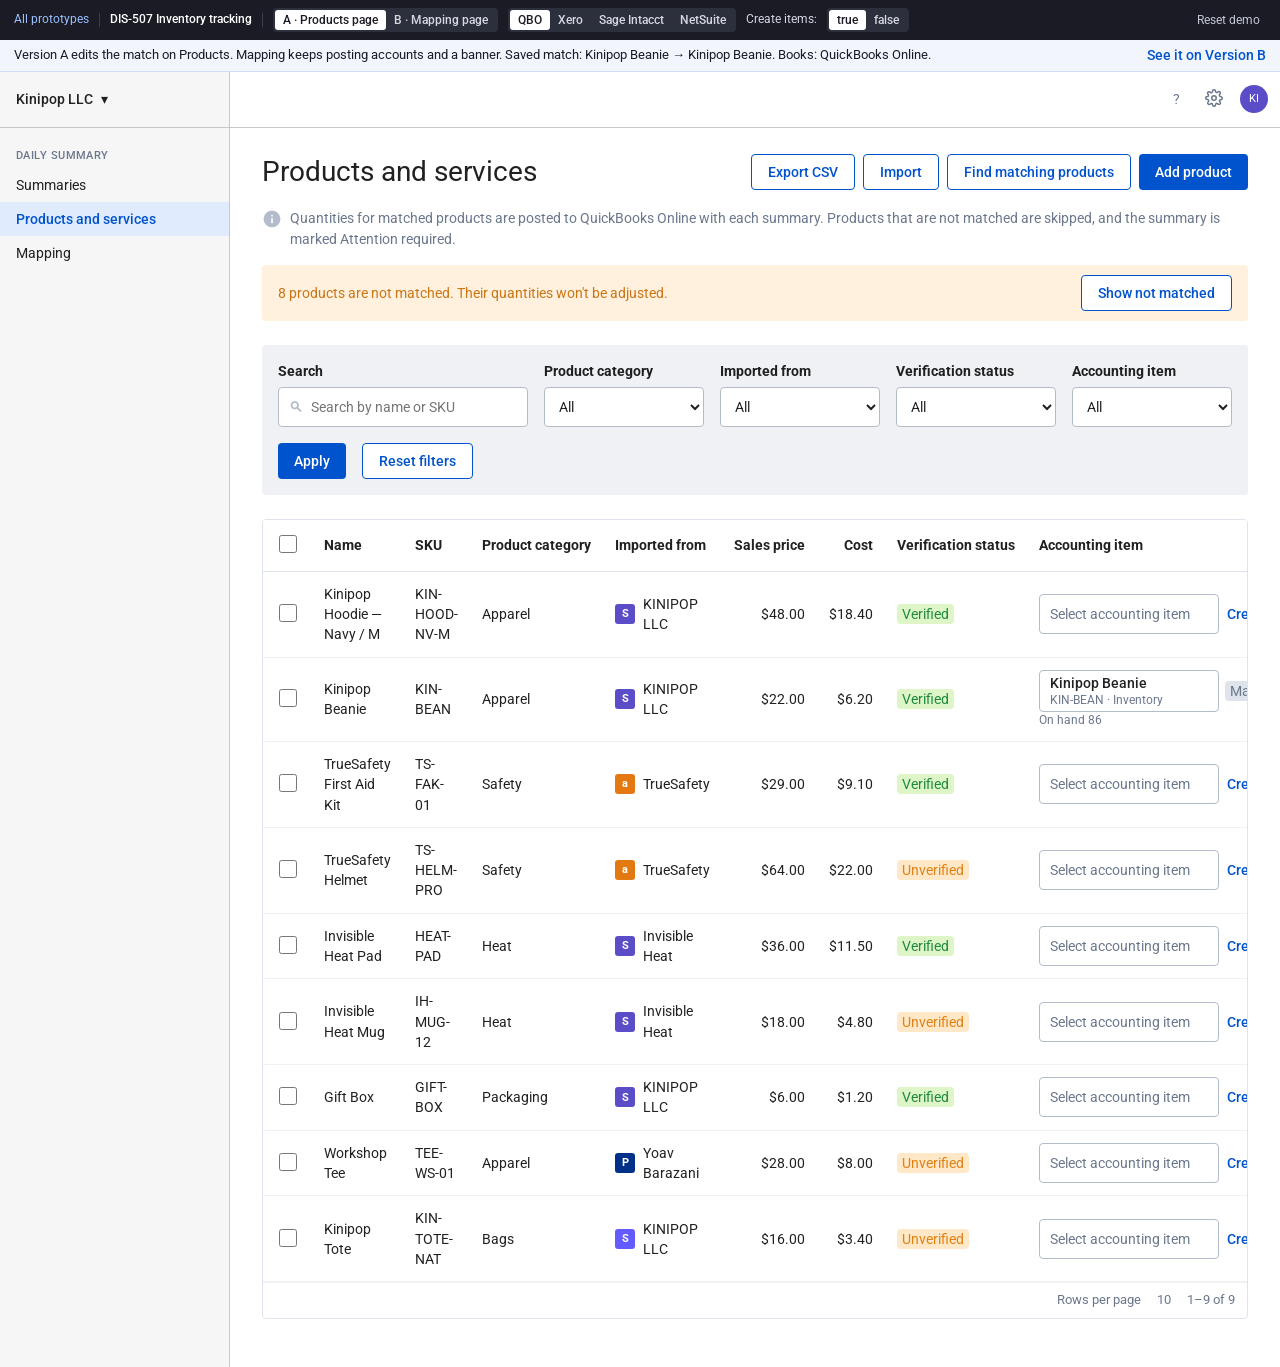
<file: projects/dis-507-inventory-tracking/mock/index.html>
<!DOCTYPE html>
<html lang="en">
<head>
<meta charset="utf-8">
<meta name="viewport" content="width=device-width, initial-scale=1">
<title>DIS-507 · Inventory tracking</title>
<link rel="icon" href="data:,">
<link rel="preconnect" href="https://fonts.googleapis.com">
<link href="https://fonts.googleapis.com/css2?family=Roboto:wght@400;500;700;900&family=Material+Icons" rel="stylesheet">
<link rel="stylesheet" href="app.css">
</head>
<body>
<div id="chrome" class="proto"></div>
<div id="app"></div>
<div id="pop"></div>
<div id="modals"></div>
<div id="toast" class="toast-wrap" aria-live="polite"></div>
<noscript><p style="padding:16px">This prototype needs JavaScript. It is a static page with sample data.</p></noscript>
<script src="app.js"></script>
</body>
</html>
</file>
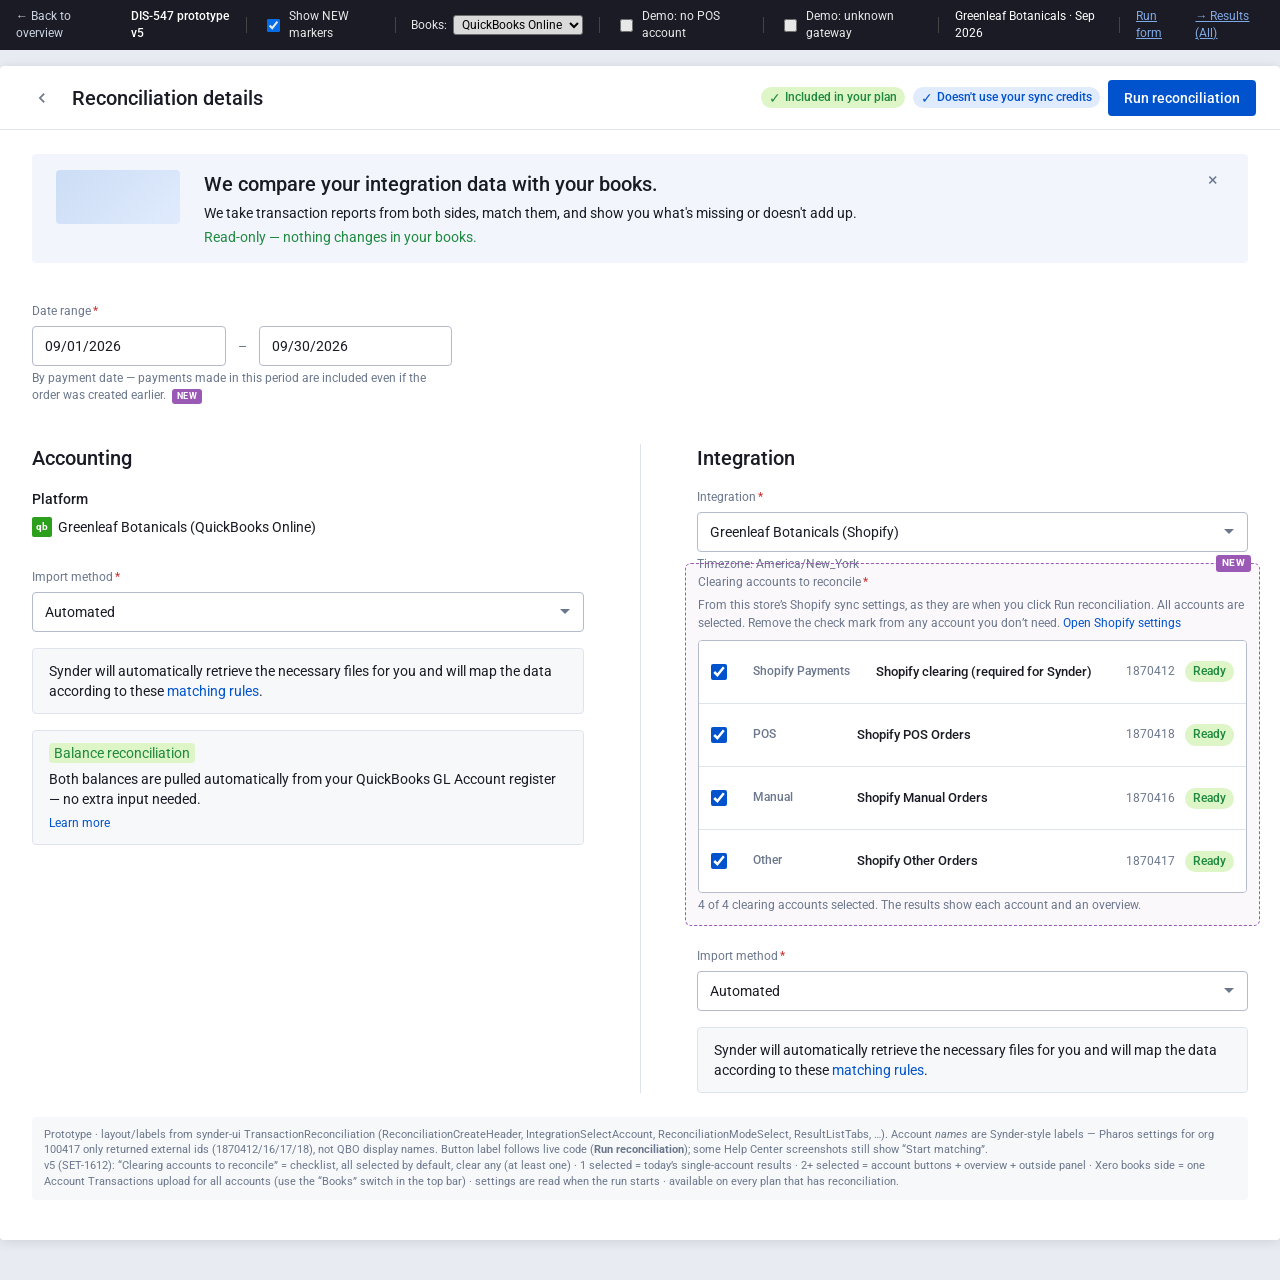
<file: projects/dis-547-shopify-store-recon/mock/index.html>
<!DOCTYPE html>
<html lang="en">
<head>
<meta charset="utf-8">
<meta name="viewport" content="width=device-width, initial-scale=1">
<title>DIS-547 v5 — TR prototype (identical UI + new bits only)</title>
<link href="https://fonts.googleapis.com/css2?family=Roboto:wght@400;500;700&display=swap" rel="stylesheet">
<style>
  :root {
    --primary: #0053CC;
    --primary-50: #80A9E5;
    --primary-20: #CCDDF5;
    --primary-10: #E0EBFD;
    --primary-5: #F2F6FC;
    --err: #CC2929;
    --err-light: #FFDFD8;
    --err-50: #FFECE8;
    --warn: #CB7515;
    --warn-light: #FFF1DD;
    --warn-soft: #FFE8C7;
    --ok: #1F8940;
    --ok-50: #DDF5C7;
    --ok-light: #ECFDDC;
    --ok-dark: #0D6A2A;
    --action-bg: #D6EBFF;
    --action-fg: #3C4EAC;
    --grey: #1A1B24;
    --grey-50: #6B778C;
    --grey-30: #B4BBCB;
    --grey-20: #DFE4EC;
    --grey-10: #EFF1F5;
    --grey-5: #F7F8FA;
    --white: #FFFFFF;
    --border: 1px solid var(--grey-20);
    --font: Roboto, "Helvetica Neue", Arial, sans-serif;
  }
  * { box-sizing: border-box; }
  body {
    margin: 0;
    font-family: var(--font);
    color: var(--grey);
    background: #E8ECF2;
    font-size: 14px;
    line-height: 1.43;
  }
  button, input, select { font-family: inherit; font-size: inherit; }

  /* Prototype chrome (not part of TR product UI) */
  .proto-bar {
    position: sticky; top: 0; z-index: 100;
    background: #1A1B24; color: #fff;
    display: flex; align-items: center; gap: 16px;
    padding: 8px 16px; font-size: 12px;
  }
  .proto-bar b { font-weight: 500; }
  .proto-bar label { display: inline-flex; align-items: center; gap: 6px; cursor: pointer; opacity: .9; }
  .proto-bar .sep { width: 1px; height: 16px; background: #444; }
  .proto-bar a { color: #80A9E5; }

  /* Modal shell matching CommonPageModal */
  .modal-shell {
    max-width: 1344px;
    margin: 16px auto 40px;
    background: var(--white);
    border-radius: 4px;
    box-shadow: 0 2px 12px rgba(26,27,36,.12);
    min-height: 720px;
    display: flex;
    flex-direction: column;
  }
  .page-header {
    display: flex; align-items: center; gap: 12px;
    padding: 12px 24px;
    border-bottom: var(--border);
    min-height: 64px;
  }
  .page-header .back {
    width: 36px; height: 36px; border: 0; background: transparent;
    border-radius: 50%; cursor: pointer; color: var(--grey-50);
    display: flex; align-items: center; justify-content: center;
  }
  .page-header .back:hover { background: var(--grey-10); }
  .page-header h1 {
    margin: 0; font-size: 20px; font-weight: 500; flex: 1;
  }
  .page-header .actions { display: flex; align-items: center; gap: 8px; }

  .page-body { padding: 24px 32px 40px; flex: 1; }

  /* Chips */
  .chip {
    display: inline-flex; align-items: center; gap: 4px;
    padding: 2px 8px; border-radius: 16px; font-size: 12px; font-weight: 500;
    white-space: nowrap;
  }
  .chip-ok { background: var(--ok-50); color: var(--ok); }
  .chip-info { background: var(--primary-10); color: var(--primary); }
  .chip-fail { background: var(--err-light); color: var(--err); }
  .chip-warn { background: var(--warn-soft); color: var(--warn); }
  .chip-action { background: var(--action-bg); color: var(--action-fg); }
  .chip-default { background: var(--grey-20); color: var(--grey-50); }
  .chip .ico { font-size: 14px; line-height: 1; }

  /* Status (FailedStatus / SuccessStatus style — rectangular, not pill) */
  .status {
    display: inline-block; padding: 0 5px; border-radius: 4px;
    font-size: 14px; white-space: nowrap; width: fit-content;
  }
  .status-fail { background: var(--err-light); color: var(--err); }
  .status-ok { background: var(--ok-50); color: var(--ok); }
  .status-action { background: var(--action-bg); color: var(--action-fg); }
  .status-warn { background: var(--warn-soft); color: var(--warn); }

  /* Buttons */
  .btn-primary {
    background: var(--primary); color: #fff; border: 0;
    border-radius: 4px; padding: 8px 16px; font-weight: 500;
    cursor: pointer; height: 36px;
  }
  .btn-primary:hover { background: #0046ad; }
  .btn-primary:disabled { opacity: .45; cursor: not-allowed; }
  .btn-outline {
    background: #fff; color: var(--primary);
    border: 1px solid var(--primary); border-radius: 4px;
    padding: 7px 14px; font-weight: 500; cursor: pointer; height: 36px;
  }
  .btn-outline:hover { background: var(--primary-5); }
  .btn-text {
    background: transparent; border: 0; color: var(--primary);
    cursor: pointer; font-weight: 500; padding: 8px 12px;
  }

  /* Fields */
  .label {
    display: block; font-size: 12px; color: var(--grey-50);
    margin-bottom: 6px; font-weight: 400;
  }
  .label .req { color: var(--err); margin-left: 2px; }
  .field { margin-bottom: 0; }
  .select, .input {
    width: 100%; height: 40px;
    border: 1px solid var(--grey-30); border-radius: 4px;
    padding: 8px 12px; background: #fff; color: var(--grey);
    appearance: none;
    background-image: url("data:image/svg+xml,%3Csvg xmlns='http://www.w3.org/2000/svg' width='12' height='8' viewBox='0 0 12 8'%3E%3Cpath fill='%236B778C' d='M1 1l5 5 5-5'/%3E%3C/svg%3E");
    background-repeat: no-repeat; background-position: right 12px center;
    padding-right: 32px;
  }
  .input { background-image: none; padding-right: 12px; }
  .select:disabled, .input:disabled { background: var(--grey-5); color: var(--grey-50); }
  .hint { font-size: 12px; color: var(--grey-50); margin-top: 4px; }
  .hint a, a.link { color: var(--primary); text-decoration: none; cursor: pointer; }
  .hint a:hover, a.link:hover { text-decoration: underline; }

  .date-row { display: flex; gap: 12px; align-items: flex-end; max-width: 420px; }
  .date-row .field { flex: 1; }
  .date-sep { color: var(--grey-50); padding-bottom: 10px; }

  /* Two-column layout */
  .cols {
    display: flex; gap: 56px; margin-top: 40px; width: 100%;
  }
  .col { flex: 1; min-width: 0; }
  .col-divider {
    width: 1px; background: var(--grey-20); flex-shrink: 0; align-self: stretch;
  }
  .col-title { font-size: 20px; font-weight: 500; margin: 0 0 16px; }
  .platform-row {
    display: flex; align-items: center; gap: 6px; margin-top: 8px;
  }
  .platform-row img, .platform-ico {
    width: 20px; height: 20px; border-radius: 2px;
  }
  .platform-ico {
    display: inline-flex; align-items: center; justify-content: center;
    background: #2CA01C; color: #fff; font-size: 10px; font-weight: 700;
  }
  .platform-ico.shopify { background: #95BF47; }
  .sub-label { font-size: 14px; font-weight: 500; margin: 0; }

  .info-box {
    margin-top: 16px; padding: 12px 16px;
    border: var(--border); border-radius: 4px;
    background: var(--grey-5); font-size: 14px; color: var(--grey);
  }
  .stack-field { margin-top: 32px; }
  .stack-field.first { margin-top: 16px; }

  /* NEW markers */
  .new-wrap {
    position: relative;
    border: 1.5px dashed transparent;
    border-radius: 6px;
    padding: 0;
    transition: border-color .15s, background .15s;
  }
  body.show-new .new-wrap {
    border-color: #9B59B6;
    background: rgba(155,89,182,.04);
    padding: 10px 12px;
    margin: -10px -12px;
  }
  .new-badge {
    display: none;
    position: absolute; top: -9px; right: 8px;
    background: #9B59B6; color: #fff;
    font-size: 10px; font-weight: 700; letter-spacing: .04em;
    padding: 1px 6px; border-radius: 3px;
  }
  body.show-new .new-badge { display: inline-block; }

  /* Auto-filled accounts list */
  .acct-list {
    border: 1px solid var(--grey-30); border-radius: 4px; overflow: hidden;
    background: var(--grey-5);
  }
  .acct-list-row {
    display: flex; align-items: center; gap: 10px;
    padding: 10px 12px; border-bottom: 1px solid var(--grey-20);
    font-size: 13px;
  }
  .acct-list-row:last-child { border-bottom: 0; }
  .acct-list-row .tab {
    min-width: 110px; color: var(--grey-50); font-size: 12px;
  }
  .acct-list-row .name { flex: 1; font-weight: 500; }
  .acct-list-row .id { color: var(--grey-50); font-size: 12px; }
  .warn-inline {
    margin-top: 8px; padding: 8px 12px;
    background: var(--warn-light); border-left: 3px solid var(--warn);
    border-radius: 2px; font-size: 12px; color: var(--grey);
  }

  /* Info banner (create) */
  .info-banner {
    display: flex; gap: 24px; align-items: flex-start;
    padding: 16px 24px; border-radius: 4px;
    background: var(--primary-5); margin-bottom: 40px;
  }
  .info-banner .ill {
    width: 124px; height: 54px; flex-shrink: 0;
    background: linear-gradient(135deg, var(--primary-20), var(--primary-10));
    border-radius: 4px;
  }
  .info-banner h3 { margin: 0 0 4px; font-size: 20px; font-weight: 500; }
  .info-banner p { margin: 0; font-size: 14px; }
  .info-banner .ok-line { color: var(--ok); margin-top: 4px; }
  .info-banner .x {
    margin-left: auto; border: 0; background: transparent;
    color: var(--grey-50); cursor: pointer; font-size: 18px; line-height: 1;
  }

  /* Results */
  .result-title-row {
    display: flex; align-items: center; gap: 10px; flex-wrap: wrap;
  }
  .result-title-row h2 {
    margin: 0; font-size: 24px; font-weight: 500;
  }
  .result-sub { color: var(--grey-50); font-size: 14px; margin-top: 4px; }
  .result-meta {
    display: flex; justify-content: space-between; align-items: flex-start;
    gap: 16px; margin-bottom: 16px;
  }
  .result-meta .right { display: flex; gap: 8px; }

  /* Account switcher — row of clickable status cards (NEW) */
  .account-switch {
    display: flex; flex-direction: column; gap: 8px;
    margin-bottom: 0;
  }
  .account-switch > .label { margin-bottom: 0; }
  .acct-btns {
    display: flex; flex-wrap: wrap; gap: 8px;
  }
  .acct-btn {
    flex: 1 1 160px;
    min-width: 150px;
    max-width: 240px;
    text-align: left;
    background: #fff;
    border: 1px solid var(--grey-20);
    border-radius: 4px;
    padding: 10px 12px;
    cursor: pointer;
    font: inherit;
    color: var(--grey);
    transition: border-color .12s, background .12s, box-shadow .12s;
  }
  .acct-btn:hover { border-color: var(--primary-50); background: var(--primary-5); }
  .acct-btn.on {
    border-color: var(--primary);
    background: var(--primary-5);
    box-shadow: inset 0 0 0 1px var(--primary);
  }
  .acct-btn .ab-name {
    display: block; font-weight: 500; font-size: 13px; margin-bottom: 6px;
    white-space: nowrap; overflow: hidden; text-overflow: ellipsis;
  }
  .acct-btn .ab-meta {
    display: flex; align-items: center; gap: 6px; flex-wrap: wrap;
  }
  .acct-btn .ab-open {
    font-size: 12px; color: var(--grey-50);
  }
  .acct-btn.overview-btn {
    max-width: 180px;
    border-style: dashed;
  }

  /* Outside clearing accounts — accordion panel (NEW) */
  .outside-panel {
    border: 1px solid var(--grey-20);
    border-radius: 4px;
    background: #fff;
    overflow: hidden;
  }
  .outside-panel.has-unknown { border-color: var(--warn); }
  .outside-head {
    display: flex; align-items: center; gap: 10px;
    width: 100%; padding: 12px 16px;
    background: var(--grey-5); border: 0; cursor: pointer;
    font: inherit; color: var(--grey); text-align: left;
  }
  .outside-panel.has-unknown .outside-head { background: var(--warn-light); }
  .outside-head:hover { background: var(--grey-10); }
  .outside-panel.has-unknown .outside-head:hover { background: #ffe4bf; }
  .outside-head .oh-title { font-weight: 500; font-size: 14px; }
  .outside-head .oh-meta { color: var(--grey-50); font-size: 13px; flex: 1; }
  .outside-head .oh-chevron {
    color: var(--grey-50); transition: transform .15s; font-size: 12px;
  }
  .outside-panel.open .oh-chevron { transform: rotate(180deg); }
  .outside-body { display: none; border-top: 1px solid var(--grey-20); }
  .outside-panel.open .outside-body { display: block; }
  .out-group { border-bottom: 1px solid var(--grey-10); }
  .out-group:last-child { border-bottom: 0; }
  .out-group-label {
    padding: 8px 16px 4px; font-size: 11px; font-weight: 500;
    color: var(--grey-50); letter-spacing: .03em; text-transform: uppercase;
  }
  .out-group.unknown .out-group-label { color: var(--warn); }
  .out-row {
    display: grid;
    grid-template-columns: 18px 1fr auto auto;
    gap: 8px 12px; align-items: center;
    width: 100%; padding: 10px 16px;
    background: #fff; border: 0; border-top: 1px solid var(--grey-10);
    cursor: pointer; font: inherit; color: var(--grey); text-align: left;
  }
  .out-row:hover { background: var(--grey-5); }
  .out-row .or-chevron { color: var(--grey-30); font-size: 11px; transition: transform .15s; }
  .out-row.open .or-chevron { transform: rotate(90deg); color: var(--grey-50); }
  .out-row .or-name { font-weight: 500; font-size: 13px; }
  .out-row .or-reason { display: block; font-size: 12px; color: var(--grey-50); font-weight: 400; margin-top: 2px; }
  .out-row .or-count { font-size: 12px; color: var(--grey-50); white-space: nowrap; }
  .out-row .or-amt { font-size: 13px; font-weight: 500; white-space: nowrap; text-align: right; }
  .out-row.unknown-row { background: var(--warn-light); }
  .out-row.unknown-row:hover { background: #ffe4bf; }
  .out-row.unknown-row .or-name { color: var(--warn); }
  .out-empty {
    padding: 10px 16px 12px 46px; font-size: 13px; color: var(--grey-50);
    border-top: 1px solid var(--grey-10); font-style: italic;
  }
  .out-payments {
    display: none; padding: 0 16px 12px 46px; background: var(--grey-5);
    border-top: 1px solid var(--grey-10);
  }
  .out-row.open + .out-payments { display: block; }
  .out-payments table {
    width: 100%; border-collapse: collapse; font-size: 12px;
    background: #fff; border: 1px solid var(--grey-20); border-radius: 4px; overflow: hidden;
  }
  .out-payments th {
    text-align: left; font-weight: 500; color: var(--grey-50);
    padding: 6px 10px; background: var(--grey-5); border-bottom: 1px solid var(--grey-20);
  }
  .out-payments td { padding: 6px 10px; border-bottom: 1px solid var(--grey-10); }
  .out-payments tr:last-child td { border-bottom: 0; }
  .out-payments td.num { text-align: right; }

  .balance-box {
    border: 1px solid var(--err); border-radius: 4px;
    background: var(--err-50); margin-bottom: 16px; overflow: hidden;
  }
  .balance-box.ok { border-color: var(--ok); background: var(--ok-light); }
  .balance-sum {
    padding: 12px 16px; font-size: 14px; font-weight: 500;
    display: flex; justify-content: space-between; align-items: center;
    cursor: pointer;
  }
  .balance-box.ok .balance-sum { color: var(--ok); }
  .balance-box:not(.ok) .balance-sum { color: var(--err); }
  .balance-cells {
    display: flex; flex-wrap: wrap; border-top: 1px solid var(--err);
    align-items: stretch;
  }
  .balance-box.ok .balance-cells { border-top-color: var(--ok); }
  .bcell {
    padding: 12px 16px; min-width: 140px; flex: 1;
  }
  .bcell .l { font-size: 12px; color: var(--grey-50); margin-bottom: 4px; }
  .bcell .v { font-size: 14px; font-weight: 500; }
  .bcell.emph { background: var(--err-light); }
  .balance-box.ok .bcell.emph { background: var(--ok-50); }
  .bop {
    display: flex; align-items: center; padding: 0 4px;
    color: var(--grey-50); font-weight: 500;
  }

  .warn-banner {
    display: flex; align-items: center; gap: 10px;
    padding: 10px 16px; margin-bottom: 16px;
    background: var(--warn-light); border-radius: 4px;
    color: var(--warn); font-size: 14px;
  }
  .warn-banner .x { margin-left: auto; border: 0; background: transparent; color: var(--warn); cursor: pointer; }

  /* Tabs */
  .tabs {
    display: flex; border-bottom: var(--border); gap: 0; margin-bottom: 0;
  }
  .tab {
    padding: 12px 16px; border: 0; background: transparent;
    cursor: pointer; font-weight: 500; color: var(--grey-50);
    border-bottom: 2px solid transparent; margin-bottom: -1px;
    display: inline-flex; align-items: center; gap: 8px;
  }
  .tab.on { color: var(--primary); border-bottom-color: var(--primary); }
  .tab .cnt {
    display: inline-block; padding: 0 6px; border-radius: 10px;
    font-size: 12px; font-weight: 500;
  }
  .tab .cnt.ok { background: var(--ok-50); color: var(--ok); }
  .tab .cnt.warn { background: var(--warn-soft); color: var(--warn); }
  .tab .cnt.fail { background: var(--err-light); color: var(--err); }
  .tab .cnt.def { background: var(--grey-20); color: var(--grey-50); }

  /* Filters */
  .filters {
    display: flex; flex-wrap: wrap; gap: 12px; align-items: flex-end;
    padding: 12px 16px; background: var(--primary-5);
    border: var(--border); border-top: 0; margin-bottom: 0;
  }
  .filters .field { min-width: 120px; }
  .filters .field.grow { flex: 1; min-width: 160px; }
  .filters .label { margin-bottom: 4px; }

  /* Table */
  .table-wrap { border: var(--border); border-top: 0; overflow-x: auto; }
  table.res {
    width: 100%; border-collapse: collapse; font-size: 14px;
  }
  table.res th {
    text-align: left; font-weight: 500; font-size: 12px; color: var(--grey-50);
    padding: 10px 12px; border-bottom: var(--border); background: #fff;
    white-space: nowrap;
  }
  table.res th.num, table.res td.num { text-align: right; }
  table.res td {
    padding: 12px; border-bottom: 1px solid var(--grey-10);
    vertical-align: middle;
  }
  table.res tr:hover td { background: var(--grey-5); }
  table.res .muted { color: var(--grey-50); }
  .ex-note {
    font-size: 11px; color: var(--grey-50); font-style: italic;
  }

  /* v3: inline NEW tag (for small additions inside existing elements) */
  .new-tag {
    display: none; margin-left: 6px; vertical-align: middle;
    background: #9B59B6; color: #fff; font-size: 9px; font-weight: 700;
    letter-spacing: .04em; padding: 0 5px; border-radius: 3px; line-height: 15px;
  }
  body.show-new .new-tag { display: inline-block; }
  body.show-new .new-col { background: rgba(155,89,182,.05); }
  .pm-split { display: block; font-size: 11px; color: var(--grey-50); }
  table.res:not(.with-refund-id) .col-refund { display: none; }
  .hidden { display: none !important; }

  /* v4: Xero books side (existing Assisted upload pattern) */
  .platform-ico.xero { background: #13B5EA; }
  .acc-howto { margin-top: 16px; border: var(--border); border-radius: 4px; }
  .acc-howto-head {
    width: 100%; display: flex; align-items: center; justify-content: space-between;
    background: #fff; border: 0; padding: 12px 16px; cursor: pointer; font-weight: 500; text-align: left;
  }
  .acc-howto-body { padding: 0 16px 12px; font-size: 14px; }
  .acc-howto:not(.open) .acc-howto-body { display: none; }
  .acc-howto.open .acc-howto-head .chev { transform: rotate(180deg); }
  .acc-howto ol { margin: 0; padding-left: 20px; }
  .acc-howto li { margin-bottom: 4px; }
  .acc-howto .divider { height: 1px; background: var(--grey-20); margin: 12px 0; }
  .dropzone {
    margin-top: 14px; border: 1px dashed var(--grey-30); border-radius: 4px;
    padding: 20px 16px; text-align: center; cursor: pointer; background: #fff;
  }
  .dropzone:hover { border-color: var(--primary); background: var(--primary-5); }
  .dropzone .dz-main { font-weight: 500; }
  .dropzone .dz-main a { color: var(--primary); }
  .dropzone .dz-sub { font-size: 12px; color: var(--grey-50); margin-top: 4px; }
  .dropzone.err { border-color: var(--err); }
  .field-error { font-size: 12px; color: var(--err); margin-top: 4px; }
  .file-info {
    margin-top: 14px; border: var(--border); border-radius: 4px; padding: 12px 8px 12px 16px;
    display: flex; align-items: center; gap: 10px;
  }
  .file-info .xl { width: 24px; height: 24px; border-radius: 3px; background: #1D6F42; color: #fff;
    font-size: 10px; font-weight: 700; display: inline-flex; align-items: center; justify-content: center; }
  .file-info .fn { font-weight: 500; flex: 1; }
  .file-info .fs { color: var(--grey-50); }
  .file-info .del { border: 0; background: transparent; cursor: pointer; color: var(--grey-50); font-size: 16px; }
  .file-accts { margin-top: 8px; font-size: 12px; color: var(--grey-50); }
  .file-accts div::before { content: "✓ "; color: var(--ok); }
  .acct-list-row.missing .name { color: var(--grey-50); font-weight: 400; font-style: italic; }
  .proto-bar select { font-size: 12px; padding: 1px 4px; border-radius: 3px; }
  /* v5: clearing accounts checklist */
  .chk-row { cursor: pointer; background: #fff; }
  .chk-row:hover { background: var(--primary-5); }
  .chk-row input { margin: 0; width: 16px; height: 16px; accent-color: var(--primary); cursor: pointer; }
  .chk-row.missing { cursor: default; background: var(--grey-5); }
  .chk-row.missing:hover { background: var(--grey-5); }
  .chk-row.missing input { cursor: not-allowed; }
  .chk-row.off .name, .chk-row.off .tab { color: var(--grey-50); }
  .footer-note {
    margin-top: 24px; padding: 10px 12px;
    background: var(--grey-5); border-radius: 4px;
    font-size: 11px; color: var(--grey-50);
  }
</style>
</head>
<body class="show-new">

<!-- Prototype controls (not product UI) -->
<div class="proto-bar">
  <a href="../" style="color:#cbd5e1;text-decoration:none;margin-right:8px">&larr; Back to overview</a>
  <b>DIS-547 prototype v5</b>
  <span class="sep"></span>
  <label><input type="checkbox" id="togNew" checked onchange="document.body.classList.toggle('show-new', this.checked)"> Show NEW markers</label>
  <span class="sep"></span>
  <label>Books: <select id="selBooks" onchange="setBooks(this.value)"><option value="qbo" selected>QuickBooks Online</option><option value="xero">Xero</option></select></label>
  <span class="sep"></span>
  <label><input type="checkbox" id="togNoPos" onchange="toggleNoPos(this.checked)"> Demo: no POS account</label>
  <span class="sep"></span>
  <label><input type="checkbox" id="togUnknown" onchange="toggleDemoUnknown(this.checked)"> Demo: unknown gateway</label>
  <span class="sep"></span>
  <span>Greenleaf Botanicals · Sep 2026</span>
  <span class="sep"></span>
  <a href="#" onclick="showScreen('run');return false">Run form</a>
  <a href="#" onclick="runAll();return false">→ Results (All)</a>
</div>

<!-- ===================== RUN FORM ===================== -->
<div class="modal-shell" id="screen-run">
  <div class="page-header">
    <button class="back" title="Back" aria-label="Back">
      <svg width="20" height="20" viewBox="0 0 24 24" fill="currentColor"><path d="M15.41 7.41 14 6l-6 6 6 6 1.41-1.41L10.83 12z"/></svg>
    </button>
    <h1>Reconciliation details</h1>
    <div class="actions">
      <span class="chip chip-ok"><span class="ico">✓</span> Included in your plan</span>
      <span class="chip chip-info"><span class="ico">✓</span> Doesn't use your sync credits</span>
      <button class="btn-primary" id="btnRun" onclick="onRun()">Run reconciliation</button>
    </div>
  </div>
  <div class="page-body">
    <div class="info-banner" id="infoBanner">
      <div class="ill" aria-hidden="true"></div>
      <div>
        <h3>We compare your integration data with your books.</h3>
        <p>We take transaction reports from both sides, match them, and show you what's missing or doesn't add up.</p>
        <p class="ok-line">Read-only — nothing changes in your books.</p>
      </div>
      <button class="x" onclick="this.parentElement.classList.add('hidden')" aria-label="Close banner">×</button>
    </div>

    <div class="field" style="max-width:420px">
      <label class="label">Date range<span class="req">*</span></label>
      <div class="date-row">
        <div class="field"><input class="input" value="09/01/2026" readonly></div>
        <span class="date-sep">–</span>
        <div class="field"><input class="input" value="09/30/2026" readonly></div>
      </div>
      <div class="hint">By payment date — payments made in this period are included even if the order was created earlier.<span class="new-tag">NEW</span></div>
    </div>

    <div class="cols">
      <!-- Accounting -->
      <div class="col">
        <h2 class="col-title">Accounting</h2>
        <div class="stack-field first">
          <p class="sub-label">Platform</p>
          <div class="platform-row">
            <span class="platform-ico" id="accIco" title="QuickBooks Online">qb</span>
            <span id="accPlatName">Greenleaf Botanicals (QuickBooks Online)</span>
          </div>
        </div>
        <div class="stack-field">
          <label class="label">Import method<span class="req">*</span></label>
          <select class="select" id="accMode"><option>Automated</option></select>
        </div>
        <div class="info-box" id="accAutoInfo">
          Synder will automatically retrieve the necessary files for you and will map the data according to these
          <a class="link">matching rules</a>.
        </div>

        <!-- Xero: existing Assisted upload (Account Transactions), v4 = one file for all clearing accounts -->
        <div class="hidden" id="xeroUploadBlock">
          <div class="acc-howto open" id="xeroHowTo">
            <button type="button" class="acc-howto-head" onclick="document.getElementById('xeroHowTo').classList.toggle('open')">
              <span>How to get Account Transactions from Xero</span><span class="chev">▾</span>
            </button>
            <div class="acc-howto-body">
              <ol>
                <li>Open Xero Reporting <a class="link">reporting.xero.com</a> → Account Transactions</li>
                <li id="xeroStepAccts">Select accounts: <b>the clearing accounts you selected</b><span class="new-tag">NEW</span> (<span id="xeroAcctNames">Shopify Payments, POS, Manual, Other</span>), Accounts Receivable, Accounts Payable, Realized Currency Gains</li>
                <li>Pick the date range that matches the reconciliation date range</li>
                <li>Set Grouping to Group by Account</li>
                <li>Select columns: Contact, Credit, Date, Debit, Description, Reference, Running Balance, Source. Then also either: Net (single-currency Xero) or Net (Source), Net (USD), Currency (multi-currency Xero)</li>
                <li>Export as Excel</li>
              </ol>
              <div style="margin-top:6px">Tip: save the report settings as a Custom view in Xero to avoid this next time.</div>
              <div class="divider"></div>
              <div>Need more detail? <a class="link">See the full guide with screenshots ↗</a></div>
            </div>
          </div>
          <div class="new-wrap" style="margin-top:20px">
            <span class="new-badge">NEW</span>
            <div class="hint" style="margin-top:0">One file for all selected clearing accounts. Synder takes the section of each account from this file. You upload it one time.</div>
          </div>
          <div class="dropzone" id="xeroDrop" onclick="xeroUpload()" role="button" tabindex="0">
            <div class="dz-main">Drag and drop your file here or <a>browse</a></div>
            <div class="dz-sub">XLS or XLSX formats, up to 100MB</div>
          </div>
          <div class="field-error hidden" id="xeroErr">Upload the Account Transactions report to run reconciliation.</div>
          <div class="hidden" id="xeroFile">
            <div class="file-info">
              <span class="xl">XLS</span>
              <span class="fn">Greenleaf_Account_Transactions_Sep2026.xlsx</span>
              <span class="fs">0.4 Mb</span>
              <button type="button" class="del" title="Remove file" onclick="xeroRemove()">×</button>
            </div>
            <div class="new-wrap" style="margin-top:18px">
              <span class="new-badge">NEW</span>
              <div class="file-accts" id="xeroFileAccts"></div>
            </div>
          </div>
        </div>

        <div class="info-box" style="margin-top:16px">
          <div style="display:flex;align-items:center;gap:8px;margin-bottom:6px">
            <span class="status status-ok">Balance reconciliation</span>
          </div>
          <span id="balSrcText">Both balances are pulled automatically from your QuickBooks GL Account register — no extra input needed.</span>
          <div class="hint" style="margin-top:6px"><a class="link">Learn more</a></div>
        </div>
      </div>

      <div class="col-divider"></div>

      <!-- Integration -->
      <div class="col">
        <h2 class="col-title">Integration</h2>
        <div class="stack-field first">
          <label class="label">Integration<span class="req">*</span></label>
          <select class="select" id="selIntegration" onchange="onIntegrationChange()">
            <option value="">Select...</option>
            <option value="shopify" selected>Greenleaf Botanicals (Shopify)</option>
            <option value="afterpay">110670435 (Afterpay)</option>
            <option value="tiktok">Greenleaf Botanicals (TikTok)</option>
            <option value="any">Any account</option>
          </select>
          <div class="hint">Timezone: America/New_York</div>
        </div>

        <!-- NEW v5: clearing accounts checklist (Shopify only) — replaces the single "Account to reconcile" select for Shopify -->
        <div class="stack-field new-wrap" id="scopeBlock">
          <span class="new-badge">NEW</span>
          <label class="label">Clearing accounts to reconcile<span class="req">*</span></label>
          <div class="hint" style="margin:0 0 8px">From this store’s Shopify sync settings, as they are when you click Run reconciliation. All accounts are selected. Remove the check mark from any account you don’t need. <a class="link">Open Shopify settings</a></div>
          <div class="acct-list" id="acctChecklist" role="group" aria-label="Clearing accounts to reconcile"></div>
          <div class="hint" id="selCount"></div>
          <div class="field-error hidden" id="selErr">Select at least one clearing account.</div>
          <div class="warn-inline hidden" id="fallbackWarn">
            POS has no clearing account in your Shopify sync settings. POS payments will show as <b>Unassigned</b> in the results. <a class="link">Open Shopify settings</a>
          </div>
        </div>

        <div class="stack-field" id="modeBlock">
          <label class="label">Import method<span class="req">*</span></label>
          <select class="select"><option>Automated</option></select>
        </div>
        <div class="info-box" id="intInfoBox">
          Synder will automatically retrieve the necessary files for you and will map the data according to these
          <a class="link">matching rules</a>.
        </div>
      </div>
    </div>

    <div class="footer-note">
      Prototype · layout/labels from synder-ui TransactionReconciliation (ReconciliationCreateHeader, IntegrationSelectAccount, ReconciliationModeSelect, ResultListTabs, …).
      Account <i>names</i> are Synder-style labels — Pharos settings for org 100417 only returned external ids (1870412/16/17/18), not QBO display names.
      Button label follows live code (<b>Run reconciliation</b>); some Help Center screenshots still show “Start matching”.<br>
      v5 (SET-1612): “Clearing accounts to reconcile” = checklist, all selected by default, clear any (at least one) · 1 selected = today’s single-account results · 2+ selected = account buttons + overview + outside panel · Xero books side = one Account Transactions upload for all accounts (use the “Books” switch in the top bar) · settings are read when the run starts · available on every plan that has reconciliation.
    </div>
  </div>
</div>

<!-- ===================== RESULTS ===================== -->
<div class="modal-shell hidden" id="screen-results">
  <div class="page-header">
    <button class="back" title="Back" aria-label="Back" onclick="showScreen('run')">
      <svg width="20" height="20" viewBox="0 0 24 24" fill="currentColor"><path d="M15.41 7.41 14 6l-6 6 6 6 1.41-1.41L10.83 12z"/></svg>
    </button>
    <h1>Reconciliation results</h1>
    <div class="actions">
      <button class="btn-outline">Copy share link</button>
      <button class="btn-outline">Refresh data</button>
    </div>
  </div>
  <div class="page-body" style="display:flex;flex-direction:column;gap:16px">

    <!-- NEW: account switcher — clickable status cards -->
    <div class="new-wrap" id="acctSwitchWrap">
      <span class="new-badge">NEW</span>
      <div class="account-switch">
        <label class="label">Account</label>
        <div class="acct-btns" id="acctBtns" role="tablist" aria-label="Clearing accounts"></div>
        <div class="hint hidden" id="xeroResNote">Books data for every account comes from one upload: Greenleaf_Account_Transactions_Sep2026.xlsx (Xero).</div>
      </div>
    </div>

    <div class="result-meta">
      <div>
        <div class="result-title-row">
          <h2 id="resTitle">Shopify clearing (required for Synder)</h2>
          <span class="status status-fail" id="resStatus">Attention required</span>
        </div>
        <div class="result-sub" id="resSub">Greenleaf Botanicals (Shopify) / Sep 1 – 30, 2026</div>
      </div>
      <div class="right">
        <button class="btn-outline">Process log</button>
        <button class="btn-outline">Export ▾</button>
      </div>
    </div>


    <div class="balance-box" id="balanceBox">
      <div class="balance-sum" onclick="this.parentElement.classList.toggle('collapsed')">
        <span id="balanceSumText">Balance is off by 142.18 USD <span class="ex-note">(example)</span></span>
        <span>▾</span>
      </div>
      <div class="balance-cells" id="balanceCells">
        <div class="bcell"><div class="l">Accounting beginning balance</div><div class="v">12,440.00 USD <span class="ex-note">ex.</span></div></div>
        <div class="bop">+</div>
        <div class="bcell"><div class="l">Increase</div><div class="v" id="balInc">119,695.40 USD</div></div>
        <div class="bop">−</div>
        <div class="bcell"><div class="l">Decrease</div><div class="v" id="balDec">116,575.93 USD</div></div>
        <div class="bop">=</div>
        <div class="bcell emph"><div class="l">Calculated ending balance</div><div class="v" id="balCalc">15,559.47 USD <span class="ex-note">ex.</span></div></div>
        <div class="bcell"><div class="l">Accounting ending balance</div><div class="v" id="balEnd">15,417.29 USD <span class="ex-note">ex.</span></div></div>
        <div class="bcell emph"><div class="l">Difference</div><div class="v" id="balDiff">142.18 USD <span class="ex-note">ex.</span></div></div>
      </div>
    </div>

    <!-- NEW v3: settings vs books mismatch (POS cash refunds) -->
    <div class="new-wrap hidden" id="settingsMismatchWrap">
      <span class="new-badge">NEW</span>
      <div class="warn-banner" style="margin-bottom:0">
        <span>⚠</span>
        <span id="settingsMismatchText"></span>
        <a class="link" style="margin-left:auto;white-space:nowrap">Open Shopify settings</a>
      </div>
    </div>

    <div class="warn-banner" id="warnBanner">
      <span>⚠</span>
      <span>Resolve all transactions in Missing source and Discrepancy to finish reconciliation.</span>
      <button class="x" onclick="this.parentElement.classList.add('hidden')">×</button>
    </div>

    <div>
      <div class="tabs" id="tabs">
        <button class="tab on" data-tab="matched" onclick="setTab(this)">Matched <span class="cnt ok" id="cMatched">718</span></button>
        <button class="tab" data-tab="disc" onclick="setTab(this)">Discrepancy <span class="cnt warn" id="cDisc">2</span></button>
        <button class="tab" data-tab="miss" onclick="setTab(this)">Missing source <span class="cnt fail" id="cMiss">13</span></button>
        <button class="tab" data-tab="ign" onclick="setTab(this)">Ignored <span class="cnt def" id="cIgn">0</span></button>
      </div>
      <div class="filters">
        <div class="field grow">
          <label class="label">Search</label>
          <input class="input" placeholder="Search">
        </div>
        <div class="field" style="min-width:200px">
          <label class="label">Date range</label>
          <div class="date-row" style="max-width:none">
            <input class="input" placeholder="From">
            <input class="input" placeholder="To">
          </div>
        </div>
        <div class="field" style="min-width:160px">
          <label class="label">Amount</label>
          <div class="date-row" style="max-width:none">
            <input class="input" placeholder="Min">
            <input class="input" placeholder="Max">
          </div>
        </div>
        <div class="field" style="min-width:120px">
          <label class="label">Match type</label>
          <select class="select"><option>All</option><option>Auto</option><option>Assisted</option><option>Manual</option></select>
        </div>
        <div class="field" style="min-width:100px">
          <label class="label">Currency</label>
          <select class="select"><option>All</option><option>USD</option></select>
        </div>
        <button class="btn-primary">Apply</button>
        <button class="btn-text">Reset filters</button>
      </div>
      <div class="table-wrap">
        <table class="res" id="resTable">
          <thead>
            <tr>
              <th style="width:35px"></th>
              <th style="width:35px"><input type="checkbox"></th>
              <th>Date</th>
              <th>Matching ID</th>
              <th class="new-col col-refund">Refund ID<span class="new-tag">NEW</span></th>
              <th class="num">Total amount</th>
              <th>Types</th>
              <th class="new-col">Payment method<span class="new-tag">NEW</span></th>
              <th>Match type</th>
              <th>Count</th>
            </tr>
          </thead>
          <tbody id="resBody"></tbody>
        </table>
      </div>
    </div>

    <!-- NEW: Outside clearing accounts accordion -->
    <div class="new-wrap hidden" id="bucketStripWrap" style="margin-top:24px">
      <span class="new-badge">NEW</span>
      <div class="outside-panel open" id="outsidePanel">
        <button type="button" class="outside-head" id="outsideHead" onclick="toggleOutsidePanel()">
          <span class="oh-title">Outside clearing accounts</span>
          <span class="oh-meta" id="outsideMeta">92 payments · $9,578.12</span>
          <span class="status status-warn hidden" id="outsideWarnChip">Needs review</span>
          <span class="oh-chevron">▾</span>
        </button>
        <div class="outside-body" id="outsideBody"></div>
      </div>
    </div>

    <div class="footer-note">
      Matched / discrepancy / missing counts marked <span class="ex-note">example</span> are estimates for books-side matching (full TR matcher not re-run).
      Shopify-side payment rows &amp; amounts are from the Sep 2026 reports (org 100417).
      Payouts ($131,184.61 net / 47) apply to Shopify Payments only.<br>
      v5: with one account selected, the results show that account only (no account buttons, no outside panel), the same as today. Xero mode reuses the same results; only the books-side source changes.<br>
      v3 additions (rows marked <span class="ex-note">example</span>: PayPal, split POS order, POS cash refund, August-order payment) use figures from a second, per-transaction test store (org 100388, Sep 2026), to show the four rules from that check: PayPal settled outside · split POS payments routed by payment method · refund ID for POS cash refunds · period by payment date.
    </div>
  </div>
</div>

<script>
/* Real Sep 2026 routing (reports) + example books-side match counts */
/* Outside clearing accounts — real Sep 2026 Net_payments splits (SUCCESS SALE/CAPTURE/REFUND, processed_at NY) */
const OUTSIDE = {
  settled: [
    {
      key: 'tiktok',
      name: 'TikTok Shop',
      gateway: 'tiktok_shop',
      count: 55,
      amount: 3848.71,
      reason: 'Paid out by TikTok Shop',
      group: 'settled',
      payments: [
        { date: 'Sep 29, 2026', order: '#13502', gateway: 'tiktok_shop', amount: 32.10 },
        { date: 'Sep 27, 2026', order: '#13465', gateway: 'tiktok_shop', amount: 230.10 },
        { date: 'Sep 24, 2026', order: '#13365', gateway: 'tiktok_shop', amount: 61.13 },
        { date: 'Sep 24, 2026', order: '#13366', gateway: 'tiktok_shop', amount: 51.53 },
      ],
    },
    {
      key: 'afterpay',
      name: 'Afterpay',
      gateway: 'Afterpay US (New)',
      count: 25,
      amount: 4861.36,
      reason: 'Paid out by Afterpay',
      group: 'settled',
      payments: [
        { date: 'Sep 30, 2026', order: '#13512', gateway: 'Afterpay US (New)', amount: 150.00 },
        { date: 'Sep 30, 2026', order: '#13510', gateway: 'Afterpay US (New)', amount: 91.60 },
        { date: 'Sep 29, 2026', order: '#13488', gateway: 'Afterpay US (New)', amount: 190.00 },
        { date: 'Sep 27, 2026', order: '#13472', gateway: 'Afterpay US (New)', amount: 581.98 },
      ],
    },
    {
      key: 'paypal',
      name: 'PayPal',
      gateway: 'paypal',
      count: 132,
      amount: 20436.05,
      reason: 'Synced by your PayPal connection — not in the Shopify clearing account',
      group: 'settled',
      example: true,
      newRule: true,
      payments: [
        { date: 'Sep 30, 2026', order: '#K14-270912', gateway: 'paypal', amount: 330.19 },
        { date: 'Sep 30, 2026', order: '#K14-270908', gateway: 'paypal', amount: 284.63 },
        { date: 'Sep 30, 2026', order: '#K14-270904', gateway: 'paypal', amount: 468.68 },
        { date: 'Sep 30, 2026', order: '#K14-270868', gateway: 'paypal', amount: 651.04 },
      ],
    },
  ],
  excluded: [
    {
      key: 'gift_card',
      name: 'Gift card',
      gateway: 'gift_card',
      count: 7,
      amount: 648.05,
      reason: 'Paid with previously collected money',
      group: 'excluded',
      payments: [
        { date: 'Sep 28, 2026', order: '#13481', gateway: 'gift_card', amount: 100.00 },
        { date: 'Sep 26, 2026', order: '#13432', gateway: 'gift_card', amount: 198.05 },
        { date: 'Sep 12, 2026', order: '#13002', gateway: 'gift_card', amount: 100.00 },
        { date: 'Sep 11, 2026', order: '#12945', gateway: 'gift_card', amount: 100.00 },
      ],
    },
    {
      key: 'store_credit',
      name: 'Store credit',
      gateway: 'shopify_store_credit',
      count: 5,
      amount: 220.00,
      reason: 'Paid with previously collected money',
      group: 'excluded',
      payments: [
        { date: 'Sep 25, 2026', order: '#13398', gateway: 'shopify_store_credit', amount: 10.00 },
        { date: 'Sep 23, 2026', order: '#13348', gateway: 'shopify_store_credit', amount: 75.00 },
        { date: 'Sep 7, 2026', order: '#12885', gateway: 'shopify_store_credit', amount: 50.00 },
        { date: 'Sep 6, 2026', order: '#12846', gateway: 'shopify_store_credit', amount: 75.00 },
      ],
    },
  ],
  unknown: [], // Greenleaf Botanicals: 0 unrecognized this period
};

const DEMO_UNKNOWN = {
  key: 'klarna_demo',
  name: 'klarna_pay_later',
  gateway: 'klarna_pay_later',
  count: 2,
  amount: 184.00,
  reason: 'Unrecognized gateway — needs a clearing account in settings',
  group: 'unknown',
  example: true,
  payments: [
    { date: 'Sep 18, 2026', order: '#13120', gateway: 'klarna_pay_later', amount: 99.00 },
    { date: 'Sep 9, 2026', order: '#12901', gateway: 'klarna_pay_later', amount: 85.00 },
  ],
};

let demoUnknown = false;
let noPos = false;
let books = 'qbo';
let xeroUploaded = false;

const POS_UNASSIGNED = {
  key: 'pos_unassigned',
  name: 'POS orders',
  gateway: 'cash (POS)',
  count: 63,
  amount: 2331.48,
  reason: 'No POS clearing account in your Shopify sync settings',
  group: 'unknown',
  example: true,
  payments: [
    { date: 'Sep 28, 2026', order: 'POS · pos-cash-…01', gateway: 'cash', amount: 84.00 },
    { date: 'Sep 22, 2026', order: 'POS · pos-cash-…02', gateway: 'cash', amount: 126.50 },
    { date: 'Sep 15, 2026', order: 'POS · pos-mix-…03', gateway: 'cash', amount: 19.64 },
  ],
};

function unassignedRows() {
  return [...(noPos ? [POS_UNASSIGNED] : []), ...(demoUnknown ? [DEMO_UNKNOWN] : []), ...OUTSIDE.unknown];
}

function outsideTotals() {
  const known = [...OUTSIDE.settled, ...OUTSIDE.excluded];
  const unk = unassignedRows();
  const all = known.concat(unk);
  const count = all.reduce((s, r) => s + r.count, 0);
  const amount = all.reduce((s, r) => s + r.amount, 0);
  return { count, amount, unknownCount: unk.reduce((s, r) => s + r.count, 0), unknownAmount: unk.reduce((s, r) => s + r.amount, 0), unknownRows: unk };
}

function fmtMoney(n) {
  return '$' + n.toLocaleString('en-US', { minimumFractionDigits: 2, maximumFractionDigits: 2 });
}

function toggleOutsidePanel() {
  document.getElementById('outsidePanel').classList.toggle('open');
}

function toggleDemoUnknown(on) {
  demoUnknown = !!on;
  renderOutsidePanel();
}

function toggleOutRow(btn) {
  btn.classList.toggle('open');
}

function renderOutsidePanel() {
  const panel = document.getElementById('outsidePanel');
  if (!panel) return;
  const t = outsideTotals();
  const meta = document.getElementById('outsideMeta');
  const warn = document.getElementById('outsideWarnChip');
  meta.textContent = `${t.count.toLocaleString()} payments · ${fmtMoney(t.amount)}`;
  const hasUnk = t.unknownCount > 0;
  panel.classList.toggle('has-unknown', hasUnk);
  warn.classList.toggle('hidden', !hasUnk);
  if (hasUnk) warn.textContent = `${t.unknownCount} unassigned`;

  const body = document.getElementById('outsideBody');
  const rowHtml = (r) => {
    const unk = r.group === 'unknown';
    const amtNote = r.example ? ' <span class="ex-note">(example)</span>' : '';
    const payRows = (r.payments || []).map(p =>
      `<tr><td>${p.date}</td><td>${p.order}</td><td>${p.gateway}</td><td class="num">${fmtMoney(p.amount)}</td></tr>`
    ).join('');
    return `
      <button type="button" class="out-row${unk ? ' unknown-row' : ''}" data-key="${r.key}" onclick="toggleOutRow(this)">
        <span class="or-chevron">▸</span>
        <span>
          <span class="or-name">${r.name}${r.newRule ? '<span class="new-tag">NEW</span>' : ''}</span>
          <span class="or-reason">${r.reason}</span>
        </span>
        <span class="or-count">${r.count} payment${r.count === 1 ? '' : 's'}</span>
        <span class="or-amt">${fmtMoney(r.amount)}${amtNote}</span>
      </button>
      <div class="out-payments">
        <table>
          <thead><tr><th>Date</th><th>Order</th><th>Gateway</th><th class="num">Amount</th></tr></thead>
          <tbody>${payRows}</tbody>
        </table>
      </div>`;
  };

  const unkRows = unassignedRows();
  const unkBlock = unkRows.length
    ? unkRows.map(rowHtml).join('')
    : `<div class="out-empty">No unassigned payments this period</div>`;

  body.innerHTML = `
    <div class="out-group">
      <div class="out-group-label">Known — Settled outside Shopify</div>
      ${OUTSIDE.settled.map(rowHtml).join('')}
    </div>
    <div class="out-group">
      <div class="out-group-label">Known — Excluded (no new money)</div>
      ${OUTSIDE.excluded.map(rowHtml).join('')}
    </div>
    <div class="out-group unknown">
      <div class="out-group-label">Unassigned — no clearing account in settings<span class="new-tag">NEW</span> · <a class="link">Open Shopify settings</a></div>
      ${unkBlock}
    </div>`;
}

const ACCOUNTS = {
  default: {
    id: 'default',
    name: 'Shopify clearing (required for Synder)',
    extId: '1870412',
    tab: 'Shopify Payments',
    status: 'Attention required',
    statusClass: 'status-fail',
    payments: 733,
    amount: 127280.66,
    matched: 718, disc: 2, miss: 13, ign: 0,
    example: true,
    balanceOff: true,
    balInc: '119,695.40 USD',
    balDec: '116,575.93 USD',
    rows: [
      { date: 'Sep 30, 2026', id: 'gid://shopify/OrderTransaction/…a1', amt: '248.00 USD', types: 'Payment;Expense;CHARGE', pm: 'Shopify Payments (card)', mt: 'Auto', cnt: 3 },
      { date: 'Sep 30, 2026', id: 'gid://shopify/OrderTransaction/…b2', amt: '96.45 USD', types: 'Payment;Expense;CHARGE', pm: 'Shopify Payments (card)', mt: 'Auto', cnt: 3 },
      { date: 'Sep 29, 2026', id: 'gid://shopify/OrderTransaction/…c3', amt: '412.10 USD', types: 'Payment;Expense;CHARGE', pm: 'Shopify Payments (card)', mt: 'Auto', cnt: 3 },
      { date: 'Sep 29, 2026', id: 'gid://shopify/OrderTransaction/…e5', amt: '150.00 USD', types: 'Payment;Expense;CHARGE', pm: 'Shopify Payments (card)', split: 'POS order #K14-270743 · card part (cash part → POS)', mt: 'Auto', cnt: 3, ex: true },
      { date: 'Sep 28, 2026', id: 'payout-…47', amt: '4,812.33 USD', types: 'Deposit;TRANSFER', pm: '—', mt: 'Auto', cnt: 2 },
      { date: 'Sep 27, 2026', id: 'gid://shopify/OrderTransaction/…d4', amt: '55.00 USD', types: 'Payment;Expense;CHARGE', pm: 'Shopify Payments (card)', mt: 'Auto', cnt: 3 },
      { date: 'Sep 3, 2026', id: 'gid://shopify/OrderTransaction/…f6', amt: '310.00 USD', types: 'Payment;Expense;CHARGE', pm: 'Shopify Payments (card)', note: 'order created Aug 28 — included by payment date', mt: 'Auto', cnt: 3, ex: true },
    ]
  },
  pos: {
    id: 'pos',
    name: 'Shopify POS Orders',
    extId: '1870418',
    tab: 'POS',
    status: 'Reconciled',
    statusClass: 'status-ok',
    payments: 63,
    amount: 2331.48,
    matched: 63, disc: 0, miss: 0, ign: 0,
    example: true,
    balanceOff: false,
    balInc: '2,331.48 USD',
    balDec: '0.00 USD',
    showRefundId: true,
    settingsMismatch: '1 POS cash refund (−474.10 USD <span class="ex-note">example</span>) is in this account in your books, but your Shopify settings send POS refunds to a separate POS refunds account. Matched by refund ID.',
    rows: [
      { date: 'Sep 29, 2026', id: 'pos-cash-…04', amt: '96.80 USD', types: 'Sales Receipt;POS_CHARGE', pm: 'Cash', split: 'POS order #K14-270743 · cash part (card part → Shopify Payments)', mt: 'Auto', cnt: 2, ex: true },
      { date: 'Sep 28, 2026', id: 'pos-cash-…01', amt: '84.00 USD', types: 'Sales Receipt;POS_CHARGE', pm: 'Cash', mt: 'Auto', cnt: 2 },
      { date: 'Sep 28, 2026', id: '2204815529417', refundId: '2204815529417', amt: '−474.10 USD', types: 'Refund;POS_CHARGE_REFUND', pm: 'Cash', mt: 'Auto', cnt: 3, ex: true },
      { date: 'Sep 22, 2026', id: 'pos-cash-…02', amt: '126.50 USD', types: 'Sales Receipt;POS_CHARGE', pm: 'Cash', mt: 'Auto', cnt: 2 },
      { date: 'Sep 15, 2026', id: 'pos-mix-…03', amt: '19.64 USD', types: 'Sales Receipt;POS_CHARGE', pm: 'Cash', mt: 'Auto', cnt: 2 },
    ]
  },
  other: {
    id: 'other',
    name: 'Shopify Other Orders',
    extId: '1870417',
    tab: 'Other',
    status: 'Attention required',
    statusClass: 'status-fail',
    payments: 16,
    amount: 1343.79,
    matched: 14, disc: 0, miss: 19, ign: 0,
    example: true,
    balanceOff: true,
    balInc: '1,343.79 USD',
    balDec: '0.00 USD',
    note: 'Books show more OTHER_GATEWAYS rows than routed payments — gap under review.',
    rows: [
      { date: 'Sep 24, 2026', id: 'etsy-…11', amt: '68.00 USD', types: 'Sales Receipt;OTHER_GATEWAYS', pm: 'Other gateway', mt: 'Auto', cnt: 2 },
      { date: 'Sep 18, 2026', id: 'whatnot-…12', amt: '112.40 USD', types: 'Sales Receipt;OTHER_GATEWAYS', pm: 'Other gateway', mt: 'Auto', cnt: 2 },
    ]
  },
  manual: {
    id: 'manual',
    name: 'Shopify Manual Orders',
    extId: '1870416',
    tab: 'Manual',
    status: 'Reconciled',
    statusClass: 'status-ok',
    payments: 3,
    amount: 270.15,
    matched: 3, disc: 0, miss: 0, ign: 0,
    example: true,
    balanceOff: false,
    balInc: '270.15 USD',
    balDec: '0.00 USD',
    rows: [
      { date: 'Sep 12, 2026', id: 'manual-…21', amt: '120.00 USD', types: 'Sales Receipt;MANUAL_CHARGE', pm: 'Manual', mt: 'Auto', cnt: 2 },
      { date: 'Sep 8, 2026', id: 'manual-…22', amt: '95.15 USD', types: 'Sales Receipt;MANUAL_CHARGE', pm: 'Manual', mt: 'Auto', cnt: 2 },
      { date: 'Sep 3, 2026', id: 'manual-…23', amt: '55.00 USD', types: 'Sales Receipt;MANUAL_CHARGE', pm: 'Manual', mt: 'Auto', cnt: 2 },
    ]
  }
};

const ALL_ORDER = ['default', 'pos', 'manual', 'other'];
let ORDER = ALL_ORDER.slice();          // accounts in the current run
let checked = new Set(ALL_ORDER);       // checklist state (all selected by default)

function available() { return noPos ? ALL_ORDER.filter(k => k !== 'pos') : ALL_ORDER.slice(); }
function selectedAccts() { return available().filter(k => checked.has(k)); }

function renderChecklist() {
  const el = document.getElementById('acctChecklist');
  el.innerHTML = ALL_ORDER.map(k => {
    const a = ACCOUNTS[k];
    const missing = noPos && k === 'pos';
    const on = !missing && checked.has(k);
    return `<label class="acct-list-row chk-row${missing ? ' missing' : ''}${on ? '' : ' off'}" data-key="${k}">
      <input type="checkbox" data-key="${k}" ${on ? 'checked' : ''} ${missing ? 'disabled' : ''} onchange="onChecklistChange(this)">
      <span class="tab">${a.tab}</span>
      <span class="name">${missing ? 'No clearing account' : a.name}</span>
      <span class="id">${missing ? '—' : a.extId}</span>
      <span class="chip ${missing ? 'chip-warn' : 'chip-ok'}">${missing ? 'Not set' : 'Ready'}</span>
    </label>`;
  }).join('');
  updateSelectionUI();
}

function onChecklistChange(cb) {
  if (cb.checked) checked.add(cb.dataset.key); else checked.delete(cb.dataset.key);
  cb.closest('.chk-row').classList.toggle('off', !cb.checked);
  updateSelectionUI();
}

function updateSelectionUI() {
  const sel = selectedAccts(), n = sel.length, total = available().length;
  const isShop = document.getElementById('selIntegration').value === 'shopify';
  const cnt = document.getElementById('selCount');
  if (n === 0) cnt.textContent = '';
  else if (n === 1) cnt.textContent = sel[0] === 'default'
    ? 'Only Shopify Payments is selected. The result is the same as today’s Shopify reconciliation.'
    : `Only ${ACCOUNTS[sel[0]].tab} is selected. Synder reconciles this account only.`;
  else cnt.textContent = `${n} of ${total} clearing accounts selected. The results show each account and an overview.`;
  document.getElementById('selErr').classList.toggle('hidden', !(isShop && n === 0));
  document.getElementById('btnRun').disabled = isShop && n === 0;
  document.getElementById('fallbackWarn').classList.toggle('hidden', !noPos);
  document.getElementById('xeroAcctNames').textContent = n ? sel.map(k => ACCOUNTS[k].tab).join(', ') : '—';
  renderXeroFileAccts();
}
let modeAll = false;
let currentAcct = 'default';

function onIntegrationChange() {
  const v = document.getElementById('selIntegration').value;
  const isShopify = v === 'shopify';
  document.getElementById('scopeBlock').classList.toggle('hidden', !isShopify);
  updateSelectionUI();
}





function refreshFormForSettings() {
  renderChecklist();
}

function toggleNoPos(on) {
  noPos = !!on;
  renderChecklist();
  renderOutsidePanel();
  if (!document.getElementById('screen-results').classList.contains('hidden')) {
    if (selectedAccts().length) onRun(); else showScreen('run');
  }
}

function setBooks(v) {
  books = v;
  const x = v === 'xero';
  document.getElementById('accIco').textContent = x ? 'x' : 'qb';
  document.getElementById('accIco').className = 'platform-ico' + (x ? ' xero' : '');
  document.getElementById('accIco').title = x ? 'Xero' : 'QuickBooks Online';
  document.getElementById('accPlatName').textContent = 'Greenleaf Botanicals (' + (x ? 'Xero' : 'QuickBooks Online') + ')';
  document.getElementById('accMode').innerHTML = x ? '<option>Assisted</option>' : '<option>Automated</option>';
  document.getElementById('accAutoInfo').classList.toggle('hidden', x);
  document.getElementById('xeroUploadBlock').classList.toggle('hidden', !x);
  document.getElementById('balSrcText').textContent = x
    ? 'Both balances come from the Account Transactions report you upload — no extra input needed.'
    : 'Both balances are pulled automatically from your QuickBooks GL Account register — no extra input needed.';
  document.getElementById('xeroErr').classList.add('hidden');
  showScreen('run');
}

function renderXeroFileAccts() {
  const el = document.getElementById('xeroFileAccts');
  if (!el) return;
  const sel = selectedAccts();
  el.innerHTML = '<div style="margin-bottom:2px;color:var(--grey);font-weight:500">Selected clearing accounts found in this file:</div>' +
    (sel.length ? sel.map(k => `<div>${ACCOUNTS[k].name} (${ACCOUNTS[k].tab})</div>`).join('') : '<span>None selected</span>');
}

function xeroUpload() {
  xeroUploaded = true;
  document.getElementById('xeroDrop').classList.add('hidden');
  document.getElementById('xeroDrop').classList.remove('err');
  document.getElementById('xeroErr').classList.add('hidden');
  document.getElementById('xeroFile').classList.remove('hidden');
  renderXeroFileAccts();
}

function xeroRemove() {
  xeroUploaded = false;
  document.getElementById('xeroDrop').classList.remove('hidden');
  document.getElementById('xeroFile').classList.add('hidden');
}

function onRun() {
  const integ = document.getElementById('selIntegration').value;
  if (!integ) return;
  if (books === 'xero' && !xeroUploaded) {
    document.getElementById('xeroErr').classList.remove('hidden');
    document.getElementById('xeroDrop').classList.add('err');
    document.getElementById('xeroDrop').scrollIntoView({ block: 'center' });
    return;
  }
  if (integ !== 'shopify') {
    // other integrations: today's single-account run, unchanged
    modeAll = false; ORDER = ['default']; currentAcct = 'default';
    populateSwitch(false);
    renderAccount(ACCOUNTS.default);
    document.getElementById('bucketStripWrap').classList.add('hidden');
    document.getElementById('acctSwitchWrap').classList.add('hidden');
    showScreen('results');
    return;
  }
  const sel = selectedAccts();
  if (!sel.length) { updateSelectionUI(); return; }
  ORDER = sel;
  if (sel.length >= 2) { runAll(true); return; }
  // exactly one account selected — that account's results, as today
  modeAll = false;
  currentAcct = sel[0];
  populateSwitch(false);
  renderAccount(ACCOUNTS[sel[0]]);
  document.getElementById('bucketStripWrap').classList.add('hidden');
  document.getElementById('acctSwitchWrap').classList.add('hidden');
  showScreen('results');
}

function runAll(fromForm) {
  if (!fromForm) {
    // top-bar shortcut: Shopify, every account selected
    document.getElementById('selIntegration').value = 'shopify';
    checked = new Set(ALL_ORDER);
    onIntegrationChange();
    renderChecklist();
    ORDER = selectedAccts();
    if (books === 'xero' && !xeroUploaded) xeroUpload(); // pretend the file is uploaded
  }
  modeAll = true;
  populateSwitch(true);
  currentAcct = ORDER[0];
  renderAccount(ACCOUNTS[ORDER[0]]);
  document.getElementById('bucketStripWrap').classList.remove('hidden');
  document.getElementById('acctSwitchWrap').classList.remove('hidden');
  document.getElementById('outsidePanel').classList.add('open');
  renderOutsidePanel();
  showScreen('results');
}

function statusChipHtml(status, statusClass) {
  return `<span class="status ${statusClass}">${status}</span>`;
}

function openCount(a) {
  return (a.disc || 0) + (a.miss || 0);
}

function populateSwitch(all) {
  const wrap = document.getElementById('acctBtns');
  wrap.innerHTML = '';

  if (all) {
    const ov = document.createElement('button');
    ov.type = 'button';
    ov.className = 'acct-btn overview-btn';
    ov.dataset.key = 'overview';
    ov.innerHTML = `
      <span class="ab-name">${ORDER.length === available().length ? 'All accounts' : 'Selected accounts'} — overview</span>
      <span class="ab-meta"><span class="ab-open">${ORDER.length} clearing accounts</span></span>`;
    ov.onclick = () => selectAccount('overview');
    wrap.appendChild(ov);
  }

  ORDER.forEach(k => {
    const a = ACCOUNTS[k];
    const open = openCount(a);
    const btn = document.createElement('button');
    btn.type = 'button';
    btn.className = 'acct-btn' + (k === currentAcct ? ' on' : '');
    btn.dataset.key = k;
    const openHtml = open
      ? `<span class="ab-open">${open} open</span>`
      : `<span class="ab-open">0 open</span>`;
    btn.innerHTML = `
      <span class="ab-name" title="${a.tab}">${a.tab}</span>
      <span class="ab-meta">
        ${statusChipHtml(a.status, a.statusClass)}
        ${openHtml}
      </span>`;
    btn.onclick = () => selectAccount(k);
    wrap.appendChild(btn);
  });
  highlightSwitch(currentAcct);
}

function highlightSwitch(key) {
  document.querySelectorAll('#acctBtns .acct-btn').forEach(b => {
    b.classList.toggle('on', b.dataset.key === key);
  });
}

function selectAccount(key) {
  highlightSwitch(key);
  if (key === 'overview') {
    currentAcct = 'overview';
    renderOverview();
  } else {
    currentAcct = key;
    renderAccount(ACCOUNTS[key]);
  }
}

function onAccountSwitch() {
  /* kept for any leftover callers; prefer selectAccount */
  selectAccount(currentAcct);
}

function renderOverview() {
  highlightSwitch('overview');
  document.getElementById('xeroResNote').classList.toggle('hidden', books !== 'xero');
  document.getElementById('resTitle').textContent = ORDER.length === available().length ? 'All clearing accounts' : 'Selected clearing accounts';
  document.getElementById('resStatus').className = 'status status-fail';
  document.getElementById('resStatus').textContent = 'Attention required';
  document.getElementById('resSub').textContent = `Greenleaf Botanicals (Shopify) / Sep 1 – 30, 2026 · ${ORDER.length} accounts`;
  document.getElementById('bucketStripWrap').classList.remove('hidden');
  renderOutsidePanel();
  document.getElementById('balanceBox').classList.add('hidden');
  document.getElementById('warnBanner').classList.add('hidden');

  let m=0,d=0,mi=0,ig=0;
  ORDER.forEach(k => { const a=ACCOUNTS[k]; m+=a.matched; d+=a.disc; mi+=a.miss; ig+=a.ign; });
  setCounts(m,d,mi,ig);

  document.getElementById('resTable').classList.remove('with-refund-id');
  document.getElementById('settingsMismatchWrap').classList.add('hidden');
  const body = document.getElementById('resBody');
  body.innerHTML = ORDER.map(k => {
    const a = ACCOUNTS[k];
    const open = a.disc + a.miss;
    return `<tr style="cursor:pointer" onclick="selectAccount('${k}')">
      <td></td><td></td>
      <td colspan="1"><b>${a.tab}</b></td>
      <td>${a.name}</td>
      <td class="col-refund"></td>
      <td class="num">${fmt(a.amount)} USD <span class="ex-note">${a.payments} payments</span></td>
      <td></td>
      <td>${open ? '<span class="status status-fail">Attention required</span>' : '<span class="status status-ok">Reconciled</span>'}</td>
      <td>${a.matched} matched</td>
      <td>${open} open <span class="ex-note">ex.</span></td>
    </tr>`;
  }).join('');
}

function renderAccount(a) {
  highlightSwitch(a.id);
  document.getElementById('xeroResNote').classList.toggle('hidden', books !== 'xero');
  document.getElementById('resTitle').textContent = a.name;
  document.getElementById('resStatus').className = 'status ' + a.statusClass;
  document.getElementById('resStatus').textContent = a.status;
  document.getElementById('resSub').textContent =
    `Greenleaf Botanicals (Shopify) / Sep 1 – 30, 2026 · ${a.tab} · ${a.payments} payments · ${fmt(a.amount)} USD`;
  if (modeAll) {
    document.getElementById('bucketStripWrap').classList.remove('hidden');
    renderOutsidePanel();
  }
  document.getElementById('balanceBox').classList.remove('hidden');
  document.getElementById('balanceBox').classList.toggle('ok', !a.balanceOff);
  document.getElementById('balanceSumText').innerHTML = a.balanceOff
    ? `Balance is off by 142.18 USD <span class="ex-note">(example)</span>`
    : `Balance matches`;
  document.getElementById('balInc').textContent = a.balInc;
  document.getElementById('balDec').textContent = a.balDec;
  document.getElementById('warnBanner').classList.toggle('hidden', a.disc + a.miss === 0);
  setCounts(a.matched, a.disc, a.miss, a.ign);
  document.getElementById('resTable').classList.toggle('with-refund-id', !!a.showRefundId);
  const mm = document.getElementById('settingsMismatchWrap');
  mm.classList.toggle('hidden', !a.settingsMismatch);
  if (a.settingsMismatch) document.getElementById('settingsMismatchText').innerHTML = a.settingsMismatch;

  const body = document.getElementById('resBody');
  body.innerHTML = a.rows.map(r => `
    <tr>
      <td>›</td>
      <td><input type="checkbox"></td>
      <td>${r.date}${r.note ? `<span class="pm-split">${r.note}</span>` : ''}</td>
      <td>${r.id}</td>
      <td class="col-refund">${r.refundId || ''}</td>
      <td class="num">${r.amt}</td>
      <td>${r.types}</td>
      <td>${r.pm || ''}${r.split ? `<span class="pm-split">${r.split}</span>` : ''}${r.ex ? ' <span class="ex-note">example</span>' : ''}</td>
      <td>${r.mt}</td>
      <td>${r.cnt}</td>
    </tr>`).join('') +
    (a.example ? `<tr><td colspan="10" class="muted"><span class="ex-note">Sample rows · books-side match counts are example estimates · Shopify payment totals are real</span></td></tr>` : '');
}

function setCounts(m,d,mi,ig) {
  document.getElementById('cMatched').textContent = m.toLocaleString();
  document.getElementById('cDisc').textContent = d.toLocaleString();
  document.getElementById('cMiss').textContent = mi.toLocaleString();
  document.getElementById('cIgn').textContent = ig.toLocaleString();
}

function setTab(el) {
  document.querySelectorAll('.tab').forEach(t => t.classList.remove('on'));
  el.classList.add('on');
}

function showScreen(which) {
  document.getElementById('screen-run').classList.toggle('hidden', which !== 'run');
  document.getElementById('screen-results').classList.toggle('hidden', which !== 'results');
  window.scrollTo(0,0);
}

function fmt(n) {
  return n.toLocaleString('en-US', { minimumFractionDigits: 2, maximumFractionDigits: 2 });
}

// init
onIntegrationChange();
renderChecklist();
renderOutsidePanel();
</script>
</body>
</html>
</file>
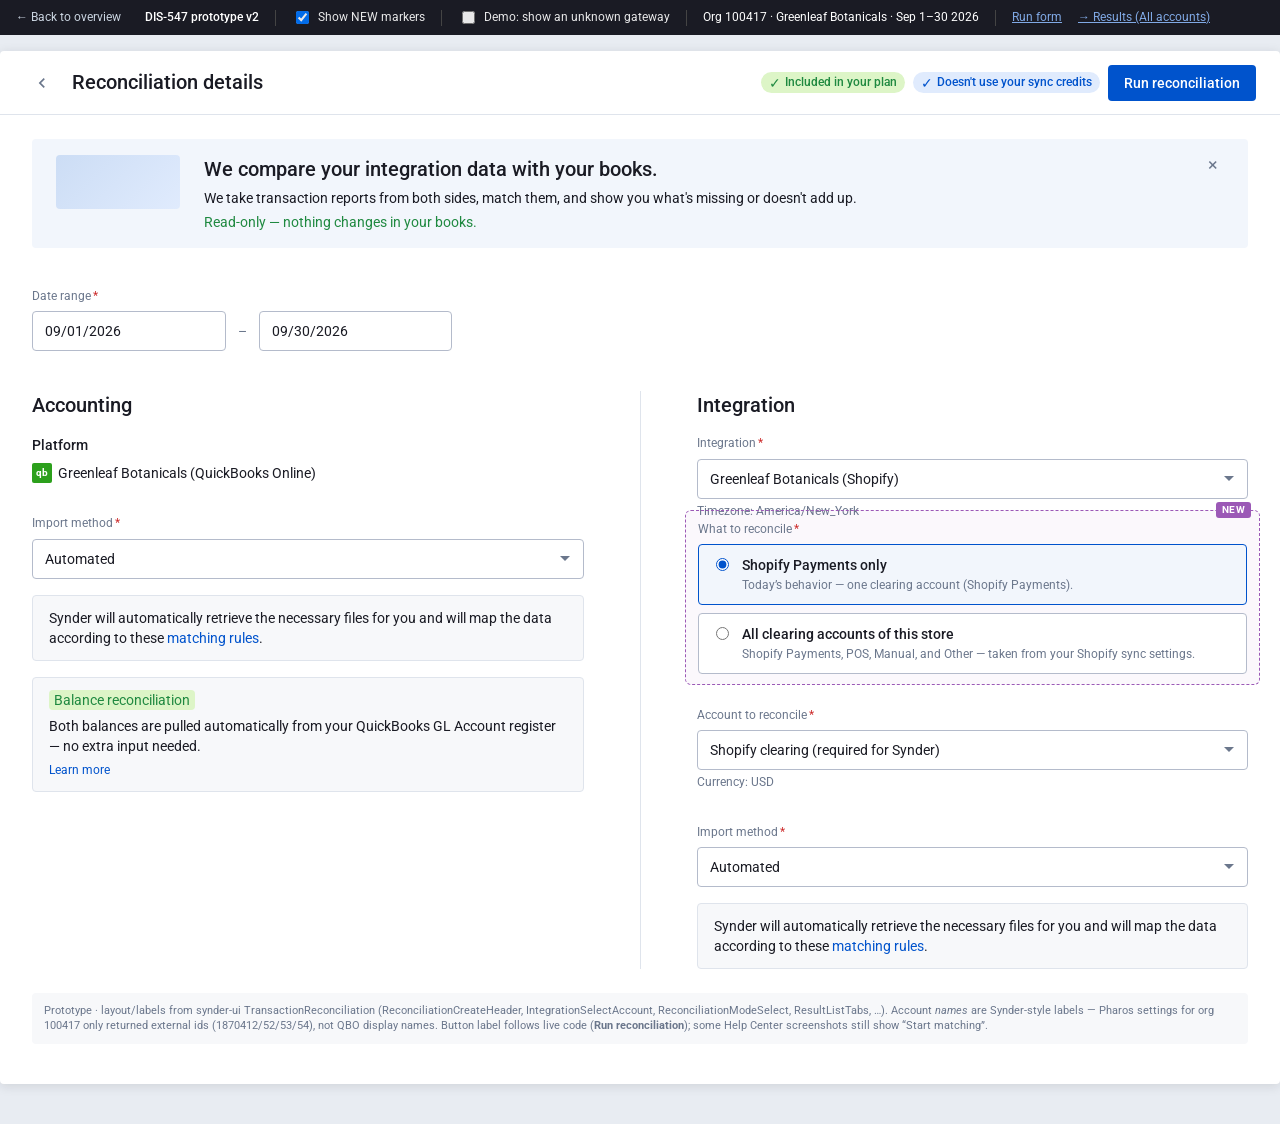
<file: projects/dis-547-shopify-store-recon/v2/mock/index.html>
<!DOCTYPE html>
<html lang="en">
<head>
<meta charset="utf-8">
<meta name="viewport" content="width=device-width, initial-scale=1">
<title>DIS-547 v2 — TR prototype (identical UI + new bits only)</title>
<link href="https://fonts.googleapis.com/css2?family=Roboto:wght@400;500;700&display=swap" rel="stylesheet">
<style>
  :root {
    --primary: #0053CC;
    --primary-50: #80A9E5;
    --primary-20: #CCDDF5;
    --primary-10: #E0EBFD;
    --primary-5: #F2F6FC;
    --err: #CC2929;
    --err-light: #FFDFD8;
    --err-50: #FFECE8;
    --warn: #CB7515;
    --warn-light: #FFF1DD;
    --warn-soft: #FFE8C7;
    --ok: #1F8940;
    --ok-50: #DDF5C7;
    --ok-light: #ECFDDC;
    --ok-dark: #0D6A2A;
    --action-bg: #D6EBFF;
    --action-fg: #3C4EAC;
    --grey: #1A1B24;
    --grey-50: #6B778C;
    --grey-30: #B4BBCB;
    --grey-20: #DFE4EC;
    --grey-10: #EFF1F5;
    --grey-5: #F7F8FA;
    --white: #FFFFFF;
    --border: 1px solid var(--grey-20);
    --font: Roboto, "Helvetica Neue", Arial, sans-serif;
  }
  * { box-sizing: border-box; }
  body {
    margin: 0;
    font-family: var(--font);
    color: var(--grey);
    background: #E8ECF2;
    font-size: 14px;
    line-height: 1.43;
  }
  button, input, select { font-family: inherit; font-size: inherit; }

  /* Prototype chrome (not part of TR product UI) */
  .proto-bar {
    position: sticky; top: 0; z-index: 100;
    background: #1A1B24; color: #fff;
    display: flex; align-items: center; gap: 16px;
    padding: 8px 16px; font-size: 12px;
  }
  .proto-bar b { font-weight: 500; }
  .proto-bar label { display: inline-flex; align-items: center; gap: 6px; cursor: pointer; opacity: .9; }
  .proto-bar .sep { width: 1px; height: 16px; background: #444; }
  .proto-bar a { color: #80A9E5; }

  /* Modal shell matching CommonPageModal */
  .modal-shell {
    max-width: 1344px;
    margin: 16px auto 40px;
    background: var(--white);
    border-radius: 4px;
    box-shadow: 0 2px 12px rgba(26,27,36,.12);
    min-height: 720px;
    display: flex;
    flex-direction: column;
  }
  .page-header {
    display: flex; align-items: center; gap: 12px;
    padding: 12px 24px;
    border-bottom: var(--border);
    min-height: 64px;
  }
  .page-header .back {
    width: 36px; height: 36px; border: 0; background: transparent;
    border-radius: 50%; cursor: pointer; color: var(--grey-50);
    display: flex; align-items: center; justify-content: center;
  }
  .page-header .back:hover { background: var(--grey-10); }
  .page-header h1 {
    margin: 0; font-size: 20px; font-weight: 500; flex: 1;
  }
  .page-header .actions { display: flex; align-items: center; gap: 8px; }

  .page-body { padding: 24px 32px 40px; flex: 1; }

  /* Chips */
  .chip {
    display: inline-flex; align-items: center; gap: 4px;
    padding: 2px 8px; border-radius: 16px; font-size: 12px; font-weight: 500;
    white-space: nowrap;
  }
  .chip-ok { background: var(--ok-50); color: var(--ok); }
  .chip-info { background: var(--primary-10); color: var(--primary); }
  .chip-fail { background: var(--err-light); color: var(--err); }
  .chip-warn { background: var(--warn-soft); color: var(--warn); }
  .chip-action { background: var(--action-bg); color: var(--action-fg); }
  .chip-default { background: var(--grey-20); color: var(--grey-50); }
  .chip .ico { font-size: 14px; line-height: 1; }

  /* Status (FailedStatus / SuccessStatus style — rectangular, not pill) */
  .status {
    display: inline-block; padding: 0 5px; border-radius: 4px;
    font-size: 14px; white-space: nowrap; width: fit-content;
  }
  .status-fail { background: var(--err-light); color: var(--err); }
  .status-ok { background: var(--ok-50); color: var(--ok); }
  .status-action { background: var(--action-bg); color: var(--action-fg); }
  .status-warn { background: var(--warn-soft); color: var(--warn); }

  /* Buttons */
  .btn-primary {
    background: var(--primary); color: #fff; border: 0;
    border-radius: 4px; padding: 8px 16px; font-weight: 500;
    cursor: pointer; height: 36px;
  }
  .btn-primary:hover { background: #0046ad; }
  .btn-primary:disabled { opacity: .45; cursor: not-allowed; }
  .btn-outline {
    background: #fff; color: var(--primary);
    border: 1px solid var(--primary); border-radius: 4px;
    padding: 7px 14px; font-weight: 500; cursor: pointer; height: 36px;
  }
  .btn-outline:hover { background: var(--primary-5); }
  .btn-text {
    background: transparent; border: 0; color: var(--primary);
    cursor: pointer; font-weight: 500; padding: 8px 12px;
  }

  /* Fields */
  .label {
    display: block; font-size: 12px; color: var(--grey-50);
    margin-bottom: 6px; font-weight: 400;
  }
  .label .req { color: var(--err); margin-left: 2px; }
  .field { margin-bottom: 0; }
  .select, .input {
    width: 100%; height: 40px;
    border: 1px solid var(--grey-30); border-radius: 4px;
    padding: 8px 12px; background: #fff; color: var(--grey);
    appearance: none;
    background-image: url("data:image/svg+xml,%3Csvg xmlns='http://www.w3.org/2000/svg' width='12' height='8' viewBox='0 0 12 8'%3E%3Cpath fill='%236B778C' d='M1 1l5 5 5-5'/%3E%3C/svg%3E");
    background-repeat: no-repeat; background-position: right 12px center;
    padding-right: 32px;
  }
  .input { background-image: none; padding-right: 12px; }
  .select:disabled, .input:disabled { background: var(--grey-5); color: var(--grey-50); }
  .hint { font-size: 12px; color: var(--grey-50); margin-top: 4px; }
  .hint a, a.link { color: var(--primary); text-decoration: none; cursor: pointer; }
  .hint a:hover, a.link:hover { text-decoration: underline; }

  .date-row { display: flex; gap: 12px; align-items: flex-end; max-width: 420px; }
  .date-row .field { flex: 1; }
  .date-sep { color: var(--grey-50); padding-bottom: 10px; }

  /* Two-column layout */
  .cols {
    display: flex; gap: 56px; margin-top: 40px; width: 100%;
  }
  .col { flex: 1; min-width: 0; }
  .col-divider {
    width: 1px; background: var(--grey-20); flex-shrink: 0; align-self: stretch;
  }
  .col-title { font-size: 20px; font-weight: 500; margin: 0 0 16px; }
  .platform-row {
    display: flex; align-items: center; gap: 6px; margin-top: 8px;
  }
  .platform-row img, .platform-ico {
    width: 20px; height: 20px; border-radius: 2px;
  }
  .platform-ico {
    display: inline-flex; align-items: center; justify-content: center;
    background: #2CA01C; color: #fff; font-size: 10px; font-weight: 700;
  }
  .platform-ico.shopify { background: #95BF47; }
  .sub-label { font-size: 14px; font-weight: 500; margin: 0; }

  .info-box {
    margin-top: 16px; padding: 12px 16px;
    border: var(--border); border-radius: 4px;
    background: var(--grey-5); font-size: 14px; color: var(--grey);
  }
  .stack-field { margin-top: 32px; }
  .stack-field.first { margin-top: 16px; }

  /* NEW markers */
  .new-wrap {
    position: relative;
    border: 1.5px dashed transparent;
    border-radius: 6px;
    padding: 0;
    transition: border-color .15s, background .15s;
  }
  body.show-new .new-wrap {
    border-color: #9B59B6;
    background: rgba(155,89,182,.04);
    padding: 10px 12px;
    margin: -10px -12px;
  }
  .new-badge {
    display: none;
    position: absolute; top: -9px; right: 8px;
    background: #9B59B6; color: #fff;
    font-size: 10px; font-weight: 700; letter-spacing: .04em;
    padding: 1px 6px; border-radius: 3px;
  }
  body.show-new .new-badge { display: inline-block; }

  /* Scope choice */
  .scope-options { display: flex; flex-direction: column; gap: 8px; margin-top: 4px; }
  .scope-opt {
    display: flex; gap: 10px; align-items: flex-start;
    border: 1px solid var(--grey-30); border-radius: 4px;
    padding: 10px 12px; cursor: pointer; background: #fff;
  }
  .scope-opt:hover { border-color: var(--primary-50); }
  .scope-opt.on { border-color: var(--primary); background: var(--primary-5); }
  .scope-opt input { margin-top: 3px; accent-color: var(--primary); }
  .scope-opt .t { font-weight: 500; }
  .scope-opt .d { font-size: 12px; color: var(--grey-50); margin-top: 2px; }

  /* Auto-filled accounts list */
  .acct-list {
    border: 1px solid var(--grey-30); border-radius: 4px; overflow: hidden;
    background: var(--grey-5);
  }
  .acct-list-row {
    display: flex; align-items: center; gap: 10px;
    padding: 10px 12px; border-bottom: 1px solid var(--grey-20);
    font-size: 13px;
  }
  .acct-list-row:last-child { border-bottom: 0; }
  .acct-list-row .tab {
    min-width: 110px; color: var(--grey-50); font-size: 12px;
  }
  .acct-list-row .name { flex: 1; font-weight: 500; }
  .acct-list-row .id { color: var(--grey-50); font-size: 12px; }
  .warn-inline {
    margin-top: 8px; padding: 8px 12px;
    background: var(--warn-light); border-left: 3px solid var(--warn);
    border-radius: 2px; font-size: 12px; color: var(--grey);
  }

  /* Info banner (create) */
  .info-banner {
    display: flex; gap: 24px; align-items: flex-start;
    padding: 16px 24px; border-radius: 4px;
    background: var(--primary-5); margin-bottom: 40px;
  }
  .info-banner .ill {
    width: 124px; height: 54px; flex-shrink: 0;
    background: linear-gradient(135deg, var(--primary-20), var(--primary-10));
    border-radius: 4px;
  }
  .info-banner h3 { margin: 0 0 4px; font-size: 20px; font-weight: 500; }
  .info-banner p { margin: 0; font-size: 14px; }
  .info-banner .ok-line { color: var(--ok); margin-top: 4px; }
  .info-banner .x {
    margin-left: auto; border: 0; background: transparent;
    color: var(--grey-50); cursor: pointer; font-size: 18px; line-height: 1;
  }

  /* Results */
  .result-title-row {
    display: flex; align-items: center; gap: 10px; flex-wrap: wrap;
  }
  .result-title-row h2 {
    margin: 0; font-size: 24px; font-weight: 500;
  }
  .result-sub { color: var(--grey-50); font-size: 14px; margin-top: 4px; }
  .result-meta {
    display: flex; justify-content: space-between; align-items: flex-start;
    gap: 16px; margin-bottom: 16px;
  }
  .result-meta .right { display: flex; gap: 8px; }

  /* Account switcher — row of clickable status cards (NEW) */
  .account-switch {
    display: flex; flex-direction: column; gap: 8px;
    margin-bottom: 0;
  }
  .account-switch > .label { margin-bottom: 0; }
  .acct-btns {
    display: flex; flex-wrap: wrap; gap: 8px;
  }
  .acct-btn {
    flex: 1 1 160px;
    min-width: 150px;
    max-width: 240px;
    text-align: left;
    background: #fff;
    border: 1px solid var(--grey-20);
    border-radius: 4px;
    padding: 10px 12px;
    cursor: pointer;
    font: inherit;
    color: var(--grey);
    transition: border-color .12s, background .12s, box-shadow .12s;
  }
  .acct-btn:hover { border-color: var(--primary-50); background: var(--primary-5); }
  .acct-btn.on {
    border-color: var(--primary);
    background: var(--primary-5);
    box-shadow: inset 0 0 0 1px var(--primary);
  }
  .acct-btn .ab-name {
    display: block; font-weight: 500; font-size: 13px; margin-bottom: 6px;
    white-space: nowrap; overflow: hidden; text-overflow: ellipsis;
  }
  .acct-btn .ab-meta {
    display: flex; align-items: center; gap: 6px; flex-wrap: wrap;
  }
  .acct-btn .ab-open {
    font-size: 12px; color: var(--grey-50);
  }
  .acct-btn.overview-btn {
    max-width: 180px;
    border-style: dashed;
  }

  /* Outside clearing accounts — accordion panel (NEW) */
  .outside-panel {
    border: 1px solid var(--grey-20);
    border-radius: 4px;
    background: #fff;
    overflow: hidden;
  }
  .outside-panel.has-unknown { border-color: var(--warn); }
  .outside-head {
    display: flex; align-items: center; gap: 10px;
    width: 100%; padding: 12px 16px;
    background: var(--grey-5); border: 0; cursor: pointer;
    font: inherit; color: var(--grey); text-align: left;
  }
  .outside-panel.has-unknown .outside-head { background: var(--warn-light); }
  .outside-head:hover { background: var(--grey-10); }
  .outside-panel.has-unknown .outside-head:hover { background: #ffe4bf; }
  .outside-head .oh-title { font-weight: 500; font-size: 14px; }
  .outside-head .oh-meta { color: var(--grey-50); font-size: 13px; flex: 1; }
  .outside-head .oh-chevron {
    color: var(--grey-50); transition: transform .15s; font-size: 12px;
  }
  .outside-panel.open .oh-chevron { transform: rotate(180deg); }
  .outside-body { display: none; border-top: 1px solid var(--grey-20); }
  .outside-panel.open .outside-body { display: block; }
  .out-group { border-bottom: 1px solid var(--grey-10); }
  .out-group:last-child { border-bottom: 0; }
  .out-group-label {
    padding: 8px 16px 4px; font-size: 11px; font-weight: 500;
    color: var(--grey-50); letter-spacing: .03em; text-transform: uppercase;
  }
  .out-group.unknown .out-group-label { color: var(--warn); }
  .out-row {
    display: grid;
    grid-template-columns: 18px 1fr auto auto;
    gap: 8px 12px; align-items: center;
    width: 100%; padding: 10px 16px;
    background: #fff; border: 0; border-top: 1px solid var(--grey-10);
    cursor: pointer; font: inherit; color: var(--grey); text-align: left;
  }
  .out-row:hover { background: var(--grey-5); }
  .out-row .or-chevron { color: var(--grey-30); font-size: 11px; transition: transform .15s; }
  .out-row.open .or-chevron { transform: rotate(90deg); color: var(--grey-50); }
  .out-row .or-name { font-weight: 500; font-size: 13px; }
  .out-row .or-reason { display: block; font-size: 12px; color: var(--grey-50); font-weight: 400; margin-top: 2px; }
  .out-row .or-count { font-size: 12px; color: var(--grey-50); white-space: nowrap; }
  .out-row .or-amt { font-size: 13px; font-weight: 500; white-space: nowrap; text-align: right; }
  .out-row.unknown-row { background: var(--warn-light); }
  .out-row.unknown-row:hover { background: #ffe4bf; }
  .out-row.unknown-row .or-name { color: var(--warn); }
  .out-empty {
    padding: 10px 16px 12px 46px; font-size: 13px; color: var(--grey-50);
    border-top: 1px solid var(--grey-10); font-style: italic;
  }
  .out-payments {
    display: none; padding: 0 16px 12px 46px; background: var(--grey-5);
    border-top: 1px solid var(--grey-10);
  }
  .out-row.open + .out-payments { display: block; }
  .out-payments table {
    width: 100%; border-collapse: collapse; font-size: 12px;
    background: #fff; border: 1px solid var(--grey-20); border-radius: 4px; overflow: hidden;
  }
  .out-payments th {
    text-align: left; font-weight: 500; color: var(--grey-50);
    padding: 6px 10px; background: var(--grey-5); border-bottom: 1px solid var(--grey-20);
  }
  .out-payments td { padding: 6px 10px; border-bottom: 1px solid var(--grey-10); }
  .out-payments tr:last-child td { border-bottom: 0; }
  .out-payments td.num { text-align: right; }

  .balance-box {
    border: 1px solid var(--err); border-radius: 4px;
    background: var(--err-50); margin-bottom: 16px; overflow: hidden;
  }
  .balance-box.ok { border-color: var(--ok); background: var(--ok-light); }
  .balance-sum {
    padding: 12px 16px; font-size: 14px; font-weight: 500;
    display: flex; justify-content: space-between; align-items: center;
    cursor: pointer;
  }
  .balance-box.ok .balance-sum { color: var(--ok); }
  .balance-box:not(.ok) .balance-sum { color: var(--err); }
  .balance-cells {
    display: flex; flex-wrap: wrap; border-top: 1px solid var(--err);
    align-items: stretch;
  }
  .balance-box.ok .balance-cells { border-top-color: var(--ok); }
  .bcell {
    padding: 12px 16px; min-width: 140px; flex: 1;
  }
  .bcell .l { font-size: 12px; color: var(--grey-50); margin-bottom: 4px; }
  .bcell .v { font-size: 14px; font-weight: 500; }
  .bcell.emph { background: var(--err-light); }
  .balance-box.ok .bcell.emph { background: var(--ok-50); }
  .bop {
    display: flex; align-items: center; padding: 0 4px;
    color: var(--grey-50); font-weight: 500;
  }

  .warn-banner {
    display: flex; align-items: center; gap: 10px;
    padding: 10px 16px; margin-bottom: 16px;
    background: var(--warn-light); border-radius: 4px;
    color: var(--warn); font-size: 14px;
  }
  .warn-banner .x { margin-left: auto; border: 0; background: transparent; color: var(--warn); cursor: pointer; }

  /* Tabs */
  .tabs {
    display: flex; border-bottom: var(--border); gap: 0; margin-bottom: 0;
  }
  .tab {
    padding: 12px 16px; border: 0; background: transparent;
    cursor: pointer; font-weight: 500; color: var(--grey-50);
    border-bottom: 2px solid transparent; margin-bottom: -1px;
    display: inline-flex; align-items: center; gap: 8px;
  }
  .tab.on { color: var(--primary); border-bottom-color: var(--primary); }
  .tab .cnt {
    display: inline-block; padding: 0 6px; border-radius: 10px;
    font-size: 12px; font-weight: 500;
  }
  .tab .cnt.ok { background: var(--ok-50); color: var(--ok); }
  .tab .cnt.warn { background: var(--warn-soft); color: var(--warn); }
  .tab .cnt.fail { background: var(--err-light); color: var(--err); }
  .tab .cnt.def { background: var(--grey-20); color: var(--grey-50); }

  /* Filters */
  .filters {
    display: flex; flex-wrap: wrap; gap: 12px; align-items: flex-end;
    padding: 12px 16px; background: var(--primary-5);
    border: var(--border); border-top: 0; margin-bottom: 0;
  }
  .filters .field { min-width: 120px; }
  .filters .field.grow { flex: 1; min-width: 160px; }
  .filters .label { margin-bottom: 4px; }

  /* Table */
  .table-wrap { border: var(--border); border-top: 0; overflow-x: auto; }
  table.res {
    width: 100%; border-collapse: collapse; font-size: 14px;
  }
  table.res th {
    text-align: left; font-weight: 500; font-size: 12px; color: var(--grey-50);
    padding: 10px 12px; border-bottom: var(--border); background: #fff;
    white-space: nowrap;
  }
  table.res th.num, table.res td.num { text-align: right; }
  table.res td {
    padding: 12px; border-bottom: 1px solid var(--grey-10);
    vertical-align: middle;
  }
  table.res tr:hover td { background: var(--grey-5); }
  table.res .muted { color: var(--grey-50); }
  .ex-note {
    font-size: 11px; color: var(--grey-50); font-style: italic;
  }

  .hidden { display: none !important; }
  .footer-note {
    margin-top: 24px; padding: 10px 12px;
    background: var(--grey-5); border-radius: 4px;
    font-size: 11px; color: var(--grey-50);
  }
</style>
</head>
<body class="show-new">

<!-- Prototype controls (not product UI) -->
<div class="proto-bar">
  <a href="../" style="color:#cbd5e1;text-decoration:none;margin-right:8px">&larr; Back to overview</a>
  <b>DIS-547 prototype v2</b>
  <span class="sep"></span>
  <label><input type="checkbox" id="togNew" checked onchange="document.body.classList.toggle('show-new', this.checked)"> Show NEW markers</label>
  <span class="sep"></span>
  <label><input type="checkbox" id="togUnknown" onchange="toggleDemoUnknown(this.checked)"> Demo: show an unknown gateway</label>
  <span class="sep"></span>
  <span>Org 100417 · Greenleaf Botanicals · Sep 1–30 2026</span>
  <span class="sep"></span>
  <a href="#" onclick="showScreen('run');return false">Run form</a>
  <a href="#" onclick="runAll();return false">→ Results (All accounts)</a>
</div>

<!-- ===================== RUN FORM ===================== -->
<div class="modal-shell" id="screen-run">
  <div class="page-header">
    <button class="back" title="Back" aria-label="Back">
      <svg width="20" height="20" viewBox="0 0 24 24" fill="currentColor"><path d="M15.41 7.41 14 6l-6 6 6 6 1.41-1.41L10.83 12z"/></svg>
    </button>
    <h1>Reconciliation details</h1>
    <div class="actions">
      <span class="chip chip-ok"><span class="ico">✓</span> Included in your plan</span>
      <span class="chip chip-info"><span class="ico">✓</span> Doesn't use your sync credits</span>
      <button class="btn-primary" id="btnRun" onclick="onRun()">Run reconciliation</button>
    </div>
  </div>
  <div class="page-body">
    <div class="info-banner" id="infoBanner">
      <div class="ill" aria-hidden="true"></div>
      <div>
        <h3>We compare your integration data with your books.</h3>
        <p>We take transaction reports from both sides, match them, and show you what's missing or doesn't add up.</p>
        <p class="ok-line">Read-only — nothing changes in your books.</p>
      </div>
      <button class="x" onclick="this.parentElement.classList.add('hidden')" aria-label="Close banner">×</button>
    </div>

    <div class="field" style="max-width:420px">
      <label class="label">Date range<span class="req">*</span></label>
      <div class="date-row">
        <div class="field"><input class="input" value="09/01/2026" readonly></div>
        <span class="date-sep">–</span>
        <div class="field"><input class="input" value="09/30/2026" readonly></div>
      </div>
    </div>

    <div class="cols">
      <!-- Accounting -->
      <div class="col">
        <h2 class="col-title">Accounting</h2>
        <div class="stack-field first">
          <p class="sub-label">Platform</p>
          <div class="platform-row">
            <span class="platform-ico" title="QuickBooks Online">qb</span>
            <span>Greenleaf Botanicals (QuickBooks Online)</span>
          </div>
        </div>
        <div class="stack-field">
          <label class="label">Import method<span class="req">*</span></label>
          <select class="select"><option>Automated</option></select>
        </div>
        <div class="info-box">
          Synder will automatically retrieve the necessary files for you and will map the data according to these
          <a class="link">matching rules</a>.
        </div>
        <div class="info-box" style="margin-top:16px">
          <div style="display:flex;align-items:center;gap:8px;margin-bottom:6px">
            <span class="status status-ok">Balance reconciliation</span>
          </div>
          Both balances are pulled automatically from your QuickBooks GL Account register — no extra input needed.
          <div class="hint" style="margin-top:6px"><a class="link">Learn more</a></div>
        </div>
      </div>

      <div class="col-divider"></div>

      <!-- Integration -->
      <div class="col">
        <h2 class="col-title">Integration</h2>
        <div class="stack-field first">
          <label class="label">Integration<span class="req">*</span></label>
          <select class="select" id="selIntegration" onchange="onIntegrationChange()">
            <option value="">Select...</option>
            <option value="shopify" selected>Greenleaf Botanicals (Shopify)</option>
            <option value="afterpay">110670435 (Afterpay)</option>
            <option value="tiktok">Greenleaf Botanicals (TikTok)</option>
            <option value="any">Any account</option>
          </select>
          <div class="hint">Timezone: America/New_York</div>
        </div>

        <!-- NEW: scope choice (Shopify only) -->
        <div class="stack-field new-wrap" id="scopeBlock">
          <span class="new-badge">NEW</span>
          <label class="label">What to reconcile<span class="req">*</span></label>
          <div class="scope-options">
            <label class="scope-opt on" id="optSp">
              <input type="radio" name="scope" value="sp" checked onchange="onScopeChange()">
              <div>
                <div class="t">Shopify Payments only</div>
                <div class="d">Today’s behavior — one clearing account (Shopify Payments).</div>
              </div>
            </label>
            <label class="scope-opt" id="optAll">
              <input type="radio" name="scope" value="all" onchange="onScopeChange()">
              <div>
                <div class="t">All clearing accounts of this store</div>
                <div class="d">Shopify Payments, POS, Manual, and Other — taken from your Shopify sync settings.</div>
              </div>
            </label>
          </div>
        </div>

        <!-- Existing: single Account to reconcile (Shopify Payments only) -->
        <div class="stack-field" id="singleAccountBlock">
          <label class="label">Account to reconcile<span class="req">*</span></label>
          <select class="select" id="selAccount">
            <optgroup label="SYNDER ACCOUNTS (AUTOMATED DATA RETRIEVAL)">
              <option selected>Shopify clearing (required for Synder)</option>
            </optgroup>
            <optgroup label="SYNDER ACCOUNTS (ASSISTED RECONCILIATION)">
              <option>Shopify Manual Orders</option>
              <option>Shopify Other Orders</option>
              <option>Shopify POS Orders</option>
            </optgroup>
          </select>
          <div class="hint">Currency: USD</div>
        </div>

        <!-- NEW: auto-filled accounts list (All) -->
        <div class="stack-field new-wrap hidden" id="allAccountsBlock">
          <span class="new-badge">NEW</span>
          <label class="label">Accounts to reconcile<span class="req">*</span></label>
          <div class="hint" style="margin-bottom:8px">From this store’s Shopify Additional Settings. Read-only.</div>
          <div class="acct-list">
            <div class="acct-list-row">
              <span class="tab">Shopify Payments</span>
              <span class="name">Shopify clearing (required for Synder)</span>
              <span class="id">1870412</span>
              <span class="chip chip-ok">Ready</span>
            </div>
            <div class="acct-list-row">
              <span class="tab">POS</span>
              <span class="name">Shopify POS Orders</span>
              <span class="id">1870418</span>
              <span class="chip chip-ok">Ready</span>
            </div>
            <div class="acct-list-row">
              <span class="tab">Manual</span>
              <span class="name">Shopify Manual Orders</span>
              <span class="id">1870416</span>
              <span class="chip chip-ok">Ready</span>
            </div>
            <div class="acct-list-row">
              <span class="tab">Other</span>
              <span class="name">Shopify Other Orders</span>
              <span class="id">1870417</span>
              <span class="chip chip-ok">Ready</span>
            </div>
          </div>
          <!-- Warning pattern: shown when a type shares Default (demo off — all separate here). Keep markup for the case. -->
          <div class="warn-inline hidden" id="fallbackWarn">
            POS has no separate clearing account in settings — those orders will fall into Shopify Payments.
          </div>
        </div>

        <div class="stack-field" id="modeBlock">
          <label class="label">Import method<span class="req">*</span></label>
          <select class="select"><option>Automated</option></select>
        </div>
        <div class="info-box" id="intInfoBox">
          Synder will automatically retrieve the necessary files for you and will map the data according to these
          <a class="link">matching rules</a>.
        </div>
      </div>
    </div>

    <div class="footer-note">
      Prototype · layout/labels from synder-ui TransactionReconciliation (ReconciliationCreateHeader, IntegrationSelectAccount, ReconciliationModeSelect, ResultListTabs, …).
      Account <i>names</i> are Synder-style labels — Pharos settings for org 100417 only returned external ids (1870412/52/53/54), not QBO display names.
      Button label follows live code (<b>Run reconciliation</b>); some Help Center screenshots still show “Start matching”.
    </div>
  </div>
</div>

<!-- ===================== RESULTS ===================== -->
<div class="modal-shell hidden" id="screen-results">
  <div class="page-header">
    <button class="back" title="Back" aria-label="Back" onclick="showScreen('run')">
      <svg width="20" height="20" viewBox="0 0 24 24" fill="currentColor"><path d="M15.41 7.41 14 6l-6 6 6 6 1.41-1.41L10.83 12z"/></svg>
    </button>
    <h1>Reconciliation results</h1>
    <div class="actions">
      <button class="btn-outline">Copy share link</button>
      <button class="btn-outline">Refresh data</button>
    </div>
  </div>
  <div class="page-body" style="display:flex;flex-direction:column;gap:16px">

    <!-- NEW: account switcher — clickable status cards -->
    <div class="new-wrap" id="acctSwitchWrap">
      <span class="new-badge">NEW</span>
      <div class="account-switch">
        <label class="label">Account</label>
        <div class="acct-btns" id="acctBtns" role="tablist" aria-label="Clearing accounts"></div>
      </div>
    </div>

    <div class="result-meta">
      <div>
        <div class="result-title-row">
          <h2 id="resTitle">Shopify clearing (required for Synder)</h2>
          <span class="status status-fail" id="resStatus">Attention required</span>
        </div>
        <div class="result-sub" id="resSub">Greenleaf Botanicals (Shopify) / Sep 1 – 30, 2026</div>
      </div>
      <div class="right">
        <button class="btn-outline">Process log</button>
        <button class="btn-outline">Export ▾</button>
      </div>
    </div>


    <div class="balance-box" id="balanceBox">
      <div class="balance-sum" onclick="this.parentElement.classList.toggle('collapsed')">
        <span id="balanceSumText">Balance is off by 142.18 USD <span class="ex-note">(example)</span></span>
        <span>▾</span>
      </div>
      <div class="balance-cells" id="balanceCells">
        <div class="bcell"><div class="l">Accounting beginning balance</div><div class="v">12,440.00 USD <span class="ex-note">ex.</span></div></div>
        <div class="bop">+</div>
        <div class="bcell"><div class="l">Increase</div><div class="v" id="balInc">119,695.40 USD</div></div>
        <div class="bop">−</div>
        <div class="bcell"><div class="l">Decrease</div><div class="v" id="balDec">116,575.93 USD</div></div>
        <div class="bop">=</div>
        <div class="bcell emph"><div class="l">Calculated ending balance</div><div class="v" id="balCalc">15,559.47 USD <span class="ex-note">ex.</span></div></div>
        <div class="bcell"><div class="l">Accounting ending balance</div><div class="v" id="balEnd">15,417.29 USD <span class="ex-note">ex.</span></div></div>
        <div class="bcell emph"><div class="l">Difference</div><div class="v" id="balDiff">142.18 USD <span class="ex-note">ex.</span></div></div>
      </div>
    </div>

    <div class="warn-banner" id="warnBanner">
      <span>⚠</span>
      <span>Resolve all transactions in Missing source and Discrepancy to finish reconciliation.</span>
      <button class="x" onclick="this.parentElement.classList.add('hidden')">×</button>
    </div>

    <div>
      <div class="tabs" id="tabs">
        <button class="tab on" data-tab="matched" onclick="setTab(this)">Matched <span class="cnt ok" id="cMatched">718</span></button>
        <button class="tab" data-tab="disc" onclick="setTab(this)">Discrepancy <span class="cnt warn" id="cDisc">2</span></button>
        <button class="tab" data-tab="miss" onclick="setTab(this)">Missing source <span class="cnt fail" id="cMiss">13</span></button>
        <button class="tab" data-tab="ign" onclick="setTab(this)">Ignored <span class="cnt def" id="cIgn">0</span></button>
      </div>
      <div class="filters">
        <div class="field grow">
          <label class="label">Search</label>
          <input class="input" placeholder="Search">
        </div>
        <div class="field" style="min-width:200px">
          <label class="label">Date range</label>
          <div class="date-row" style="max-width:none">
            <input class="input" placeholder="From">
            <input class="input" placeholder="To">
          </div>
        </div>
        <div class="field" style="min-width:160px">
          <label class="label">Amount</label>
          <div class="date-row" style="max-width:none">
            <input class="input" placeholder="Min">
            <input class="input" placeholder="Max">
          </div>
        </div>
        <div class="field" style="min-width:120px">
          <label class="label">Match type</label>
          <select class="select"><option>All</option><option>Auto</option><option>Assisted</option><option>Manual</option></select>
        </div>
        <div class="field" style="min-width:100px">
          <label class="label">Currency</label>
          <select class="select"><option>All</option><option>USD</option></select>
        </div>
        <button class="btn-primary">Apply</button>
        <button class="btn-text">Reset filters</button>
      </div>
      <div class="table-wrap">
        <table class="res" id="resTable">
          <thead>
            <tr>
              <th style="width:35px"></th>
              <th style="width:35px"><input type="checkbox"></th>
              <th>Date</th>
              <th>Matching ID</th>
              <th class="num">Total amount</th>
              <th>Types</th>
              <th>Match type</th>
              <th>Count</th>
            </tr>
          </thead>
          <tbody id="resBody"></tbody>
        </table>
      </div>
    </div>

    <!-- NEW: Outside clearing accounts accordion -->
    <div class="new-wrap hidden" id="bucketStripWrap" style="margin-top:24px">
      <span class="new-badge">NEW</span>
      <div class="outside-panel open" id="outsidePanel">
        <button type="button" class="outside-head" id="outsideHead" onclick="toggleOutsidePanel()">
          <span class="oh-title">Outside clearing accounts</span>
          <span class="oh-meta" id="outsideMeta">92 payments · $9,578.12</span>
          <span class="status status-warn hidden" id="outsideWarnChip">Needs review</span>
          <span class="oh-chevron">▾</span>
        </button>
        <div class="outside-body" id="outsideBody"></div>
      </div>
    </div>

    <div class="footer-note">
      Matched / discrepancy / missing counts marked <span class="ex-note">example</span> are estimates for books-side matching (full TR matcher not re-run).
      Shopify-side payment rows &amp; amounts are from the Sep 2026 reports (org 100417).
      Payouts ($131,184.61 net / 47) apply to Shopify Payments only.
    </div>
  </div>
</div>

<script>
/* Real Sep 2026 routing (reports) + example books-side match counts */
/* Outside clearing accounts — real Sep 2026 Net_payments splits (SUCCESS SALE/CAPTURE/REFUND, processed_at NY) */
const OUTSIDE = {
  settled: [
    {
      key: 'tiktok',
      name: 'TikTok Shop',
      gateway: 'tiktok_shop',
      count: 55,
      amount: 3848.71,
      reason: 'Paid out by TikTok Shop',
      group: 'settled',
      payments: [
        { date: 'Sep 29, 2026', order: '#13502', gateway: 'tiktok_shop', amount: 32.10 },
        { date: 'Sep 27, 2026', order: '#13465', gateway: 'tiktok_shop', amount: 230.10 },
        { date: 'Sep 24, 2026', order: '#13365', gateway: 'tiktok_shop', amount: 61.13 },
        { date: 'Sep 24, 2026', order: '#13366', gateway: 'tiktok_shop', amount: 51.53 },
      ],
    },
    {
      key: 'afterpay',
      name: 'Afterpay',
      gateway: 'Afterpay US (New)',
      count: 25,
      amount: 4861.36,
      reason: 'Paid out by Afterpay',
      group: 'settled',
      payments: [
        { date: 'Sep 30, 2026', order: '#13512', gateway: 'Afterpay US (New)', amount: 150.00 },
        { date: 'Sep 30, 2026', order: '#13510', gateway: 'Afterpay US (New)', amount: 91.60 },
        { date: 'Sep 29, 2026', order: '#13488', gateway: 'Afterpay US (New)', amount: 190.00 },
        { date: 'Sep 27, 2026', order: '#13472', gateway: 'Afterpay US (New)', amount: 581.98 },
      ],
    },
  ],
  excluded: [
    {
      key: 'gift_card',
      name: 'Gift card',
      gateway: 'gift_card',
      count: 7,
      amount: 648.05,
      reason: 'Paid with previously collected money',
      group: 'excluded',
      payments: [
        { date: 'Sep 28, 2026', order: '#13481', gateway: 'gift_card', amount: 100.00 },
        { date: 'Sep 26, 2026', order: '#13432', gateway: 'gift_card', amount: 198.05 },
        { date: 'Sep 12, 2026', order: '#13002', gateway: 'gift_card', amount: 100.00 },
        { date: 'Sep 11, 2026', order: '#12945', gateway: 'gift_card', amount: 100.00 },
      ],
    },
    {
      key: 'store_credit',
      name: 'Store credit',
      gateway: 'shopify_store_credit',
      count: 5,
      amount: 220.00,
      reason: 'Paid with previously collected money',
      group: 'excluded',
      payments: [
        { date: 'Sep 25, 2026', order: '#13398', gateway: 'shopify_store_credit', amount: 10.00 },
        { date: 'Sep 23, 2026', order: '#13348', gateway: 'shopify_store_credit', amount: 75.00 },
        { date: 'Sep 7, 2026', order: '#12885', gateway: 'shopify_store_credit', amount: 50.00 },
        { date: 'Sep 6, 2026', order: '#12846', gateway: 'shopify_store_credit', amount: 75.00 },
      ],
    },
  ],
  unknown: [], // Greenleaf Botanicals: 0 unrecognized this period
};

const DEMO_UNKNOWN = {
  key: 'klarna_demo',
  name: 'klarna_pay_later',
  gateway: 'klarna_pay_later',
  count: 2,
  amount: 184.00,
  reason: 'Needs a mapping — review',
  group: 'unknown',
  example: true,
  payments: [
    { date: 'Sep 18, 2026', order: '#13120', gateway: 'klarna_pay_later', amount: 99.00 },
    { date: 'Sep 9, 2026', order: '#12901', gateway: 'klarna_pay_later', amount: 85.00 },
  ],
};

let demoUnknown = false;

function outsideTotals() {
  const known = [...OUTSIDE.settled, ...OUTSIDE.excluded];
  const unk = demoUnknown ? [DEMO_UNKNOWN] : OUTSIDE.unknown.slice();
  const all = known.concat(unk);
  const count = all.reduce((s, r) => s + r.count, 0);
  const amount = all.reduce((s, r) => s + r.amount, 0);
  return { count, amount, unknownCount: unk.reduce((s, r) => s + r.count, 0), unknownAmount: unk.reduce((s, r) => s + r.amount, 0), unknownRows: unk };
}

function fmtMoney(n) {
  return '$' + n.toLocaleString('en-US', { minimumFractionDigits: 2, maximumFractionDigits: 2 });
}

function toggleOutsidePanel() {
  document.getElementById('outsidePanel').classList.toggle('open');
}

function toggleDemoUnknown(on) {
  demoUnknown = !!on;
  renderOutsidePanel();
}

function toggleOutRow(btn) {
  btn.classList.toggle('open');
}

function renderOutsidePanel() {
  const panel = document.getElementById('outsidePanel');
  if (!panel) return;
  const t = outsideTotals();
  const meta = document.getElementById('outsideMeta');
  const warn = document.getElementById('outsideWarnChip');
  meta.textContent = `${t.count.toLocaleString()} payments · ${fmtMoney(t.amount)}`;
  const hasUnk = t.unknownCount > 0;
  panel.classList.toggle('has-unknown', hasUnk);
  warn.classList.toggle('hidden', !hasUnk);
  if (hasUnk) warn.textContent = `${t.unknownCount} unknown`;

  const body = document.getElementById('outsideBody');
  const rowHtml = (r) => {
    const unk = r.group === 'unknown';
    const amtNote = r.example ? ' <span class="ex-note">(example)</span>' : '';
    const payRows = (r.payments || []).map(p =>
      `<tr><td>${p.date}</td><td>${p.order}</td><td>${p.gateway}</td><td class="num">${fmtMoney(p.amount)}</td></tr>`
    ).join('');
    return `
      <button type="button" class="out-row${unk ? ' unknown-row' : ''}" data-key="${r.key}" onclick="toggleOutRow(this)">
        <span class="or-chevron">▸</span>
        <span>
          <span class="or-name">${r.name}</span>
          <span class="or-reason">${r.reason}</span>
        </span>
        <span class="or-count">${r.count} payment${r.count === 1 ? '' : 's'}</span>
        <span class="or-amt">${fmtMoney(r.amount)}${amtNote}</span>
      </button>
      <div class="out-payments">
        <table>
          <thead><tr><th>Date</th><th>Order</th><th>Gateway</th><th class="num">Amount</th></tr></thead>
          <tbody>${payRows}</tbody>
        </table>
      </div>`;
  };

  const unkRows = demoUnknown ? [DEMO_UNKNOWN] : OUTSIDE.unknown.slice();
  const unkBlock = unkRows.length
    ? unkRows.map(rowHtml).join('')
    : `<div class="out-empty">No unrecognized gateways this period</div>`;

  body.innerHTML = `
    <div class="out-group">
      <div class="out-group-label">Known — Settled outside Shopify</div>
      ${OUTSIDE.settled.map(rowHtml).join('')}
    </div>
    <div class="out-group">
      <div class="out-group-label">Known — Excluded (no new money)</div>
      ${OUTSIDE.excluded.map(rowHtml).join('')}
    </div>
    <div class="out-group unknown">
      <div class="out-group-label">Unknown — Unrecognized gateway</div>
      ${unkBlock}
    </div>`;
}

const ACCOUNTS = {
  default: {
    id: 'default',
    name: 'Shopify clearing (required for Synder)',
    extId: '1870412',
    tab: 'Shopify Payments',
    status: 'Attention required',
    statusClass: 'status-fail',
    payments: 733,
    amount: 127280.66,
    matched: 718, disc: 2, miss: 13, ign: 0,
    example: true,
    balanceOff: true,
    balInc: '119,695.40 USD',
    balDec: '116,575.93 USD',
    rows: [
      { date: 'Sep 30, 2026', id: 'gid://shopify/OrderTransaction/…a1', amt: '248.00 USD', types: 'Payment;Expense;CHARGE', mt: 'Auto', cnt: 3 },
      { date: 'Sep 30, 2026', id: 'gid://shopify/OrderTransaction/…b2', amt: '96.45 USD', types: 'Payment;Expense;CHARGE', mt: 'Auto', cnt: 3 },
      { date: 'Sep 29, 2026', id: 'gid://shopify/OrderTransaction/…c3', amt: '412.10 USD', types: 'Payment;Expense;CHARGE', mt: 'Auto', cnt: 3 },
      { date: 'Sep 28, 2026', id: 'payout-…47', amt: '4,812.33 USD', types: 'Deposit;TRANSFER', mt: 'Auto', cnt: 2 },
      { date: 'Sep 27, 2026', id: 'gid://shopify/OrderTransaction/…d4', amt: '55.00 USD', types: 'Payment;Expense;CHARGE', mt: 'Auto', cnt: 3 },
    ]
  },
  pos: {
    id: 'pos',
    name: 'Shopify POS Orders',
    extId: '1870418',
    tab: 'POS',
    status: 'Reconciled',
    statusClass: 'status-ok',
    payments: 63,
    amount: 2331.48,
    matched: 63, disc: 0, miss: 0, ign: 0,
    example: true,
    balanceOff: false,
    balInc: '2,331.48 USD',
    balDec: '0.00 USD',
    rows: [
      { date: 'Sep 28, 2026', id: 'pos-cash-…01', amt: '84.00 USD', types: 'Sales Receipt;POS_CHARGE', mt: 'Auto', cnt: 2 },
      { date: 'Sep 22, 2026', id: 'pos-cash-…02', amt: '126.50 USD', types: 'Sales Receipt;POS_CHARGE', mt: 'Auto', cnt: 2 },
      { date: 'Sep 15, 2026', id: 'pos-mix-…03', amt: '19.64 USD', types: 'Sales Receipt;POS_CHARGE', mt: 'Auto', cnt: 2 },
    ]
  },
  other: {
    id: 'other',
    name: 'Shopify Other Orders',
    extId: '1870417',
    tab: 'Other',
    status: 'Attention required',
    statusClass: 'status-fail',
    payments: 16,
    amount: 1343.79,
    matched: 14, disc: 0, miss: 19, ign: 0,
    example: true,
    balanceOff: true,
    balInc: '1,343.79 USD',
    balDec: '0.00 USD',
    note: 'Books show more OTHER_GATEWAYS rows than routed payments — gap under review.',
    rows: [
      { date: 'Sep 24, 2026', id: 'etsy-…11', amt: '68.00 USD', types: 'Sales Receipt;OTHER_GATEWAYS', mt: 'Auto', cnt: 2 },
      { date: 'Sep 18, 2026', id: 'whatnot-…12', amt: '112.40 USD', types: 'Sales Receipt;OTHER_GATEWAYS', mt: 'Auto', cnt: 2 },
    ]
  },
  manual: {
    id: 'manual',
    name: 'Shopify Manual Orders',
    extId: '1870416',
    tab: 'Manual',
    status: 'Reconciled',
    statusClass: 'status-ok',
    payments: 3,
    amount: 270.15,
    matched: 3, disc: 0, miss: 0, ign: 0,
    example: true,
    balanceOff: false,
    balInc: '270.15 USD',
    balDec: '0.00 USD',
    rows: [
      { date: 'Sep 12, 2026', id: 'manual-…21', amt: '120.00 USD', types: 'Sales Receipt;MANUAL_CHARGE', mt: 'Auto', cnt: 2 },
      { date: 'Sep 8, 2026', id: 'manual-…22', amt: '95.15 USD', types: 'Sales Receipt;MANUAL_CHARGE', mt: 'Auto', cnt: 2 },
      { date: 'Sep 3, 2026', id: 'manual-…23', amt: '55.00 USD', types: 'Sales Receipt;MANUAL_CHARGE', mt: 'Auto', cnt: 2 },
    ]
  }
};

const ORDER = ['default', 'pos', 'manual', 'other'];
let modeAll = false;
let currentAcct = 'default';

function onIntegrationChange() {
  const v = document.getElementById('selIntegration').value;
  const isShopify = v === 'shopify';
  document.getElementById('scopeBlock').classList.toggle('hidden', !isShopify);
  if (!isShopify) {
    document.querySelector('input[name="scope"][value="sp"]').checked = true;
    onScopeChange();
  }
}

function onScopeChange() {
  const all = document.querySelector('input[name="scope"]:checked').value === 'all';
  document.getElementById('optSp').classList.toggle('on', !all);
  document.getElementById('optAll').classList.toggle('on', all);
  document.getElementById('singleAccountBlock').classList.toggle('hidden', all);
  document.getElementById('allAccountsBlock').classList.toggle('hidden', !all);
}

function onRun() {
  const integ = document.getElementById('selIntegration').value;
  if (!integ) return;
  modeAll = integ === 'shopify' && document.querySelector('input[name="scope"]:checked').value === 'all';
  if (modeAll) {
    runAll();
  } else {
    // single-account path — today's results for Default
    modeAll = false;
    populateSwitch(false);
    currentAcct = 'default';
    renderAccount(ACCOUNTS.default);
    document.getElementById('bucketStripWrap').classList.add('hidden');
    document.getElementById('acctSwitchWrap').classList.add('hidden');
    showScreen('results');
  }
}

function runAll() {
  modeAll = true;
  populateSwitch(true);
  currentAcct = 'default';
  renderAccount(ACCOUNTS.default);
  document.getElementById('bucketStripWrap').classList.remove('hidden');
  document.getElementById('acctSwitchWrap').classList.remove('hidden');
  document.getElementById('outsidePanel').classList.add('open');
  renderOutsidePanel();
  showScreen('results');
}

function statusChipHtml(status, statusClass) {
  return `<span class="status ${statusClass}">${status}</span>`;
}

function openCount(a) {
  return (a.disc || 0) + (a.miss || 0);
}

function populateSwitch(all) {
  const wrap = document.getElementById('acctBtns');
  wrap.innerHTML = '';

  if (all) {
    const ov = document.createElement('button');
    ov.type = 'button';
    ov.className = 'acct-btn overview-btn';
    ov.dataset.key = 'overview';
    ov.innerHTML = `
      <span class="ab-name">All accounts — overview</span>
      <span class="ab-meta"><span class="ab-open">4 clearing accounts</span></span>`;
    ov.onclick = () => selectAccount('overview');
    wrap.appendChild(ov);
  }

  ORDER.forEach(k => {
    const a = ACCOUNTS[k];
    const open = openCount(a);
    const btn = document.createElement('button');
    btn.type = 'button';
    btn.className = 'acct-btn' + (k === currentAcct ? ' on' : '');
    btn.dataset.key = k;
    const openHtml = open
      ? `<span class="ab-open">${open} open</span>`
      : `<span class="ab-open">0 open</span>`;
    btn.innerHTML = `
      <span class="ab-name" title="${a.tab}">${a.tab}</span>
      <span class="ab-meta">
        ${statusChipHtml(a.status, a.statusClass)}
        ${openHtml}
      </span>`;
    btn.onclick = () => selectAccount(k);
    wrap.appendChild(btn);
  });
  highlightSwitch(currentAcct);
}

function highlightSwitch(key) {
  document.querySelectorAll('#acctBtns .acct-btn').forEach(b => {
    b.classList.toggle('on', b.dataset.key === key);
  });
}

function selectAccount(key) {
  highlightSwitch(key);
  if (key === 'overview') {
    currentAcct = 'overview';
    renderOverview();
  } else {
    currentAcct = key;
    renderAccount(ACCOUNTS[key]);
  }
}

function onAccountSwitch() {
  /* kept for any leftover callers; prefer selectAccount */
  selectAccount(currentAcct);
}

function renderOverview() {
  highlightSwitch('overview');
  document.getElementById('resTitle').textContent = 'All clearing accounts';
  document.getElementById('resStatus').className = 'status status-fail';
  document.getElementById('resStatus').textContent = 'Attention required';
  document.getElementById('resSub').textContent = 'Greenleaf Botanicals (Shopify) / Sep 1 – 30, 2026 · 4 accounts';
  document.getElementById('bucketStripWrap').classList.remove('hidden');
  renderOutsidePanel();
  document.getElementById('balanceBox').classList.add('hidden');
  document.getElementById('warnBanner').classList.add('hidden');

  let m=0,d=0,mi=0,ig=0;
  ORDER.forEach(k => { const a=ACCOUNTS[k]; m+=a.matched; d+=a.disc; mi+=a.miss; ig+=a.ign; });
  setCounts(m,d,mi,ig);

  const body = document.getElementById('resBody');
  body.innerHTML = ORDER.map(k => {
    const a = ACCOUNTS[k];
    const open = a.disc + a.miss;
    return `<tr style="cursor:pointer" onclick="selectAccount('${k}')">
      <td></td><td></td>
      <td colspan="1"><b>${a.tab}</b></td>
      <td>${a.name}</td>
      <td class="num">${fmt(a.amount)} USD <span class="ex-note">${a.payments} payments</span></td>
      <td>${open ? '<span class="status status-fail">Attention required</span>' : '<span class="status status-ok">Reconciled</span>'}</td>
      <td>${a.matched} matched</td>
      <td>${open} open <span class="ex-note">ex.</span></td>
    </tr>`;
  }).join('');
}

function renderAccount(a) {
  highlightSwitch(a.id);
  document.getElementById('resTitle').textContent = a.name;
  document.getElementById('resStatus').className = 'status ' + a.statusClass;
  document.getElementById('resStatus').textContent = a.status;
  document.getElementById('resSub').textContent =
    `Greenleaf Botanicals (Shopify) / Sep 1 – 30, 2026 · ${a.tab} · ${a.payments} payments · ${fmt(a.amount)} USD`;
  if (modeAll) {
    document.getElementById('bucketStripWrap').classList.remove('hidden');
    renderOutsidePanel();
  }
  document.getElementById('balanceBox').classList.remove('hidden');
  document.getElementById('balanceBox').classList.toggle('ok', !a.balanceOff);
  document.getElementById('balanceSumText').innerHTML = a.balanceOff
    ? `Balance is off by 142.18 USD <span class="ex-note">(example)</span>`
    : `Balance matches`;
  document.getElementById('balInc').textContent = a.balInc;
  document.getElementById('balDec').textContent = a.balDec;
  document.getElementById('warnBanner').classList.toggle('hidden', a.disc + a.miss === 0);
  setCounts(a.matched, a.disc, a.miss, a.ign);

  const body = document.getElementById('resBody');
  body.innerHTML = a.rows.map(r => `
    <tr>
      <td>›</td>
      <td><input type="checkbox"></td>
      <td>${r.date}</td>
      <td>${r.id}</td>
      <td class="num">${r.amt}</td>
      <td>${r.types}</td>
      <td>${r.mt}</td>
      <td>${r.cnt}</td>
    </tr>`).join('') +
    (a.example ? `<tr><td colspan="8" class="muted"><span class="ex-note">Sample rows · books-side match counts are example estimates · Shopify payment totals are real</span></td></tr>` : '');
}

function setCounts(m,d,mi,ig) {
  document.getElementById('cMatched').textContent = m.toLocaleString();
  document.getElementById('cDisc').textContent = d.toLocaleString();
  document.getElementById('cMiss').textContent = mi.toLocaleString();
  document.getElementById('cIgn').textContent = ig.toLocaleString();
}

function setTab(el) {
  document.querySelectorAll('.tab').forEach(t => t.classList.remove('on'));
  el.classList.add('on');
}

function showScreen(which) {
  document.getElementById('screen-run').classList.toggle('hidden', which !== 'run');
  document.getElementById('screen-results').classList.toggle('hidden', which !== 'results');
  window.scrollTo(0,0);
}

function fmt(n) {
  return n.toLocaleString('en-US', { minimumFractionDigits: 2, maximumFractionDigits: 2 });
}

// init
onScopeChange();
renderOutsidePanel();
</script>
</body>
</html>
</file>
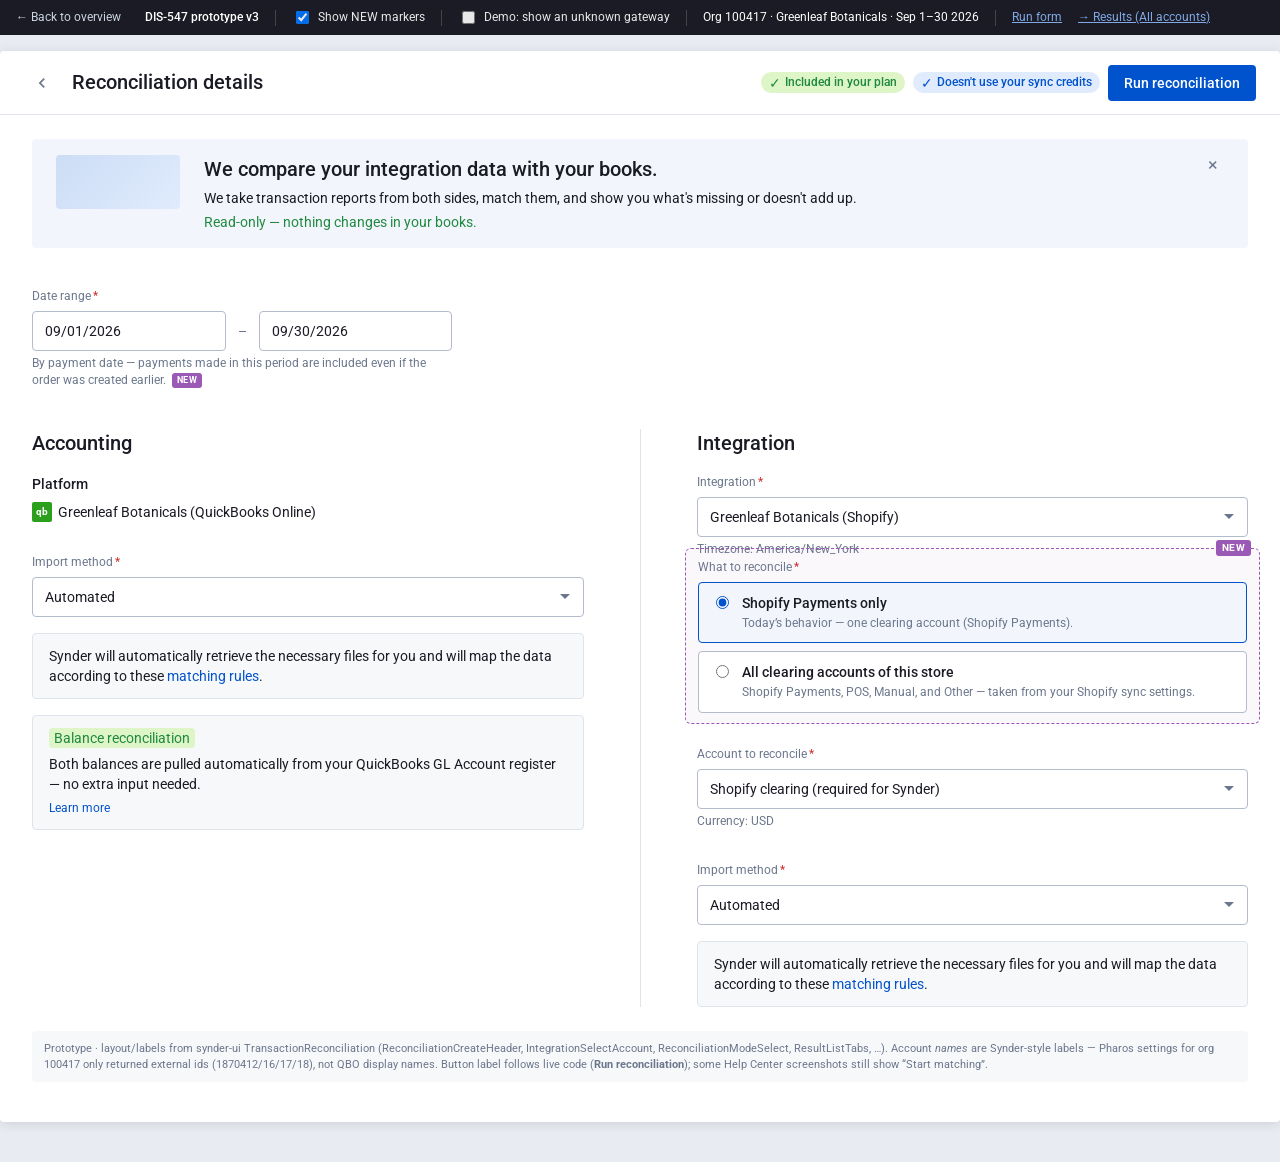
<file: projects/dis-547-shopify-store-recon/v3/mock/index.html>
<!DOCTYPE html>
<html lang="en">
<head>
<meta charset="utf-8">
<meta name="viewport" content="width=device-width, initial-scale=1">
<title>DIS-547 v3 — TR prototype (identical UI + new bits only)</title>
<link href="https://fonts.googleapis.com/css2?family=Roboto:wght@400;500;700&display=swap" rel="stylesheet">
<style>
  :root {
    --primary: #0053CC;
    --primary-50: #80A9E5;
    --primary-20: #CCDDF5;
    --primary-10: #E0EBFD;
    --primary-5: #F2F6FC;
    --err: #CC2929;
    --err-light: #FFDFD8;
    --err-50: #FFECE8;
    --warn: #CB7515;
    --warn-light: #FFF1DD;
    --warn-soft: #FFE8C7;
    --ok: #1F8940;
    --ok-50: #DDF5C7;
    --ok-light: #ECFDDC;
    --ok-dark: #0D6A2A;
    --action-bg: #D6EBFF;
    --action-fg: #3C4EAC;
    --grey: #1A1B24;
    --grey-50: #6B778C;
    --grey-30: #B4BBCB;
    --grey-20: #DFE4EC;
    --grey-10: #EFF1F5;
    --grey-5: #F7F8FA;
    --white: #FFFFFF;
    --border: 1px solid var(--grey-20);
    --font: Roboto, "Helvetica Neue", Arial, sans-serif;
  }
  * { box-sizing: border-box; }
  body {
    margin: 0;
    font-family: var(--font);
    color: var(--grey);
    background: #E8ECF2;
    font-size: 14px;
    line-height: 1.43;
  }
  button, input, select { font-family: inherit; font-size: inherit; }

  /* Prototype chrome (not part of TR product UI) */
  .proto-bar {
    position: sticky; top: 0; z-index: 100;
    background: #1A1B24; color: #fff;
    display: flex; align-items: center; gap: 16px;
    padding: 8px 16px; font-size: 12px;
  }
  .proto-bar b { font-weight: 500; }
  .proto-bar label { display: inline-flex; align-items: center; gap: 6px; cursor: pointer; opacity: .9; }
  .proto-bar .sep { width: 1px; height: 16px; background: #444; }
  .proto-bar a { color: #80A9E5; }

  /* Modal shell matching CommonPageModal */
  .modal-shell {
    max-width: 1344px;
    margin: 16px auto 40px;
    background: var(--white);
    border-radius: 4px;
    box-shadow: 0 2px 12px rgba(26,27,36,.12);
    min-height: 720px;
    display: flex;
    flex-direction: column;
  }
  .page-header {
    display: flex; align-items: center; gap: 12px;
    padding: 12px 24px;
    border-bottom: var(--border);
    min-height: 64px;
  }
  .page-header .back {
    width: 36px; height: 36px; border: 0; background: transparent;
    border-radius: 50%; cursor: pointer; color: var(--grey-50);
    display: flex; align-items: center; justify-content: center;
  }
  .page-header .back:hover { background: var(--grey-10); }
  .page-header h1 {
    margin: 0; font-size: 20px; font-weight: 500; flex: 1;
  }
  .page-header .actions { display: flex; align-items: center; gap: 8px; }

  .page-body { padding: 24px 32px 40px; flex: 1; }

  /* Chips */
  .chip {
    display: inline-flex; align-items: center; gap: 4px;
    padding: 2px 8px; border-radius: 16px; font-size: 12px; font-weight: 500;
    white-space: nowrap;
  }
  .chip-ok { background: var(--ok-50); color: var(--ok); }
  .chip-info { background: var(--primary-10); color: var(--primary); }
  .chip-fail { background: var(--err-light); color: var(--err); }
  .chip-warn { background: var(--warn-soft); color: var(--warn); }
  .chip-action { background: var(--action-bg); color: var(--action-fg); }
  .chip-default { background: var(--grey-20); color: var(--grey-50); }
  .chip .ico { font-size: 14px; line-height: 1; }

  /* Status (FailedStatus / SuccessStatus style — rectangular, not pill) */
  .status {
    display: inline-block; padding: 0 5px; border-radius: 4px;
    font-size: 14px; white-space: nowrap; width: fit-content;
  }
  .status-fail { background: var(--err-light); color: var(--err); }
  .status-ok { background: var(--ok-50); color: var(--ok); }
  .status-action { background: var(--action-bg); color: var(--action-fg); }
  .status-warn { background: var(--warn-soft); color: var(--warn); }

  /* Buttons */
  .btn-primary {
    background: var(--primary); color: #fff; border: 0;
    border-radius: 4px; padding: 8px 16px; font-weight: 500;
    cursor: pointer; height: 36px;
  }
  .btn-primary:hover { background: #0046ad; }
  .btn-primary:disabled { opacity: .45; cursor: not-allowed; }
  .btn-outline {
    background: #fff; color: var(--primary);
    border: 1px solid var(--primary); border-radius: 4px;
    padding: 7px 14px; font-weight: 500; cursor: pointer; height: 36px;
  }
  .btn-outline:hover { background: var(--primary-5); }
  .btn-text {
    background: transparent; border: 0; color: var(--primary);
    cursor: pointer; font-weight: 500; padding: 8px 12px;
  }

  /* Fields */
  .label {
    display: block; font-size: 12px; color: var(--grey-50);
    margin-bottom: 6px; font-weight: 400;
  }
  .label .req { color: var(--err); margin-left: 2px; }
  .field { margin-bottom: 0; }
  .select, .input {
    width: 100%; height: 40px;
    border: 1px solid var(--grey-30); border-radius: 4px;
    padding: 8px 12px; background: #fff; color: var(--grey);
    appearance: none;
    background-image: url("data:image/svg+xml,%3Csvg xmlns='http://www.w3.org/2000/svg' width='12' height='8' viewBox='0 0 12 8'%3E%3Cpath fill='%236B778C' d='M1 1l5 5 5-5'/%3E%3C/svg%3E");
    background-repeat: no-repeat; background-position: right 12px center;
    padding-right: 32px;
  }
  .input { background-image: none; padding-right: 12px; }
  .select:disabled, .input:disabled { background: var(--grey-5); color: var(--grey-50); }
  .hint { font-size: 12px; color: var(--grey-50); margin-top: 4px; }
  .hint a, a.link { color: var(--primary); text-decoration: none; cursor: pointer; }
  .hint a:hover, a.link:hover { text-decoration: underline; }

  .date-row { display: flex; gap: 12px; align-items: flex-end; max-width: 420px; }
  .date-row .field { flex: 1; }
  .date-sep { color: var(--grey-50); padding-bottom: 10px; }

  /* Two-column layout */
  .cols {
    display: flex; gap: 56px; margin-top: 40px; width: 100%;
  }
  .col { flex: 1; min-width: 0; }
  .col-divider {
    width: 1px; background: var(--grey-20); flex-shrink: 0; align-self: stretch;
  }
  .col-title { font-size: 20px; font-weight: 500; margin: 0 0 16px; }
  .platform-row {
    display: flex; align-items: center; gap: 6px; margin-top: 8px;
  }
  .platform-row img, .platform-ico {
    width: 20px; height: 20px; border-radius: 2px;
  }
  .platform-ico {
    display: inline-flex; align-items: center; justify-content: center;
    background: #2CA01C; color: #fff; font-size: 10px; font-weight: 700;
  }
  .platform-ico.shopify { background: #95BF47; }
  .sub-label { font-size: 14px; font-weight: 500; margin: 0; }

  .info-box {
    margin-top: 16px; padding: 12px 16px;
    border: var(--border); border-radius: 4px;
    background: var(--grey-5); font-size: 14px; color: var(--grey);
  }
  .stack-field { margin-top: 32px; }
  .stack-field.first { margin-top: 16px; }

  /* NEW markers */
  .new-wrap {
    position: relative;
    border: 1.5px dashed transparent;
    border-radius: 6px;
    padding: 0;
    transition: border-color .15s, background .15s;
  }
  body.show-new .new-wrap {
    border-color: #9B59B6;
    background: rgba(155,89,182,.04);
    padding: 10px 12px;
    margin: -10px -12px;
  }
  .new-badge {
    display: none;
    position: absolute; top: -9px; right: 8px;
    background: #9B59B6; color: #fff;
    font-size: 10px; font-weight: 700; letter-spacing: .04em;
    padding: 1px 6px; border-radius: 3px;
  }
  body.show-new .new-badge { display: inline-block; }

  /* Scope choice */
  .scope-options { display: flex; flex-direction: column; gap: 8px; margin-top: 4px; }
  .scope-opt {
    display: flex; gap: 10px; align-items: flex-start;
    border: 1px solid var(--grey-30); border-radius: 4px;
    padding: 10px 12px; cursor: pointer; background: #fff;
  }
  .scope-opt:hover { border-color: var(--primary-50); }
  .scope-opt.on { border-color: var(--primary); background: var(--primary-5); }
  .scope-opt input { margin-top: 3px; accent-color: var(--primary); }
  .scope-opt .t { font-weight: 500; }
  .scope-opt .d { font-size: 12px; color: var(--grey-50); margin-top: 2px; }

  /* Auto-filled accounts list */
  .acct-list {
    border: 1px solid var(--grey-30); border-radius: 4px; overflow: hidden;
    background: var(--grey-5);
  }
  .acct-list-row {
    display: flex; align-items: center; gap: 10px;
    padding: 10px 12px; border-bottom: 1px solid var(--grey-20);
    font-size: 13px;
  }
  .acct-list-row:last-child { border-bottom: 0; }
  .acct-list-row .tab {
    min-width: 110px; color: var(--grey-50); font-size: 12px;
  }
  .acct-list-row .name { flex: 1; font-weight: 500; }
  .acct-list-row .id { color: var(--grey-50); font-size: 12px; }
  .warn-inline {
    margin-top: 8px; padding: 8px 12px;
    background: var(--warn-light); border-left: 3px solid var(--warn);
    border-radius: 2px; font-size: 12px; color: var(--grey);
  }

  /* Info banner (create) */
  .info-banner {
    display: flex; gap: 24px; align-items: flex-start;
    padding: 16px 24px; border-radius: 4px;
    background: var(--primary-5); margin-bottom: 40px;
  }
  .info-banner .ill {
    width: 124px; height: 54px; flex-shrink: 0;
    background: linear-gradient(135deg, var(--primary-20), var(--primary-10));
    border-radius: 4px;
  }
  .info-banner h3 { margin: 0 0 4px; font-size: 20px; font-weight: 500; }
  .info-banner p { margin: 0; font-size: 14px; }
  .info-banner .ok-line { color: var(--ok); margin-top: 4px; }
  .info-banner .x {
    margin-left: auto; border: 0; background: transparent;
    color: var(--grey-50); cursor: pointer; font-size: 18px; line-height: 1;
  }

  /* Results */
  .result-title-row {
    display: flex; align-items: center; gap: 10px; flex-wrap: wrap;
  }
  .result-title-row h2 {
    margin: 0; font-size: 24px; font-weight: 500;
  }
  .result-sub { color: var(--grey-50); font-size: 14px; margin-top: 4px; }
  .result-meta {
    display: flex; justify-content: space-between; align-items: flex-start;
    gap: 16px; margin-bottom: 16px;
  }
  .result-meta .right { display: flex; gap: 8px; }

  /* Account switcher — row of clickable status cards (NEW) */
  .account-switch {
    display: flex; flex-direction: column; gap: 8px;
    margin-bottom: 0;
  }
  .account-switch > .label { margin-bottom: 0; }
  .acct-btns {
    display: flex; flex-wrap: wrap; gap: 8px;
  }
  .acct-btn {
    flex: 1 1 160px;
    min-width: 150px;
    max-width: 240px;
    text-align: left;
    background: #fff;
    border: 1px solid var(--grey-20);
    border-radius: 4px;
    padding: 10px 12px;
    cursor: pointer;
    font: inherit;
    color: var(--grey);
    transition: border-color .12s, background .12s, box-shadow .12s;
  }
  .acct-btn:hover { border-color: var(--primary-50); background: var(--primary-5); }
  .acct-btn.on {
    border-color: var(--primary);
    background: var(--primary-5);
    box-shadow: inset 0 0 0 1px var(--primary);
  }
  .acct-btn .ab-name {
    display: block; font-weight: 500; font-size: 13px; margin-bottom: 6px;
    white-space: nowrap; overflow: hidden; text-overflow: ellipsis;
  }
  .acct-btn .ab-meta {
    display: flex; align-items: center; gap: 6px; flex-wrap: wrap;
  }
  .acct-btn .ab-open {
    font-size: 12px; color: var(--grey-50);
  }
  .acct-btn.overview-btn {
    max-width: 180px;
    border-style: dashed;
  }

  /* Outside clearing accounts — accordion panel (NEW) */
  .outside-panel {
    border: 1px solid var(--grey-20);
    border-radius: 4px;
    background: #fff;
    overflow: hidden;
  }
  .outside-panel.has-unknown { border-color: var(--warn); }
  .outside-head {
    display: flex; align-items: center; gap: 10px;
    width: 100%; padding: 12px 16px;
    background: var(--grey-5); border: 0; cursor: pointer;
    font: inherit; color: var(--grey); text-align: left;
  }
  .outside-panel.has-unknown .outside-head { background: var(--warn-light); }
  .outside-head:hover { background: var(--grey-10); }
  .outside-panel.has-unknown .outside-head:hover { background: #ffe4bf; }
  .outside-head .oh-title { font-weight: 500; font-size: 14px; }
  .outside-head .oh-meta { color: var(--grey-50); font-size: 13px; flex: 1; }
  .outside-head .oh-chevron {
    color: var(--grey-50); transition: transform .15s; font-size: 12px;
  }
  .outside-panel.open .oh-chevron { transform: rotate(180deg); }
  .outside-body { display: none; border-top: 1px solid var(--grey-20); }
  .outside-panel.open .outside-body { display: block; }
  .out-group { border-bottom: 1px solid var(--grey-10); }
  .out-group:last-child { border-bottom: 0; }
  .out-group-label {
    padding: 8px 16px 4px; font-size: 11px; font-weight: 500;
    color: var(--grey-50); letter-spacing: .03em; text-transform: uppercase;
  }
  .out-group.unknown .out-group-label { color: var(--warn); }
  .out-row {
    display: grid;
    grid-template-columns: 18px 1fr auto auto;
    gap: 8px 12px; align-items: center;
    width: 100%; padding: 10px 16px;
    background: #fff; border: 0; border-top: 1px solid var(--grey-10);
    cursor: pointer; font: inherit; color: var(--grey); text-align: left;
  }
  .out-row:hover { background: var(--grey-5); }
  .out-row .or-chevron { color: var(--grey-30); font-size: 11px; transition: transform .15s; }
  .out-row.open .or-chevron { transform: rotate(90deg); color: var(--grey-50); }
  .out-row .or-name { font-weight: 500; font-size: 13px; }
  .out-row .or-reason { display: block; font-size: 12px; color: var(--grey-50); font-weight: 400; margin-top: 2px; }
  .out-row .or-count { font-size: 12px; color: var(--grey-50); white-space: nowrap; }
  .out-row .or-amt { font-size: 13px; font-weight: 500; white-space: nowrap; text-align: right; }
  .out-row.unknown-row { background: var(--warn-light); }
  .out-row.unknown-row:hover { background: #ffe4bf; }
  .out-row.unknown-row .or-name { color: var(--warn); }
  .out-empty {
    padding: 10px 16px 12px 46px; font-size: 13px; color: var(--grey-50);
    border-top: 1px solid var(--grey-10); font-style: italic;
  }
  .out-payments {
    display: none; padding: 0 16px 12px 46px; background: var(--grey-5);
    border-top: 1px solid var(--grey-10);
  }
  .out-row.open + .out-payments { display: block; }
  .out-payments table {
    width: 100%; border-collapse: collapse; font-size: 12px;
    background: #fff; border: 1px solid var(--grey-20); border-radius: 4px; overflow: hidden;
  }
  .out-payments th {
    text-align: left; font-weight: 500; color: var(--grey-50);
    padding: 6px 10px; background: var(--grey-5); border-bottom: 1px solid var(--grey-20);
  }
  .out-payments td { padding: 6px 10px; border-bottom: 1px solid var(--grey-10); }
  .out-payments tr:last-child td { border-bottom: 0; }
  .out-payments td.num { text-align: right; }

  .balance-box {
    border: 1px solid var(--err); border-radius: 4px;
    background: var(--err-50); margin-bottom: 16px; overflow: hidden;
  }
  .balance-box.ok { border-color: var(--ok); background: var(--ok-light); }
  .balance-sum {
    padding: 12px 16px; font-size: 14px; font-weight: 500;
    display: flex; justify-content: space-between; align-items: center;
    cursor: pointer;
  }
  .balance-box.ok .balance-sum { color: var(--ok); }
  .balance-box:not(.ok) .balance-sum { color: var(--err); }
  .balance-cells {
    display: flex; flex-wrap: wrap; border-top: 1px solid var(--err);
    align-items: stretch;
  }
  .balance-box.ok .balance-cells { border-top-color: var(--ok); }
  .bcell {
    padding: 12px 16px; min-width: 140px; flex: 1;
  }
  .bcell .l { font-size: 12px; color: var(--grey-50); margin-bottom: 4px; }
  .bcell .v { font-size: 14px; font-weight: 500; }
  .bcell.emph { background: var(--err-light); }
  .balance-box.ok .bcell.emph { background: var(--ok-50); }
  .bop {
    display: flex; align-items: center; padding: 0 4px;
    color: var(--grey-50); font-weight: 500;
  }

  .warn-banner {
    display: flex; align-items: center; gap: 10px;
    padding: 10px 16px; margin-bottom: 16px;
    background: var(--warn-light); border-radius: 4px;
    color: var(--warn); font-size: 14px;
  }
  .warn-banner .x { margin-left: auto; border: 0; background: transparent; color: var(--warn); cursor: pointer; }

  /* Tabs */
  .tabs {
    display: flex; border-bottom: var(--border); gap: 0; margin-bottom: 0;
  }
  .tab {
    padding: 12px 16px; border: 0; background: transparent;
    cursor: pointer; font-weight: 500; color: var(--grey-50);
    border-bottom: 2px solid transparent; margin-bottom: -1px;
    display: inline-flex; align-items: center; gap: 8px;
  }
  .tab.on { color: var(--primary); border-bottom-color: var(--primary); }
  .tab .cnt {
    display: inline-block; padding: 0 6px; border-radius: 10px;
    font-size: 12px; font-weight: 500;
  }
  .tab .cnt.ok { background: var(--ok-50); color: var(--ok); }
  .tab .cnt.warn { background: var(--warn-soft); color: var(--warn); }
  .tab .cnt.fail { background: var(--err-light); color: var(--err); }
  .tab .cnt.def { background: var(--grey-20); color: var(--grey-50); }

  /* Filters */
  .filters {
    display: flex; flex-wrap: wrap; gap: 12px; align-items: flex-end;
    padding: 12px 16px; background: var(--primary-5);
    border: var(--border); border-top: 0; margin-bottom: 0;
  }
  .filters .field { min-width: 120px; }
  .filters .field.grow { flex: 1; min-width: 160px; }
  .filters .label { margin-bottom: 4px; }

  /* Table */
  .table-wrap { border: var(--border); border-top: 0; overflow-x: auto; }
  table.res {
    width: 100%; border-collapse: collapse; font-size: 14px;
  }
  table.res th {
    text-align: left; font-weight: 500; font-size: 12px; color: var(--grey-50);
    padding: 10px 12px; border-bottom: var(--border); background: #fff;
    white-space: nowrap;
  }
  table.res th.num, table.res td.num { text-align: right; }
  table.res td {
    padding: 12px; border-bottom: 1px solid var(--grey-10);
    vertical-align: middle;
  }
  table.res tr:hover td { background: var(--grey-5); }
  table.res .muted { color: var(--grey-50); }
  .ex-note {
    font-size: 11px; color: var(--grey-50); font-style: italic;
  }

  /* v3: inline NEW tag (for small additions inside existing elements) */
  .new-tag {
    display: none; margin-left: 6px; vertical-align: middle;
    background: #9B59B6; color: #fff; font-size: 9px; font-weight: 700;
    letter-spacing: .04em; padding: 0 5px; border-radius: 3px; line-height: 15px;
  }
  body.show-new .new-tag { display: inline-block; }
  body.show-new .new-col { background: rgba(155,89,182,.05); }
  .pm-split { display: block; font-size: 11px; color: var(--grey-50); }
  table.res:not(.with-refund-id) .col-refund { display: none; }
  .hidden { display: none !important; }
  .footer-note {
    margin-top: 24px; padding: 10px 12px;
    background: var(--grey-5); border-radius: 4px;
    font-size: 11px; color: var(--grey-50);
  }
</style>
</head>
<body class="show-new">

<!-- Prototype controls (not product UI) -->
<div class="proto-bar">
  <a href="../" style="color:#cbd5e1;text-decoration:none;margin-right:8px">&larr; Back to overview</a>
  <b>DIS-547 prototype v3</b>
  <span class="sep"></span>
  <label><input type="checkbox" id="togNew" checked onchange="document.body.classList.toggle('show-new', this.checked)"> Show NEW markers</label>
  <span class="sep"></span>
  <label><input type="checkbox" id="togUnknown" onchange="toggleDemoUnknown(this.checked)"> Demo: show an unknown gateway</label>
  <span class="sep"></span>
  <span>Org 100417 · Greenleaf Botanicals · Sep 1–30 2026</span>
  <span class="sep"></span>
  <a href="#" onclick="showScreen('run');return false">Run form</a>
  <a href="#" onclick="runAll();return false">→ Results (All accounts)</a>
</div>

<!-- ===================== RUN FORM ===================== -->
<div class="modal-shell" id="screen-run">
  <div class="page-header">
    <button class="back" title="Back" aria-label="Back">
      <svg width="20" height="20" viewBox="0 0 24 24" fill="currentColor"><path d="M15.41 7.41 14 6l-6 6 6 6 1.41-1.41L10.83 12z"/></svg>
    </button>
    <h1>Reconciliation details</h1>
    <div class="actions">
      <span class="chip chip-ok"><span class="ico">✓</span> Included in your plan</span>
      <span class="chip chip-info"><span class="ico">✓</span> Doesn't use your sync credits</span>
      <button class="btn-primary" id="btnRun" onclick="onRun()">Run reconciliation</button>
    </div>
  </div>
  <div class="page-body">
    <div class="info-banner" id="infoBanner">
      <div class="ill" aria-hidden="true"></div>
      <div>
        <h3>We compare your integration data with your books.</h3>
        <p>We take transaction reports from both sides, match them, and show you what's missing or doesn't add up.</p>
        <p class="ok-line">Read-only — nothing changes in your books.</p>
      </div>
      <button class="x" onclick="this.parentElement.classList.add('hidden')" aria-label="Close banner">×</button>
    </div>

    <div class="field" style="max-width:420px">
      <label class="label">Date range<span class="req">*</span></label>
      <div class="date-row">
        <div class="field"><input class="input" value="09/01/2026" readonly></div>
        <span class="date-sep">–</span>
        <div class="field"><input class="input" value="09/30/2026" readonly></div>
      </div>
      <div class="hint">By payment date — payments made in this period are included even if the order was created earlier.<span class="new-tag">NEW</span></div>
    </div>

    <div class="cols">
      <!-- Accounting -->
      <div class="col">
        <h2 class="col-title">Accounting</h2>
        <div class="stack-field first">
          <p class="sub-label">Platform</p>
          <div class="platform-row">
            <span class="platform-ico" title="QuickBooks Online">qb</span>
            <span>Greenleaf Botanicals (QuickBooks Online)</span>
          </div>
        </div>
        <div class="stack-field">
          <label class="label">Import method<span class="req">*</span></label>
          <select class="select"><option>Automated</option></select>
        </div>
        <div class="info-box">
          Synder will automatically retrieve the necessary files for you and will map the data according to these
          <a class="link">matching rules</a>.
        </div>
        <div class="info-box" style="margin-top:16px">
          <div style="display:flex;align-items:center;gap:8px;margin-bottom:6px">
            <span class="status status-ok">Balance reconciliation</span>
          </div>
          Both balances are pulled automatically from your QuickBooks GL Account register — no extra input needed.
          <div class="hint" style="margin-top:6px"><a class="link">Learn more</a></div>
        </div>
      </div>

      <div class="col-divider"></div>

      <!-- Integration -->
      <div class="col">
        <h2 class="col-title">Integration</h2>
        <div class="stack-field first">
          <label class="label">Integration<span class="req">*</span></label>
          <select class="select" id="selIntegration" onchange="onIntegrationChange()">
            <option value="">Select...</option>
            <option value="shopify" selected>Greenleaf Botanicals (Shopify)</option>
            <option value="afterpay">110670435 (Afterpay)</option>
            <option value="tiktok">Greenleaf Botanicals (TikTok)</option>
            <option value="any">Any account</option>
          </select>
          <div class="hint">Timezone: America/New_York</div>
        </div>

        <!-- NEW: scope choice (Shopify only) -->
        <div class="stack-field new-wrap" id="scopeBlock">
          <span class="new-badge">NEW</span>
          <label class="label">What to reconcile<span class="req">*</span></label>
          <div class="scope-options">
            <label class="scope-opt on" id="optSp">
              <input type="radio" name="scope" value="sp" checked onchange="onScopeChange()">
              <div>
                <div class="t">Shopify Payments only</div>
                <div class="d">Today’s behavior — one clearing account (Shopify Payments).</div>
              </div>
            </label>
            <label class="scope-opt" id="optAll">
              <input type="radio" name="scope" value="all" onchange="onScopeChange()">
              <div>
                <div class="t">All clearing accounts of this store</div>
                <div class="d">Shopify Payments, POS, Manual, and Other — taken from your Shopify sync settings.</div>
              </div>
            </label>
          </div>
        </div>

        <!-- Existing: single Account to reconcile (Shopify Payments only) -->
        <div class="stack-field" id="singleAccountBlock">
          <label class="label">Account to reconcile<span class="req">*</span></label>
          <select class="select" id="selAccount">
            <optgroup label="SYNDER ACCOUNTS (AUTOMATED DATA RETRIEVAL)">
              <option selected>Shopify clearing (required for Synder)</option>
            </optgroup>
            <optgroup label="SYNDER ACCOUNTS (ASSISTED RECONCILIATION)">
              <option>Shopify Manual Orders</option>
              <option>Shopify Other Orders</option>
              <option>Shopify POS Orders</option>
            </optgroup>
          </select>
          <div class="hint">Currency: USD</div>
        </div>

        <!-- NEW: auto-filled accounts list (All) -->
        <div class="stack-field new-wrap hidden" id="allAccountsBlock">
          <span class="new-badge">NEW</span>
          <label class="label">Accounts to reconcile<span class="req">*</span></label>
          <div class="hint" style="margin-bottom:8px">From this store’s Shopify Additional Settings. Read-only.</div>
          <div class="acct-list">
            <div class="acct-list-row">
              <span class="tab">Shopify Payments</span>
              <span class="name">Shopify clearing (required for Synder)</span>
              <span class="id">1870412</span>
              <span class="chip chip-ok">Ready</span>
            </div>
            <div class="acct-list-row">
              <span class="tab">POS</span>
              <span class="name">Shopify POS Orders</span>
              <span class="id">1870418</span>
              <span class="chip chip-ok">Ready</span>
            </div>
            <div class="acct-list-row">
              <span class="tab">Manual</span>
              <span class="name">Shopify Manual Orders</span>
              <span class="id">1870416</span>
              <span class="chip chip-ok">Ready</span>
            </div>
            <div class="acct-list-row">
              <span class="tab">Other</span>
              <span class="name">Shopify Other Orders</span>
              <span class="id">1870417</span>
              <span class="chip chip-ok">Ready</span>
            </div>
          </div>
          <!-- Warning pattern: shown when a type shares Default (demo off — all separate here). Keep markup for the case. -->
          <div class="warn-inline hidden" id="fallbackWarn">
            POS has no separate clearing account in settings — those orders will fall into Shopify Payments.
          </div>
        </div>

        <div class="stack-field" id="modeBlock">
          <label class="label">Import method<span class="req">*</span></label>
          <select class="select"><option>Automated</option></select>
        </div>
        <div class="info-box" id="intInfoBox">
          Synder will automatically retrieve the necessary files for you and will map the data according to these
          <a class="link">matching rules</a>.
        </div>
      </div>
    </div>

    <div class="footer-note">
      Prototype · layout/labels from synder-ui TransactionReconciliation (ReconciliationCreateHeader, IntegrationSelectAccount, ReconciliationModeSelect, ResultListTabs, …).
      Account <i>names</i> are Synder-style labels — Pharos settings for org 100417 only returned external ids (1870412/16/17/18), not QBO display names.
      Button label follows live code (<b>Run reconciliation</b>); some Help Center screenshots still show “Start matching”.
    </div>
  </div>
</div>

<!-- ===================== RESULTS ===================== -->
<div class="modal-shell hidden" id="screen-results">
  <div class="page-header">
    <button class="back" title="Back" aria-label="Back" onclick="showScreen('run')">
      <svg width="20" height="20" viewBox="0 0 24 24" fill="currentColor"><path d="M15.41 7.41 14 6l-6 6 6 6 1.41-1.41L10.83 12z"/></svg>
    </button>
    <h1>Reconciliation results</h1>
    <div class="actions">
      <button class="btn-outline">Copy share link</button>
      <button class="btn-outline">Refresh data</button>
    </div>
  </div>
  <div class="page-body" style="display:flex;flex-direction:column;gap:16px">

    <!-- NEW: account switcher — clickable status cards -->
    <div class="new-wrap" id="acctSwitchWrap">
      <span class="new-badge">NEW</span>
      <div class="account-switch">
        <label class="label">Account</label>
        <div class="acct-btns" id="acctBtns" role="tablist" aria-label="Clearing accounts"></div>
      </div>
    </div>

    <div class="result-meta">
      <div>
        <div class="result-title-row">
          <h2 id="resTitle">Shopify clearing (required for Synder)</h2>
          <span class="status status-fail" id="resStatus">Attention required</span>
        </div>
        <div class="result-sub" id="resSub">Greenleaf Botanicals (Shopify) / Sep 1 – 30, 2026</div>
      </div>
      <div class="right">
        <button class="btn-outline">Process log</button>
        <button class="btn-outline">Export ▾</button>
      </div>
    </div>


    <div class="balance-box" id="balanceBox">
      <div class="balance-sum" onclick="this.parentElement.classList.toggle('collapsed')">
        <span id="balanceSumText">Balance is off by 142.18 USD <span class="ex-note">(example)</span></span>
        <span>▾</span>
      </div>
      <div class="balance-cells" id="balanceCells">
        <div class="bcell"><div class="l">Accounting beginning balance</div><div class="v">12,440.00 USD <span class="ex-note">ex.</span></div></div>
        <div class="bop">+</div>
        <div class="bcell"><div class="l">Increase</div><div class="v" id="balInc">119,695.40 USD</div></div>
        <div class="bop">−</div>
        <div class="bcell"><div class="l">Decrease</div><div class="v" id="balDec">116,575.93 USD</div></div>
        <div class="bop">=</div>
        <div class="bcell emph"><div class="l">Calculated ending balance</div><div class="v" id="balCalc">15,559.47 USD <span class="ex-note">ex.</span></div></div>
        <div class="bcell"><div class="l">Accounting ending balance</div><div class="v" id="balEnd">15,417.29 USD <span class="ex-note">ex.</span></div></div>
        <div class="bcell emph"><div class="l">Difference</div><div class="v" id="balDiff">142.18 USD <span class="ex-note">ex.</span></div></div>
      </div>
    </div>

    <!-- NEW v3: settings vs books mismatch (POS cash refunds) -->
    <div class="new-wrap hidden" id="settingsMismatchWrap">
      <span class="new-badge">NEW</span>
      <div class="warn-banner" style="margin-bottom:0">
        <span>⚠</span>
        <span id="settingsMismatchText"></span>
        <a class="link" style="margin-left:auto;white-space:nowrap">Open Shopify settings</a>
      </div>
    </div>

    <div class="warn-banner" id="warnBanner">
      <span>⚠</span>
      <span>Resolve all transactions in Missing source and Discrepancy to finish reconciliation.</span>
      <button class="x" onclick="this.parentElement.classList.add('hidden')">×</button>
    </div>

    <div>
      <div class="tabs" id="tabs">
        <button class="tab on" data-tab="matched" onclick="setTab(this)">Matched <span class="cnt ok" id="cMatched">718</span></button>
        <button class="tab" data-tab="disc" onclick="setTab(this)">Discrepancy <span class="cnt warn" id="cDisc">2</span></button>
        <button class="tab" data-tab="miss" onclick="setTab(this)">Missing source <span class="cnt fail" id="cMiss">13</span></button>
        <button class="tab" data-tab="ign" onclick="setTab(this)">Ignored <span class="cnt def" id="cIgn">0</span></button>
      </div>
      <div class="filters">
        <div class="field grow">
          <label class="label">Search</label>
          <input class="input" placeholder="Search">
        </div>
        <div class="field" style="min-width:200px">
          <label class="label">Date range</label>
          <div class="date-row" style="max-width:none">
            <input class="input" placeholder="From">
            <input class="input" placeholder="To">
          </div>
        </div>
        <div class="field" style="min-width:160px">
          <label class="label">Amount</label>
          <div class="date-row" style="max-width:none">
            <input class="input" placeholder="Min">
            <input class="input" placeholder="Max">
          </div>
        </div>
        <div class="field" style="min-width:120px">
          <label class="label">Match type</label>
          <select class="select"><option>All</option><option>Auto</option><option>Assisted</option><option>Manual</option></select>
        </div>
        <div class="field" style="min-width:100px">
          <label class="label">Currency</label>
          <select class="select"><option>All</option><option>USD</option></select>
        </div>
        <button class="btn-primary">Apply</button>
        <button class="btn-text">Reset filters</button>
      </div>
      <div class="table-wrap">
        <table class="res" id="resTable">
          <thead>
            <tr>
              <th style="width:35px"></th>
              <th style="width:35px"><input type="checkbox"></th>
              <th>Date</th>
              <th>Matching ID</th>
              <th class="new-col col-refund">Refund ID<span class="new-tag">NEW</span></th>
              <th class="num">Total amount</th>
              <th>Types</th>
              <th class="new-col">Payment method<span class="new-tag">NEW</span></th>
              <th>Match type</th>
              <th>Count</th>
            </tr>
          </thead>
          <tbody id="resBody"></tbody>
        </table>
      </div>
    </div>

    <!-- NEW: Outside clearing accounts accordion -->
    <div class="new-wrap hidden" id="bucketStripWrap" style="margin-top:24px">
      <span class="new-badge">NEW</span>
      <div class="outside-panel open" id="outsidePanel">
        <button type="button" class="outside-head" id="outsideHead" onclick="toggleOutsidePanel()">
          <span class="oh-title">Outside clearing accounts</span>
          <span class="oh-meta" id="outsideMeta">92 payments · $9,578.12</span>
          <span class="status status-warn hidden" id="outsideWarnChip">Needs review</span>
          <span class="oh-chevron">▾</span>
        </button>
        <div class="outside-body" id="outsideBody"></div>
      </div>
    </div>

    <div class="footer-note">
      Matched / discrepancy / missing counts marked <span class="ex-note">example</span> are estimates for books-side matching (full TR matcher not re-run).
      Shopify-side payment rows &amp; amounts are from the Sep 2026 reports (org 100417).
      Payouts ($131,184.61 net / 47) apply to Shopify Payments only.<br>
      v3 additions (rows marked <span class="ex-note">example</span>: PayPal, split POS order, POS cash refund, August-order payment) use figures from a second, per-transaction test store (org 100388, Sep 2026), to show the four rules from that check: PayPal settled outside · split POS payments routed by payment method · refund ID for POS cash refunds · period by payment date.
    </div>
  </div>
</div>

<script>
/* Real Sep 2026 routing (reports) + example books-side match counts */
/* Outside clearing accounts — real Sep 2026 Net_payments splits (SUCCESS SALE/CAPTURE/REFUND, processed_at NY) */
const OUTSIDE = {
  settled: [
    {
      key: 'tiktok',
      name: 'TikTok Shop',
      gateway: 'tiktok_shop',
      count: 55,
      amount: 3848.71,
      reason: 'Paid out by TikTok Shop',
      group: 'settled',
      payments: [
        { date: 'Sep 29, 2026', order: '#13502', gateway: 'tiktok_shop', amount: 32.10 },
        { date: 'Sep 27, 2026', order: '#13465', gateway: 'tiktok_shop', amount: 230.10 },
        { date: 'Sep 24, 2026', order: '#13365', gateway: 'tiktok_shop', amount: 61.13 },
        { date: 'Sep 24, 2026', order: '#13366', gateway: 'tiktok_shop', amount: 51.53 },
      ],
    },
    {
      key: 'afterpay',
      name: 'Afterpay',
      gateway: 'Afterpay US (New)',
      count: 25,
      amount: 4861.36,
      reason: 'Paid out by Afterpay',
      group: 'settled',
      payments: [
        { date: 'Sep 30, 2026', order: '#13512', gateway: 'Afterpay US (New)', amount: 150.00 },
        { date: 'Sep 30, 2026', order: '#13510', gateway: 'Afterpay US (New)', amount: 91.60 },
        { date: 'Sep 29, 2026', order: '#13488', gateway: 'Afterpay US (New)', amount: 190.00 },
        { date: 'Sep 27, 2026', order: '#13472', gateway: 'Afterpay US (New)', amount: 581.98 },
      ],
    },
    {
      key: 'paypal',
      name: 'PayPal',
      gateway: 'paypal',
      count: 132,
      amount: 20436.05,
      reason: 'Synced by your PayPal connection — not in the Shopify clearing account',
      group: 'settled',
      example: true,
      newRule: true,
      payments: [
        { date: 'Sep 30, 2026', order: '#K14-270912', gateway: 'paypal', amount: 330.19 },
        { date: 'Sep 30, 2026', order: '#K14-270908', gateway: 'paypal', amount: 284.63 },
        { date: 'Sep 30, 2026', order: '#K14-270904', gateway: 'paypal', amount: 468.68 },
        { date: 'Sep 30, 2026', order: '#K14-270868', gateway: 'paypal', amount: 651.04 },
      ],
    },
  ],
  excluded: [
    {
      key: 'gift_card',
      name: 'Gift card',
      gateway: 'gift_card',
      count: 7,
      amount: 648.05,
      reason: 'Paid with previously collected money',
      group: 'excluded',
      payments: [
        { date: 'Sep 28, 2026', order: '#13481', gateway: 'gift_card', amount: 100.00 },
        { date: 'Sep 26, 2026', order: '#13432', gateway: 'gift_card', amount: 198.05 },
        { date: 'Sep 12, 2026', order: '#13002', gateway: 'gift_card', amount: 100.00 },
        { date: 'Sep 11, 2026', order: '#12945', gateway: 'gift_card', amount: 100.00 },
      ],
    },
    {
      key: 'store_credit',
      name: 'Store credit',
      gateway: 'shopify_store_credit',
      count: 5,
      amount: 220.00,
      reason: 'Paid with previously collected money',
      group: 'excluded',
      payments: [
        { date: 'Sep 25, 2026', order: '#13398', gateway: 'shopify_store_credit', amount: 10.00 },
        { date: 'Sep 23, 2026', order: '#13348', gateway: 'shopify_store_credit', amount: 75.00 },
        { date: 'Sep 7, 2026', order: '#12885', gateway: 'shopify_store_credit', amount: 50.00 },
        { date: 'Sep 6, 2026', order: '#12846', gateway: 'shopify_store_credit', amount: 75.00 },
      ],
    },
  ],
  unknown: [], // Greenleaf Botanicals: 0 unrecognized this period
};

const DEMO_UNKNOWN = {
  key: 'klarna_demo',
  name: 'klarna_pay_later',
  gateway: 'klarna_pay_later',
  count: 2,
  amount: 184.00,
  reason: 'Needs a mapping — review',
  group: 'unknown',
  example: true,
  payments: [
    { date: 'Sep 18, 2026', order: '#13120', gateway: 'klarna_pay_later', amount: 99.00 },
    { date: 'Sep 9, 2026', order: '#12901', gateway: 'klarna_pay_later', amount: 85.00 },
  ],
};

let demoUnknown = false;

function outsideTotals() {
  const known = [...OUTSIDE.settled, ...OUTSIDE.excluded];
  const unk = demoUnknown ? [DEMO_UNKNOWN] : OUTSIDE.unknown.slice();
  const all = known.concat(unk);
  const count = all.reduce((s, r) => s + r.count, 0);
  const amount = all.reduce((s, r) => s + r.amount, 0);
  return { count, amount, unknownCount: unk.reduce((s, r) => s + r.count, 0), unknownAmount: unk.reduce((s, r) => s + r.amount, 0), unknownRows: unk };
}

function fmtMoney(n) {
  return '$' + n.toLocaleString('en-US', { minimumFractionDigits: 2, maximumFractionDigits: 2 });
}

function toggleOutsidePanel() {
  document.getElementById('outsidePanel').classList.toggle('open');
}

function toggleDemoUnknown(on) {
  demoUnknown = !!on;
  renderOutsidePanel();
}

function toggleOutRow(btn) {
  btn.classList.toggle('open');
}

function renderOutsidePanel() {
  const panel = document.getElementById('outsidePanel');
  if (!panel) return;
  const t = outsideTotals();
  const meta = document.getElementById('outsideMeta');
  const warn = document.getElementById('outsideWarnChip');
  meta.textContent = `${t.count.toLocaleString()} payments · ${fmtMoney(t.amount)}`;
  const hasUnk = t.unknownCount > 0;
  panel.classList.toggle('has-unknown', hasUnk);
  warn.classList.toggle('hidden', !hasUnk);
  if (hasUnk) warn.textContent = `${t.unknownCount} unknown`;

  const body = document.getElementById('outsideBody');
  const rowHtml = (r) => {
    const unk = r.group === 'unknown';
    const amtNote = r.example ? ' <span class="ex-note">(example)</span>' : '';
    const payRows = (r.payments || []).map(p =>
      `<tr><td>${p.date}</td><td>${p.order}</td><td>${p.gateway}</td><td class="num">${fmtMoney(p.amount)}</td></tr>`
    ).join('');
    return `
      <button type="button" class="out-row${unk ? ' unknown-row' : ''}" data-key="${r.key}" onclick="toggleOutRow(this)">
        <span class="or-chevron">▸</span>
        <span>
          <span class="or-name">${r.name}${r.newRule ? '<span class="new-tag">NEW</span>' : ''}</span>
          <span class="or-reason">${r.reason}</span>
        </span>
        <span class="or-count">${r.count} payment${r.count === 1 ? '' : 's'}</span>
        <span class="or-amt">${fmtMoney(r.amount)}${amtNote}</span>
      </button>
      <div class="out-payments">
        <table>
          <thead><tr><th>Date</th><th>Order</th><th>Gateway</th><th class="num">Amount</th></tr></thead>
          <tbody>${payRows}</tbody>
        </table>
      </div>`;
  };

  const unkRows = demoUnknown ? [DEMO_UNKNOWN] : OUTSIDE.unknown.slice();
  const unkBlock = unkRows.length
    ? unkRows.map(rowHtml).join('')
    : `<div class="out-empty">No unrecognized gateways this period</div>`;

  body.innerHTML = `
    <div class="out-group">
      <div class="out-group-label">Known — Settled outside Shopify</div>
      ${OUTSIDE.settled.map(rowHtml).join('')}
    </div>
    <div class="out-group">
      <div class="out-group-label">Known — Excluded (no new money)</div>
      ${OUTSIDE.excluded.map(rowHtml).join('')}
    </div>
    <div class="out-group unknown">
      <div class="out-group-label">Unknown — Unrecognized gateway</div>
      ${unkBlock}
    </div>`;
}

const ACCOUNTS = {
  default: {
    id: 'default',
    name: 'Shopify clearing (required for Synder)',
    extId: '1870412',
    tab: 'Shopify Payments',
    status: 'Attention required',
    statusClass: 'status-fail',
    payments: 733,
    amount: 127280.66,
    matched: 718, disc: 2, miss: 13, ign: 0,
    example: true,
    balanceOff: true,
    balInc: '119,695.40 USD',
    balDec: '116,575.93 USD',
    rows: [
      { date: 'Sep 30, 2026', id: 'gid://shopify/OrderTransaction/…a1', amt: '248.00 USD', types: 'Payment;Expense;CHARGE', pm: 'Shopify Payments (card)', mt: 'Auto', cnt: 3 },
      { date: 'Sep 30, 2026', id: 'gid://shopify/OrderTransaction/…b2', amt: '96.45 USD', types: 'Payment;Expense;CHARGE', pm: 'Shopify Payments (card)', mt: 'Auto', cnt: 3 },
      { date: 'Sep 29, 2026', id: 'gid://shopify/OrderTransaction/…c3', amt: '412.10 USD', types: 'Payment;Expense;CHARGE', pm: 'Shopify Payments (card)', mt: 'Auto', cnt: 3 },
      { date: 'Sep 29, 2026', id: 'gid://shopify/OrderTransaction/…e5', amt: '150.00 USD', types: 'Payment;Expense;CHARGE', pm: 'Shopify Payments (card)', split: 'POS order #K14-270743 · card part (cash part → POS)', mt: 'Auto', cnt: 3, ex: true },
      { date: 'Sep 28, 2026', id: 'payout-…47', amt: '4,812.33 USD', types: 'Deposit;TRANSFER', pm: '—', mt: 'Auto', cnt: 2 },
      { date: 'Sep 27, 2026', id: 'gid://shopify/OrderTransaction/…d4', amt: '55.00 USD', types: 'Payment;Expense;CHARGE', pm: 'Shopify Payments (card)', mt: 'Auto', cnt: 3 },
      { date: 'Sep 3, 2026', id: 'gid://shopify/OrderTransaction/…f6', amt: '310.00 USD', types: 'Payment;Expense;CHARGE', pm: 'Shopify Payments (card)', note: 'order created Aug 28 — included by payment date', mt: 'Auto', cnt: 3, ex: true },
    ]
  },
  pos: {
    id: 'pos',
    name: 'Shopify POS Orders',
    extId: '1870418',
    tab: 'POS',
    status: 'Reconciled',
    statusClass: 'status-ok',
    payments: 63,
    amount: 2331.48,
    matched: 63, disc: 0, miss: 0, ign: 0,
    example: true,
    balanceOff: false,
    balInc: '2,331.48 USD',
    balDec: '0.00 USD',
    showRefundId: true,
    settingsMismatch: '1 POS cash refund (−474.10 USD <span class="ex-note">example</span>) is in this account in your books, but your Shopify settings send POS refunds to a separate POS refunds account. Matched by refund ID.',
    rows: [
      { date: 'Sep 29, 2026', id: 'pos-cash-…04', amt: '96.80 USD', types: 'Sales Receipt;POS_CHARGE', pm: 'Cash', split: 'POS order #K14-270743 · cash part (card part → Shopify Payments)', mt: 'Auto', cnt: 2, ex: true },
      { date: 'Sep 28, 2026', id: 'pos-cash-…01', amt: '84.00 USD', types: 'Sales Receipt;POS_CHARGE', pm: 'Cash', mt: 'Auto', cnt: 2 },
      { date: 'Sep 28, 2026', id: '2204815529417', refundId: '2204815529417', amt: '−474.10 USD', types: 'Refund;POS_CHARGE_REFUND', pm: 'Cash', mt: 'Auto', cnt: 3, ex: true },
      { date: 'Sep 22, 2026', id: 'pos-cash-…02', amt: '126.50 USD', types: 'Sales Receipt;POS_CHARGE', pm: 'Cash', mt: 'Auto', cnt: 2 },
      { date: 'Sep 15, 2026', id: 'pos-mix-…03', amt: '19.64 USD', types: 'Sales Receipt;POS_CHARGE', pm: 'Cash', mt: 'Auto', cnt: 2 },
    ]
  },
  other: {
    id: 'other',
    name: 'Shopify Other Orders',
    extId: '1870417',
    tab: 'Other',
    status: 'Attention required',
    statusClass: 'status-fail',
    payments: 16,
    amount: 1343.79,
    matched: 14, disc: 0, miss: 19, ign: 0,
    example: true,
    balanceOff: true,
    balInc: '1,343.79 USD',
    balDec: '0.00 USD',
    note: 'Books show more OTHER_GATEWAYS rows than routed payments — gap under review.',
    rows: [
      { date: 'Sep 24, 2026', id: 'etsy-…11', amt: '68.00 USD', types: 'Sales Receipt;OTHER_GATEWAYS', pm: 'Other gateway', mt: 'Auto', cnt: 2 },
      { date: 'Sep 18, 2026', id: 'whatnot-…12', amt: '112.40 USD', types: 'Sales Receipt;OTHER_GATEWAYS', pm: 'Other gateway', mt: 'Auto', cnt: 2 },
    ]
  },
  manual: {
    id: 'manual',
    name: 'Shopify Manual Orders',
    extId: '1870416',
    tab: 'Manual',
    status: 'Reconciled',
    statusClass: 'status-ok',
    payments: 3,
    amount: 270.15,
    matched: 3, disc: 0, miss: 0, ign: 0,
    example: true,
    balanceOff: false,
    balInc: '270.15 USD',
    balDec: '0.00 USD',
    rows: [
      { date: 'Sep 12, 2026', id: 'manual-…21', amt: '120.00 USD', types: 'Sales Receipt;MANUAL_CHARGE', pm: 'Manual', mt: 'Auto', cnt: 2 },
      { date: 'Sep 8, 2026', id: 'manual-…22', amt: '95.15 USD', types: 'Sales Receipt;MANUAL_CHARGE', pm: 'Manual', mt: 'Auto', cnt: 2 },
      { date: 'Sep 3, 2026', id: 'manual-…23', amt: '55.00 USD', types: 'Sales Receipt;MANUAL_CHARGE', pm: 'Manual', mt: 'Auto', cnt: 2 },
    ]
  }
};

const ORDER = ['default', 'pos', 'manual', 'other'];
let modeAll = false;
let currentAcct = 'default';

function onIntegrationChange() {
  const v = document.getElementById('selIntegration').value;
  const isShopify = v === 'shopify';
  document.getElementById('scopeBlock').classList.toggle('hidden', !isShopify);
  if (!isShopify) {
    document.querySelector('input[name="scope"][value="sp"]').checked = true;
    onScopeChange();
  }
}

function onScopeChange() {
  const all = document.querySelector('input[name="scope"]:checked').value === 'all';
  document.getElementById('optSp').classList.toggle('on', !all);
  document.getElementById('optAll').classList.toggle('on', all);
  document.getElementById('singleAccountBlock').classList.toggle('hidden', all);
  document.getElementById('allAccountsBlock').classList.toggle('hidden', !all);
}

function onRun() {
  const integ = document.getElementById('selIntegration').value;
  if (!integ) return;
  modeAll = integ === 'shopify' && document.querySelector('input[name="scope"]:checked').value === 'all';
  if (modeAll) {
    runAll();
  } else {
    // single-account path — today's results for Default
    modeAll = false;
    populateSwitch(false);
    currentAcct = 'default';
    renderAccount(ACCOUNTS.default);
    document.getElementById('bucketStripWrap').classList.add('hidden');
    document.getElementById('acctSwitchWrap').classList.add('hidden');
    showScreen('results');
  }
}

function runAll() {
  modeAll = true;
  populateSwitch(true);
  currentAcct = 'default';
  renderAccount(ACCOUNTS.default);
  document.getElementById('bucketStripWrap').classList.remove('hidden');
  document.getElementById('acctSwitchWrap').classList.remove('hidden');
  document.getElementById('outsidePanel').classList.add('open');
  renderOutsidePanel();
  showScreen('results');
}

function statusChipHtml(status, statusClass) {
  return `<span class="status ${statusClass}">${status}</span>`;
}

function openCount(a) {
  return (a.disc || 0) + (a.miss || 0);
}

function populateSwitch(all) {
  const wrap = document.getElementById('acctBtns');
  wrap.innerHTML = '';

  if (all) {
    const ov = document.createElement('button');
    ov.type = 'button';
    ov.className = 'acct-btn overview-btn';
    ov.dataset.key = 'overview';
    ov.innerHTML = `
      <span class="ab-name">All accounts — overview</span>
      <span class="ab-meta"><span class="ab-open">4 clearing accounts</span></span>`;
    ov.onclick = () => selectAccount('overview');
    wrap.appendChild(ov);
  }

  ORDER.forEach(k => {
    const a = ACCOUNTS[k];
    const open = openCount(a);
    const btn = document.createElement('button');
    btn.type = 'button';
    btn.className = 'acct-btn' + (k === currentAcct ? ' on' : '');
    btn.dataset.key = k;
    const openHtml = open
      ? `<span class="ab-open">${open} open</span>`
      : `<span class="ab-open">0 open</span>`;
    btn.innerHTML = `
      <span class="ab-name" title="${a.tab}">${a.tab}</span>
      <span class="ab-meta">
        ${statusChipHtml(a.status, a.statusClass)}
        ${openHtml}
      </span>`;
    btn.onclick = () => selectAccount(k);
    wrap.appendChild(btn);
  });
  highlightSwitch(currentAcct);
}

function highlightSwitch(key) {
  document.querySelectorAll('#acctBtns .acct-btn').forEach(b => {
    b.classList.toggle('on', b.dataset.key === key);
  });
}

function selectAccount(key) {
  highlightSwitch(key);
  if (key === 'overview') {
    currentAcct = 'overview';
    renderOverview();
  } else {
    currentAcct = key;
    renderAccount(ACCOUNTS[key]);
  }
}

function onAccountSwitch() {
  /* kept for any leftover callers; prefer selectAccount */
  selectAccount(currentAcct);
}

function renderOverview() {
  highlightSwitch('overview');
  document.getElementById('resTitle').textContent = 'All clearing accounts';
  document.getElementById('resStatus').className = 'status status-fail';
  document.getElementById('resStatus').textContent = 'Attention required';
  document.getElementById('resSub').textContent = 'Greenleaf Botanicals (Shopify) / Sep 1 – 30, 2026 · 4 accounts';
  document.getElementById('bucketStripWrap').classList.remove('hidden');
  renderOutsidePanel();
  document.getElementById('balanceBox').classList.add('hidden');
  document.getElementById('warnBanner').classList.add('hidden');

  let m=0,d=0,mi=0,ig=0;
  ORDER.forEach(k => { const a=ACCOUNTS[k]; m+=a.matched; d+=a.disc; mi+=a.miss; ig+=a.ign; });
  setCounts(m,d,mi,ig);

  document.getElementById('resTable').classList.remove('with-refund-id');
  document.getElementById('settingsMismatchWrap').classList.add('hidden');
  const body = document.getElementById('resBody');
  body.innerHTML = ORDER.map(k => {
    const a = ACCOUNTS[k];
    const open = a.disc + a.miss;
    return `<tr style="cursor:pointer" onclick="selectAccount('${k}')">
      <td></td><td></td>
      <td colspan="1"><b>${a.tab}</b></td>
      <td>${a.name}</td>
      <td class="col-refund"></td>
      <td class="num">${fmt(a.amount)} USD <span class="ex-note">${a.payments} payments</span></td>
      <td></td>
      <td>${open ? '<span class="status status-fail">Attention required</span>' : '<span class="status status-ok">Reconciled</span>'}</td>
      <td>${a.matched} matched</td>
      <td>${open} open <span class="ex-note">ex.</span></td>
    </tr>`;
  }).join('');
}

function renderAccount(a) {
  highlightSwitch(a.id);
  document.getElementById('resTitle').textContent = a.name;
  document.getElementById('resStatus').className = 'status ' + a.statusClass;
  document.getElementById('resStatus').textContent = a.status;
  document.getElementById('resSub').textContent =
    `Greenleaf Botanicals (Shopify) / Sep 1 – 30, 2026 · ${a.tab} · ${a.payments} payments · ${fmt(a.amount)} USD`;
  if (modeAll) {
    document.getElementById('bucketStripWrap').classList.remove('hidden');
    renderOutsidePanel();
  }
  document.getElementById('balanceBox').classList.remove('hidden');
  document.getElementById('balanceBox').classList.toggle('ok', !a.balanceOff);
  document.getElementById('balanceSumText').innerHTML = a.balanceOff
    ? `Balance is off by 142.18 USD <span class="ex-note">(example)</span>`
    : `Balance matches`;
  document.getElementById('balInc').textContent = a.balInc;
  document.getElementById('balDec').textContent = a.balDec;
  document.getElementById('warnBanner').classList.toggle('hidden', a.disc + a.miss === 0);
  setCounts(a.matched, a.disc, a.miss, a.ign);
  document.getElementById('resTable').classList.toggle('with-refund-id', !!a.showRefundId);
  const mm = document.getElementById('settingsMismatchWrap');
  mm.classList.toggle('hidden', !(modeAll && a.settingsMismatch));
  if (a.settingsMismatch) document.getElementById('settingsMismatchText').innerHTML = a.settingsMismatch;

  const body = document.getElementById('resBody');
  body.innerHTML = a.rows.map(r => `
    <tr>
      <td>›</td>
      <td><input type="checkbox"></td>
      <td>${r.date}${r.note ? `<span class="pm-split">${r.note}</span>` : ''}</td>
      <td>${r.id}</td>
      <td class="col-refund">${r.refundId || ''}</td>
      <td class="num">${r.amt}</td>
      <td>${r.types}</td>
      <td>${r.pm || ''}${r.split ? `<span class="pm-split">${r.split}</span>` : ''}${r.ex ? ' <span class="ex-note">example</span>' : ''}</td>
      <td>${r.mt}</td>
      <td>${r.cnt}</td>
    </tr>`).join('') +
    (a.example ? `<tr><td colspan="10" class="muted"><span class="ex-note">Sample rows · books-side match counts are example estimates · Shopify payment totals are real</span></td></tr>` : '');
}

function setCounts(m,d,mi,ig) {
  document.getElementById('cMatched').textContent = m.toLocaleString();
  document.getElementById('cDisc').textContent = d.toLocaleString();
  document.getElementById('cMiss').textContent = mi.toLocaleString();
  document.getElementById('cIgn').textContent = ig.toLocaleString();
}

function setTab(el) {
  document.querySelectorAll('.tab').forEach(t => t.classList.remove('on'));
  el.classList.add('on');
}

function showScreen(which) {
  document.getElementById('screen-run').classList.toggle('hidden', which !== 'run');
  document.getElementById('screen-results').classList.toggle('hidden', which !== 'results');
  window.scrollTo(0,0);
}

function fmt(n) {
  return n.toLocaleString('en-US', { minimumFractionDigits: 2, maximumFractionDigits: 2 });
}

// init
onScopeChange();
renderOutsidePanel();
</script>
</body>
</html>
</file>
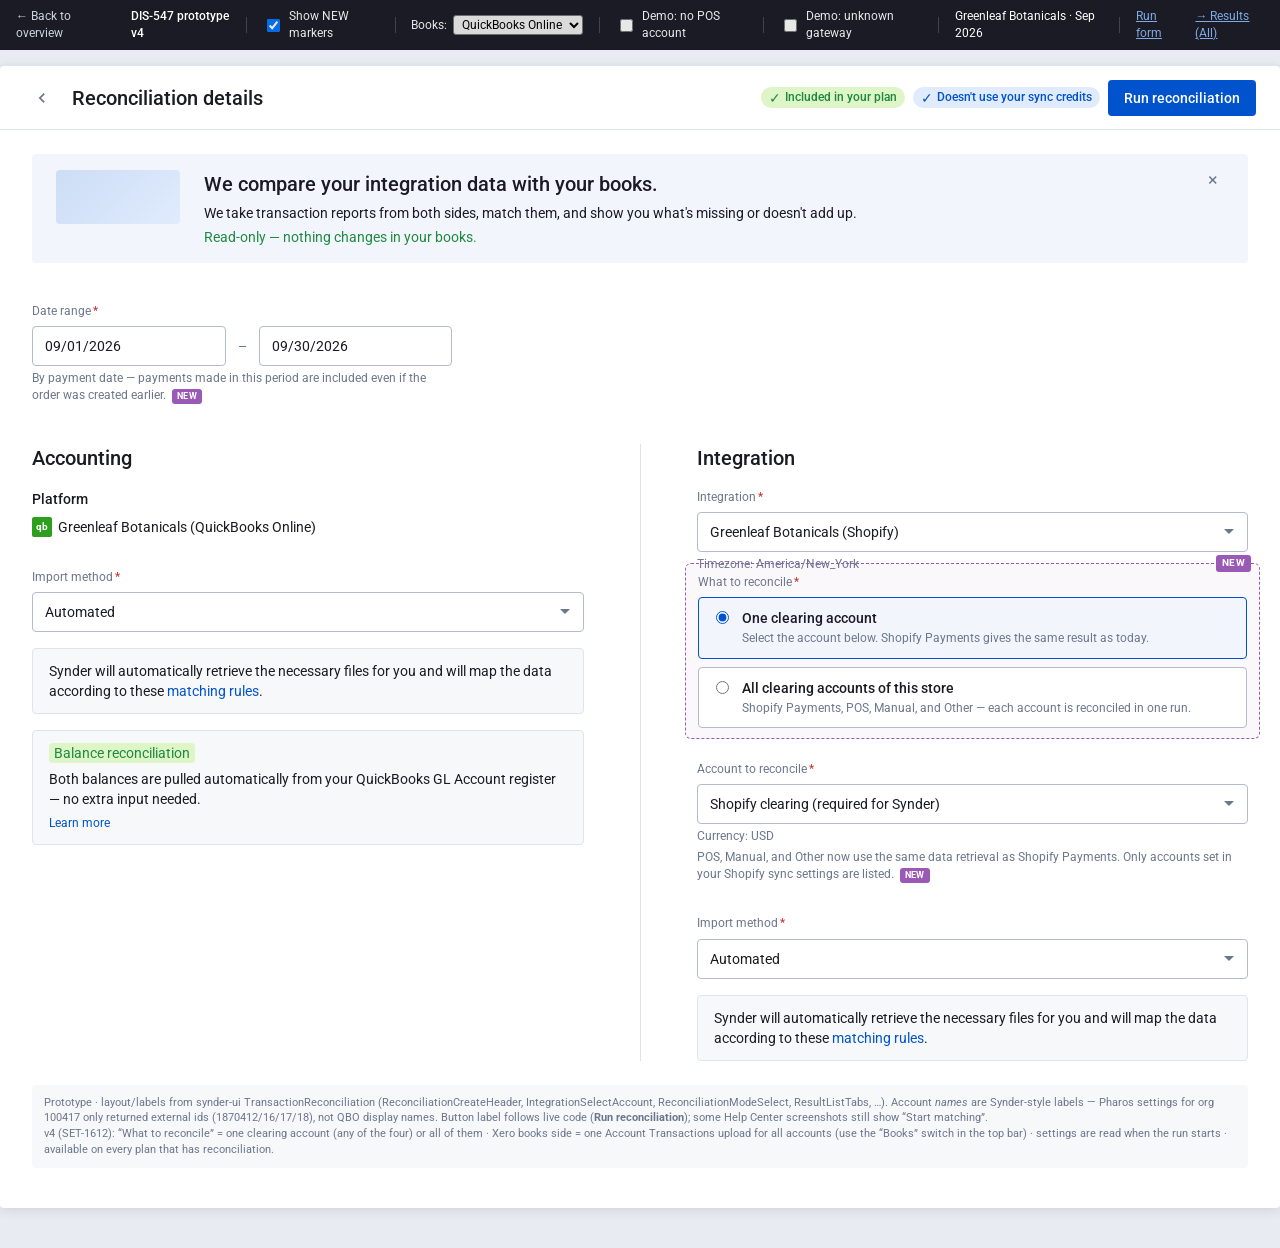
<file: projects/dis-547-shopify-store-recon/v4/mock/index.html>
<!DOCTYPE html>
<html lang="en">
<head>
<meta charset="utf-8">
<meta name="viewport" content="width=device-width, initial-scale=1">
<title>DIS-547 v4 — TR prototype (identical UI + new bits only)</title>
<link href="https://fonts.googleapis.com/css2?family=Roboto:wght@400;500;700&display=swap" rel="stylesheet">
<style>
  :root {
    --primary: #0053CC;
    --primary-50: #80A9E5;
    --primary-20: #CCDDF5;
    --primary-10: #E0EBFD;
    --primary-5: #F2F6FC;
    --err: #CC2929;
    --err-light: #FFDFD8;
    --err-50: #FFECE8;
    --warn: #CB7515;
    --warn-light: #FFF1DD;
    --warn-soft: #FFE8C7;
    --ok: #1F8940;
    --ok-50: #DDF5C7;
    --ok-light: #ECFDDC;
    --ok-dark: #0D6A2A;
    --action-bg: #D6EBFF;
    --action-fg: #3C4EAC;
    --grey: #1A1B24;
    --grey-50: #6B778C;
    --grey-30: #B4BBCB;
    --grey-20: #DFE4EC;
    --grey-10: #EFF1F5;
    --grey-5: #F7F8FA;
    --white: #FFFFFF;
    --border: 1px solid var(--grey-20);
    --font: Roboto, "Helvetica Neue", Arial, sans-serif;
  }
  * { box-sizing: border-box; }
  body {
    margin: 0;
    font-family: var(--font);
    color: var(--grey);
    background: #E8ECF2;
    font-size: 14px;
    line-height: 1.43;
  }
  button, input, select { font-family: inherit; font-size: inherit; }

  /* Prototype chrome (not part of TR product UI) */
  .proto-bar {
    position: sticky; top: 0; z-index: 100;
    background: #1A1B24; color: #fff;
    display: flex; align-items: center; gap: 16px;
    padding: 8px 16px; font-size: 12px;
  }
  .proto-bar b { font-weight: 500; }
  .proto-bar label { display: inline-flex; align-items: center; gap: 6px; cursor: pointer; opacity: .9; }
  .proto-bar .sep { width: 1px; height: 16px; background: #444; }
  .proto-bar a { color: #80A9E5; }

  /* Modal shell matching CommonPageModal */
  .modal-shell {
    max-width: 1344px;
    margin: 16px auto 40px;
    background: var(--white);
    border-radius: 4px;
    box-shadow: 0 2px 12px rgba(26,27,36,.12);
    min-height: 720px;
    display: flex;
    flex-direction: column;
  }
  .page-header {
    display: flex; align-items: center; gap: 12px;
    padding: 12px 24px;
    border-bottom: var(--border);
    min-height: 64px;
  }
  .page-header .back {
    width: 36px; height: 36px; border: 0; background: transparent;
    border-radius: 50%; cursor: pointer; color: var(--grey-50);
    display: flex; align-items: center; justify-content: center;
  }
  .page-header .back:hover { background: var(--grey-10); }
  .page-header h1 {
    margin: 0; font-size: 20px; font-weight: 500; flex: 1;
  }
  .page-header .actions { display: flex; align-items: center; gap: 8px; }

  .page-body { padding: 24px 32px 40px; flex: 1; }

  /* Chips */
  .chip {
    display: inline-flex; align-items: center; gap: 4px;
    padding: 2px 8px; border-radius: 16px; font-size: 12px; font-weight: 500;
    white-space: nowrap;
  }
  .chip-ok { background: var(--ok-50); color: var(--ok); }
  .chip-info { background: var(--primary-10); color: var(--primary); }
  .chip-fail { background: var(--err-light); color: var(--err); }
  .chip-warn { background: var(--warn-soft); color: var(--warn); }
  .chip-action { background: var(--action-bg); color: var(--action-fg); }
  .chip-default { background: var(--grey-20); color: var(--grey-50); }
  .chip .ico { font-size: 14px; line-height: 1; }

  /* Status (FailedStatus / SuccessStatus style — rectangular, not pill) */
  .status {
    display: inline-block; padding: 0 5px; border-radius: 4px;
    font-size: 14px; white-space: nowrap; width: fit-content;
  }
  .status-fail { background: var(--err-light); color: var(--err); }
  .status-ok { background: var(--ok-50); color: var(--ok); }
  .status-action { background: var(--action-bg); color: var(--action-fg); }
  .status-warn { background: var(--warn-soft); color: var(--warn); }

  /* Buttons */
  .btn-primary {
    background: var(--primary); color: #fff; border: 0;
    border-radius: 4px; padding: 8px 16px; font-weight: 500;
    cursor: pointer; height: 36px;
  }
  .btn-primary:hover { background: #0046ad; }
  .btn-primary:disabled { opacity: .45; cursor: not-allowed; }
  .btn-outline {
    background: #fff; color: var(--primary);
    border: 1px solid var(--primary); border-radius: 4px;
    padding: 7px 14px; font-weight: 500; cursor: pointer; height: 36px;
  }
  .btn-outline:hover { background: var(--primary-5); }
  .btn-text {
    background: transparent; border: 0; color: var(--primary);
    cursor: pointer; font-weight: 500; padding: 8px 12px;
  }

  /* Fields */
  .label {
    display: block; font-size: 12px; color: var(--grey-50);
    margin-bottom: 6px; font-weight: 400;
  }
  .label .req { color: var(--err); margin-left: 2px; }
  .field { margin-bottom: 0; }
  .select, .input {
    width: 100%; height: 40px;
    border: 1px solid var(--grey-30); border-radius: 4px;
    padding: 8px 12px; background: #fff; color: var(--grey);
    appearance: none;
    background-image: url("data:image/svg+xml,%3Csvg xmlns='http://www.w3.org/2000/svg' width='12' height='8' viewBox='0 0 12 8'%3E%3Cpath fill='%236B778C' d='M1 1l5 5 5-5'/%3E%3C/svg%3E");
    background-repeat: no-repeat; background-position: right 12px center;
    padding-right: 32px;
  }
  .input { background-image: none; padding-right: 12px; }
  .select:disabled, .input:disabled { background: var(--grey-5); color: var(--grey-50); }
  .hint { font-size: 12px; color: var(--grey-50); margin-top: 4px; }
  .hint a, a.link { color: var(--primary); text-decoration: none; cursor: pointer; }
  .hint a:hover, a.link:hover { text-decoration: underline; }

  .date-row { display: flex; gap: 12px; align-items: flex-end; max-width: 420px; }
  .date-row .field { flex: 1; }
  .date-sep { color: var(--grey-50); padding-bottom: 10px; }

  /* Two-column layout */
  .cols {
    display: flex; gap: 56px; margin-top: 40px; width: 100%;
  }
  .col { flex: 1; min-width: 0; }
  .col-divider {
    width: 1px; background: var(--grey-20); flex-shrink: 0; align-self: stretch;
  }
  .col-title { font-size: 20px; font-weight: 500; margin: 0 0 16px; }
  .platform-row {
    display: flex; align-items: center; gap: 6px; margin-top: 8px;
  }
  .platform-row img, .platform-ico {
    width: 20px; height: 20px; border-radius: 2px;
  }
  .platform-ico {
    display: inline-flex; align-items: center; justify-content: center;
    background: #2CA01C; color: #fff; font-size: 10px; font-weight: 700;
  }
  .platform-ico.shopify { background: #95BF47; }
  .sub-label { font-size: 14px; font-weight: 500; margin: 0; }

  .info-box {
    margin-top: 16px; padding: 12px 16px;
    border: var(--border); border-radius: 4px;
    background: var(--grey-5); font-size: 14px; color: var(--grey);
  }
  .stack-field { margin-top: 32px; }
  .stack-field.first { margin-top: 16px; }

  /* NEW markers */
  .new-wrap {
    position: relative;
    border: 1.5px dashed transparent;
    border-radius: 6px;
    padding: 0;
    transition: border-color .15s, background .15s;
  }
  body.show-new .new-wrap {
    border-color: #9B59B6;
    background: rgba(155,89,182,.04);
    padding: 10px 12px;
    margin: -10px -12px;
  }
  .new-badge {
    display: none;
    position: absolute; top: -9px; right: 8px;
    background: #9B59B6; color: #fff;
    font-size: 10px; font-weight: 700; letter-spacing: .04em;
    padding: 1px 6px; border-radius: 3px;
  }
  body.show-new .new-badge { display: inline-block; }

  /* Scope choice */
  .scope-options { display: flex; flex-direction: column; gap: 8px; margin-top: 4px; }
  .scope-opt {
    display: flex; gap: 10px; align-items: flex-start;
    border: 1px solid var(--grey-30); border-radius: 4px;
    padding: 10px 12px; cursor: pointer; background: #fff;
  }
  .scope-opt:hover { border-color: var(--primary-50); }
  .scope-opt.on { border-color: var(--primary); background: var(--primary-5); }
  .scope-opt input { margin-top: 3px; accent-color: var(--primary); }
  .scope-opt .t { font-weight: 500; }
  .scope-opt .d { font-size: 12px; color: var(--grey-50); margin-top: 2px; }

  /* Auto-filled accounts list */
  .acct-list {
    border: 1px solid var(--grey-30); border-radius: 4px; overflow: hidden;
    background: var(--grey-5);
  }
  .acct-list-row {
    display: flex; align-items: center; gap: 10px;
    padding: 10px 12px; border-bottom: 1px solid var(--grey-20);
    font-size: 13px;
  }
  .acct-list-row:last-child { border-bottom: 0; }
  .acct-list-row .tab {
    min-width: 110px; color: var(--grey-50); font-size: 12px;
  }
  .acct-list-row .name { flex: 1; font-weight: 500; }
  .acct-list-row .id { color: var(--grey-50); font-size: 12px; }
  .warn-inline {
    margin-top: 8px; padding: 8px 12px;
    background: var(--warn-light); border-left: 3px solid var(--warn);
    border-radius: 2px; font-size: 12px; color: var(--grey);
  }

  /* Info banner (create) */
  .info-banner {
    display: flex; gap: 24px; align-items: flex-start;
    padding: 16px 24px; border-radius: 4px;
    background: var(--primary-5); margin-bottom: 40px;
  }
  .info-banner .ill {
    width: 124px; height: 54px; flex-shrink: 0;
    background: linear-gradient(135deg, var(--primary-20), var(--primary-10));
    border-radius: 4px;
  }
  .info-banner h3 { margin: 0 0 4px; font-size: 20px; font-weight: 500; }
  .info-banner p { margin: 0; font-size: 14px; }
  .info-banner .ok-line { color: var(--ok); margin-top: 4px; }
  .info-banner .x {
    margin-left: auto; border: 0; background: transparent;
    color: var(--grey-50); cursor: pointer; font-size: 18px; line-height: 1;
  }

  /* Results */
  .result-title-row {
    display: flex; align-items: center; gap: 10px; flex-wrap: wrap;
  }
  .result-title-row h2 {
    margin: 0; font-size: 24px; font-weight: 500;
  }
  .result-sub { color: var(--grey-50); font-size: 14px; margin-top: 4px; }
  .result-meta {
    display: flex; justify-content: space-between; align-items: flex-start;
    gap: 16px; margin-bottom: 16px;
  }
  .result-meta .right { display: flex; gap: 8px; }

  /* Account switcher — row of clickable status cards (NEW) */
  .account-switch {
    display: flex; flex-direction: column; gap: 8px;
    margin-bottom: 0;
  }
  .account-switch > .label { margin-bottom: 0; }
  .acct-btns {
    display: flex; flex-wrap: wrap; gap: 8px;
  }
  .acct-btn {
    flex: 1 1 160px;
    min-width: 150px;
    max-width: 240px;
    text-align: left;
    background: #fff;
    border: 1px solid var(--grey-20);
    border-radius: 4px;
    padding: 10px 12px;
    cursor: pointer;
    font: inherit;
    color: var(--grey);
    transition: border-color .12s, background .12s, box-shadow .12s;
  }
  .acct-btn:hover { border-color: var(--primary-50); background: var(--primary-5); }
  .acct-btn.on {
    border-color: var(--primary);
    background: var(--primary-5);
    box-shadow: inset 0 0 0 1px var(--primary);
  }
  .acct-btn .ab-name {
    display: block; font-weight: 500; font-size: 13px; margin-bottom: 6px;
    white-space: nowrap; overflow: hidden; text-overflow: ellipsis;
  }
  .acct-btn .ab-meta {
    display: flex; align-items: center; gap: 6px; flex-wrap: wrap;
  }
  .acct-btn .ab-open {
    font-size: 12px; color: var(--grey-50);
  }
  .acct-btn.overview-btn {
    max-width: 180px;
    border-style: dashed;
  }

  /* Outside clearing accounts — accordion panel (NEW) */
  .outside-panel {
    border: 1px solid var(--grey-20);
    border-radius: 4px;
    background: #fff;
    overflow: hidden;
  }
  .outside-panel.has-unknown { border-color: var(--warn); }
  .outside-head {
    display: flex; align-items: center; gap: 10px;
    width: 100%; padding: 12px 16px;
    background: var(--grey-5); border: 0; cursor: pointer;
    font: inherit; color: var(--grey); text-align: left;
  }
  .outside-panel.has-unknown .outside-head { background: var(--warn-light); }
  .outside-head:hover { background: var(--grey-10); }
  .outside-panel.has-unknown .outside-head:hover { background: #ffe4bf; }
  .outside-head .oh-title { font-weight: 500; font-size: 14px; }
  .outside-head .oh-meta { color: var(--grey-50); font-size: 13px; flex: 1; }
  .outside-head .oh-chevron {
    color: var(--grey-50); transition: transform .15s; font-size: 12px;
  }
  .outside-panel.open .oh-chevron { transform: rotate(180deg); }
  .outside-body { display: none; border-top: 1px solid var(--grey-20); }
  .outside-panel.open .outside-body { display: block; }
  .out-group { border-bottom: 1px solid var(--grey-10); }
  .out-group:last-child { border-bottom: 0; }
  .out-group-label {
    padding: 8px 16px 4px; font-size: 11px; font-weight: 500;
    color: var(--grey-50); letter-spacing: .03em; text-transform: uppercase;
  }
  .out-group.unknown .out-group-label { color: var(--warn); }
  .out-row {
    display: grid;
    grid-template-columns: 18px 1fr auto auto;
    gap: 8px 12px; align-items: center;
    width: 100%; padding: 10px 16px;
    background: #fff; border: 0; border-top: 1px solid var(--grey-10);
    cursor: pointer; font: inherit; color: var(--grey); text-align: left;
  }
  .out-row:hover { background: var(--grey-5); }
  .out-row .or-chevron { color: var(--grey-30); font-size: 11px; transition: transform .15s; }
  .out-row.open .or-chevron { transform: rotate(90deg); color: var(--grey-50); }
  .out-row .or-name { font-weight: 500; font-size: 13px; }
  .out-row .or-reason { display: block; font-size: 12px; color: var(--grey-50); font-weight: 400; margin-top: 2px; }
  .out-row .or-count { font-size: 12px; color: var(--grey-50); white-space: nowrap; }
  .out-row .or-amt { font-size: 13px; font-weight: 500; white-space: nowrap; text-align: right; }
  .out-row.unknown-row { background: var(--warn-light); }
  .out-row.unknown-row:hover { background: #ffe4bf; }
  .out-row.unknown-row .or-name { color: var(--warn); }
  .out-empty {
    padding: 10px 16px 12px 46px; font-size: 13px; color: var(--grey-50);
    border-top: 1px solid var(--grey-10); font-style: italic;
  }
  .out-payments {
    display: none; padding: 0 16px 12px 46px; background: var(--grey-5);
    border-top: 1px solid var(--grey-10);
  }
  .out-row.open + .out-payments { display: block; }
  .out-payments table {
    width: 100%; border-collapse: collapse; font-size: 12px;
    background: #fff; border: 1px solid var(--grey-20); border-radius: 4px; overflow: hidden;
  }
  .out-payments th {
    text-align: left; font-weight: 500; color: var(--grey-50);
    padding: 6px 10px; background: var(--grey-5); border-bottom: 1px solid var(--grey-20);
  }
  .out-payments td { padding: 6px 10px; border-bottom: 1px solid var(--grey-10); }
  .out-payments tr:last-child td { border-bottom: 0; }
  .out-payments td.num { text-align: right; }

  .balance-box {
    border: 1px solid var(--err); border-radius: 4px;
    background: var(--err-50); margin-bottom: 16px; overflow: hidden;
  }
  .balance-box.ok { border-color: var(--ok); background: var(--ok-light); }
  .balance-sum {
    padding: 12px 16px; font-size: 14px; font-weight: 500;
    display: flex; justify-content: space-between; align-items: center;
    cursor: pointer;
  }
  .balance-box.ok .balance-sum { color: var(--ok); }
  .balance-box:not(.ok) .balance-sum { color: var(--err); }
  .balance-cells {
    display: flex; flex-wrap: wrap; border-top: 1px solid var(--err);
    align-items: stretch;
  }
  .balance-box.ok .balance-cells { border-top-color: var(--ok); }
  .bcell {
    padding: 12px 16px; min-width: 140px; flex: 1;
  }
  .bcell .l { font-size: 12px; color: var(--grey-50); margin-bottom: 4px; }
  .bcell .v { font-size: 14px; font-weight: 500; }
  .bcell.emph { background: var(--err-light); }
  .balance-box.ok .bcell.emph { background: var(--ok-50); }
  .bop {
    display: flex; align-items: center; padding: 0 4px;
    color: var(--grey-50); font-weight: 500;
  }

  .warn-banner {
    display: flex; align-items: center; gap: 10px;
    padding: 10px 16px; margin-bottom: 16px;
    background: var(--warn-light); border-radius: 4px;
    color: var(--warn); font-size: 14px;
  }
  .warn-banner .x { margin-left: auto; border: 0; background: transparent; color: var(--warn); cursor: pointer; }

  /* Tabs */
  .tabs {
    display: flex; border-bottom: var(--border); gap: 0; margin-bottom: 0;
  }
  .tab {
    padding: 12px 16px; border: 0; background: transparent;
    cursor: pointer; font-weight: 500; color: var(--grey-50);
    border-bottom: 2px solid transparent; margin-bottom: -1px;
    display: inline-flex; align-items: center; gap: 8px;
  }
  .tab.on { color: var(--primary); border-bottom-color: var(--primary); }
  .tab .cnt {
    display: inline-block; padding: 0 6px; border-radius: 10px;
    font-size: 12px; font-weight: 500;
  }
  .tab .cnt.ok { background: var(--ok-50); color: var(--ok); }
  .tab .cnt.warn { background: var(--warn-soft); color: var(--warn); }
  .tab .cnt.fail { background: var(--err-light); color: var(--err); }
  .tab .cnt.def { background: var(--grey-20); color: var(--grey-50); }

  /* Filters */
  .filters {
    display: flex; flex-wrap: wrap; gap: 12px; align-items: flex-end;
    padding: 12px 16px; background: var(--primary-5);
    border: var(--border); border-top: 0; margin-bottom: 0;
  }
  .filters .field { min-width: 120px; }
  .filters .field.grow { flex: 1; min-width: 160px; }
  .filters .label { margin-bottom: 4px; }

  /* Table */
  .table-wrap { border: var(--border); border-top: 0; overflow-x: auto; }
  table.res {
    width: 100%; border-collapse: collapse; font-size: 14px;
  }
  table.res th {
    text-align: left; font-weight: 500; font-size: 12px; color: var(--grey-50);
    padding: 10px 12px; border-bottom: var(--border); background: #fff;
    white-space: nowrap;
  }
  table.res th.num, table.res td.num { text-align: right; }
  table.res td {
    padding: 12px; border-bottom: 1px solid var(--grey-10);
    vertical-align: middle;
  }
  table.res tr:hover td { background: var(--grey-5); }
  table.res .muted { color: var(--grey-50); }
  .ex-note {
    font-size: 11px; color: var(--grey-50); font-style: italic;
  }

  /* v3: inline NEW tag (for small additions inside existing elements) */
  .new-tag {
    display: none; margin-left: 6px; vertical-align: middle;
    background: #9B59B6; color: #fff; font-size: 9px; font-weight: 700;
    letter-spacing: .04em; padding: 0 5px; border-radius: 3px; line-height: 15px;
  }
  body.show-new .new-tag { display: inline-block; }
  body.show-new .new-col { background: rgba(155,89,182,.05); }
  .pm-split { display: block; font-size: 11px; color: var(--grey-50); }
  table.res:not(.with-refund-id) .col-refund { display: none; }
  .hidden { display: none !important; }

  /* v4: Xero books side (existing Assisted upload pattern) */
  .platform-ico.xero { background: #13B5EA; }
  .acc-howto { margin-top: 16px; border: var(--border); border-radius: 4px; }
  .acc-howto-head {
    width: 100%; display: flex; align-items: center; justify-content: space-between;
    background: #fff; border: 0; padding: 12px 16px; cursor: pointer; font-weight: 500; text-align: left;
  }
  .acc-howto-body { padding: 0 16px 12px; font-size: 14px; }
  .acc-howto:not(.open) .acc-howto-body { display: none; }
  .acc-howto.open .acc-howto-head .chev { transform: rotate(180deg); }
  .acc-howto ol { margin: 0; padding-left: 20px; }
  .acc-howto li { margin-bottom: 4px; }
  .acc-howto .divider { height: 1px; background: var(--grey-20); margin: 12px 0; }
  .dropzone {
    margin-top: 14px; border: 1px dashed var(--grey-30); border-radius: 4px;
    padding: 20px 16px; text-align: center; cursor: pointer; background: #fff;
  }
  .dropzone:hover { border-color: var(--primary); background: var(--primary-5); }
  .dropzone .dz-main { font-weight: 500; }
  .dropzone .dz-main a { color: var(--primary); }
  .dropzone .dz-sub { font-size: 12px; color: var(--grey-50); margin-top: 4px; }
  .dropzone.err { border-color: var(--err); }
  .field-error { font-size: 12px; color: var(--err); margin-top: 4px; }
  .file-info {
    margin-top: 14px; border: var(--border); border-radius: 4px; padding: 12px 8px 12px 16px;
    display: flex; align-items: center; gap: 10px;
  }
  .file-info .xl { width: 24px; height: 24px; border-radius: 3px; background: #1D6F42; color: #fff;
    font-size: 10px; font-weight: 700; display: inline-flex; align-items: center; justify-content: center; }
  .file-info .fn { font-weight: 500; flex: 1; }
  .file-info .fs { color: var(--grey-50); }
  .file-info .del { border: 0; background: transparent; cursor: pointer; color: var(--grey-50); font-size: 16px; }
  .file-accts { margin-top: 8px; font-size: 12px; color: var(--grey-50); }
  .file-accts div::before { content: "✓ "; color: var(--ok); }
  .acct-list-row.missing .name { color: var(--grey-50); font-weight: 400; font-style: italic; }
  .proto-bar select { font-size: 12px; padding: 1px 4px; border-radius: 3px; }
  .footer-note {
    margin-top: 24px; padding: 10px 12px;
    background: var(--grey-5); border-radius: 4px;
    font-size: 11px; color: var(--grey-50);
  }
</style>
</head>
<body class="show-new">

<!-- Prototype controls (not product UI) -->
<div class="proto-bar">
  <a href="../" style="color:#cbd5e1;text-decoration:none;margin-right:8px">&larr; Back to overview</a>
  <b>DIS-547 prototype v4</b>
  <span class="sep"></span>
  <label><input type="checkbox" id="togNew" checked onchange="document.body.classList.toggle('show-new', this.checked)"> Show NEW markers</label>
  <span class="sep"></span>
  <label>Books: <select id="selBooks" onchange="setBooks(this.value)"><option value="qbo" selected>QuickBooks Online</option><option value="xero">Xero</option></select></label>
  <span class="sep"></span>
  <label><input type="checkbox" id="togNoPos" onchange="toggleNoPos(this.checked)"> Demo: no POS account</label>
  <span class="sep"></span>
  <label><input type="checkbox" id="togUnknown" onchange="toggleDemoUnknown(this.checked)"> Demo: unknown gateway</label>
  <span class="sep"></span>
  <span>Greenleaf Botanicals · Sep 2026</span>
  <span class="sep"></span>
  <a href="#" onclick="showScreen('run');return false">Run form</a>
  <a href="#" onclick="runAll();return false">→ Results (All)</a>
</div>

<!-- ===================== RUN FORM ===================== -->
<div class="modal-shell" id="screen-run">
  <div class="page-header">
    <button class="back" title="Back" aria-label="Back">
      <svg width="20" height="20" viewBox="0 0 24 24" fill="currentColor"><path d="M15.41 7.41 14 6l-6 6 6 6 1.41-1.41L10.83 12z"/></svg>
    </button>
    <h1>Reconciliation details</h1>
    <div class="actions">
      <span class="chip chip-ok"><span class="ico">✓</span> Included in your plan</span>
      <span class="chip chip-info"><span class="ico">✓</span> Doesn't use your sync credits</span>
      <button class="btn-primary" id="btnRun" onclick="onRun()">Run reconciliation</button>
    </div>
  </div>
  <div class="page-body">
    <div class="info-banner" id="infoBanner">
      <div class="ill" aria-hidden="true"></div>
      <div>
        <h3>We compare your integration data with your books.</h3>
        <p>We take transaction reports from both sides, match them, and show you what's missing or doesn't add up.</p>
        <p class="ok-line">Read-only — nothing changes in your books.</p>
      </div>
      <button class="x" onclick="this.parentElement.classList.add('hidden')" aria-label="Close banner">×</button>
    </div>

    <div class="field" style="max-width:420px">
      <label class="label">Date range<span class="req">*</span></label>
      <div class="date-row">
        <div class="field"><input class="input" value="09/01/2026" readonly></div>
        <span class="date-sep">–</span>
        <div class="field"><input class="input" value="09/30/2026" readonly></div>
      </div>
      <div class="hint">By payment date — payments made in this period are included even if the order was created earlier.<span class="new-tag">NEW</span></div>
    </div>

    <div class="cols">
      <!-- Accounting -->
      <div class="col">
        <h2 class="col-title">Accounting</h2>
        <div class="stack-field first">
          <p class="sub-label">Platform</p>
          <div class="platform-row">
            <span class="platform-ico" id="accIco" title="QuickBooks Online">qb</span>
            <span id="accPlatName">Greenleaf Botanicals (QuickBooks Online)</span>
          </div>
        </div>
        <div class="stack-field">
          <label class="label">Import method<span class="req">*</span></label>
          <select class="select" id="accMode"><option>Automated</option></select>
        </div>
        <div class="info-box" id="accAutoInfo">
          Synder will automatically retrieve the necessary files for you and will map the data according to these
          <a class="link">matching rules</a>.
        </div>

        <!-- Xero: existing Assisted upload (Account Transactions), v4 = one file for all clearing accounts -->
        <div class="hidden" id="xeroUploadBlock">
          <div class="acc-howto open" id="xeroHowTo">
            <button type="button" class="acc-howto-head" onclick="document.getElementById('xeroHowTo').classList.toggle('open')">
              <span>How to get Account Transactions from Xero</span><span class="chev">▾</span>
            </button>
            <div class="acc-howto-body">
              <ol>
                <li>Open Xero Reporting <a class="link">reporting.xero.com</a> → Account Transactions</li>
                <li id="xeroStepAccts">Select accounts: <b>all Shopify clearing accounts of this store</b><span class="new-tag">NEW</span> (<span id="xeroAcctNames">Shopify Payments, POS, Manual, Other</span>), Accounts Receivable, Accounts Payable, Realized Currency Gains</li>
                <li>Pick the date range that matches the reconciliation date range</li>
                <li>Set Grouping to Group by Account</li>
                <li>Select columns: Contact, Credit, Date, Debit, Description, Reference, Running Balance, Source. Then also either: Net (single-currency Xero) or Net (Source), Net (USD), Currency (multi-currency Xero)</li>
                <li>Export as Excel</li>
              </ol>
              <div style="margin-top:6px">Tip: save the report settings as a Custom view in Xero to avoid this next time.</div>
              <div class="divider"></div>
              <div>Need more detail? <a class="link">See the full guide with screenshots ↗</a></div>
            </div>
          </div>
          <div class="new-wrap" style="margin-top:20px">
            <span class="new-badge">NEW</span>
            <div class="hint" style="margin-top:0">One file for all clearing accounts. Synder takes the section of each account from this file. You upload it one time.</div>
          </div>
          <div class="dropzone" id="xeroDrop" onclick="xeroUpload()" role="button" tabindex="0">
            <div class="dz-main">Drag and drop your file here or <a>browse</a></div>
            <div class="dz-sub">XLS or XLSX formats, up to 100MB</div>
          </div>
          <div class="field-error hidden" id="xeroErr">Upload the Account Transactions report to run reconciliation.</div>
          <div class="hidden" id="xeroFile">
            <div class="file-info">
              <span class="xl">XLS</span>
              <span class="fn">Greenleaf_Account_Transactions_Sep2026.xlsx</span>
              <span class="fs">0.4 Mb</span>
              <button type="button" class="del" title="Remove file" onclick="xeroRemove()">×</button>
            </div>
            <div class="new-wrap" style="margin-top:18px">
              <span class="new-badge">NEW</span>
              <div class="file-accts" id="xeroFileAccts"></div>
            </div>
          </div>
        </div>

        <div class="info-box" style="margin-top:16px">
          <div style="display:flex;align-items:center;gap:8px;margin-bottom:6px">
            <span class="status status-ok">Balance reconciliation</span>
          </div>
          <span id="balSrcText">Both balances are pulled automatically from your QuickBooks GL Account register — no extra input needed.</span>
          <div class="hint" style="margin-top:6px"><a class="link">Learn more</a></div>
        </div>
      </div>

      <div class="col-divider"></div>

      <!-- Integration -->
      <div class="col">
        <h2 class="col-title">Integration</h2>
        <div class="stack-field first">
          <label class="label">Integration<span class="req">*</span></label>
          <select class="select" id="selIntegration" onchange="onIntegrationChange()">
            <option value="">Select...</option>
            <option value="shopify" selected>Greenleaf Botanicals (Shopify)</option>
            <option value="afterpay">110670435 (Afterpay)</option>
            <option value="tiktok">Greenleaf Botanicals (TikTok)</option>
            <option value="any">Any account</option>
          </select>
          <div class="hint">Timezone: America/New_York</div>
        </div>

        <!-- NEW: scope choice (Shopify only) -->
        <div class="stack-field new-wrap" id="scopeBlock">
          <span class="new-badge">NEW</span>
          <label class="label">What to reconcile<span class="req">*</span></label>
          <div class="scope-options">
            <label class="scope-opt on" id="optSp">
              <input type="radio" name="scope" value="sp" checked onchange="onScopeChange()">
              <div>
                <div class="t">One clearing account</div>
                <div class="d">Select the account below. Shopify Payments gives the same result as today.</div>
              </div>
            </label>
            <label class="scope-opt" id="optAll">
              <input type="radio" name="scope" value="all" onchange="onScopeChange()">
              <div>
                <div class="t">All clearing accounts of this store</div>
                <div class="d"><span id="allAcctNames">Shopify Payments, POS, Manual, and Other</span> — each account is reconciled in one run.</div>
              </div>
            </label>
          </div>
        </div>

        <!-- Existing: single Account to reconcile (Shopify Payments only) -->
        <div class="stack-field" id="singleAccountBlock">
          <label class="label">Account to reconcile<span class="req">*</span></label>
          <select class="select" id="selAccount">
            <optgroup label="SYNDER ACCOUNTS (AUTOMATED DATA RETRIEVAL)" id="ogAuto">
              <option value="default" selected>Shopify clearing (required for Synder)</option>
              <option value="pos" id="optPosAcct">Shopify POS Orders</option>
              <option value="manual">Shopify Manual Orders</option>
              <option value="other">Shopify Other Orders</option>
            </optgroup>
          </select>
          <div class="hint">Currency: USD</div>
          <div class="hint">POS, Manual, and Other now use the same data retrieval as Shopify Payments. Only accounts set in your Shopify sync settings are listed.<span class="new-tag">NEW</span></div>
        </div>

        <!-- NEW: auto-filled accounts list (All) -->
        <div class="stack-field new-wrap hidden" id="allAccountsBlock">
          <span class="new-badge">NEW</span>
          <label class="label">Accounts to reconcile<span class="req">*</span></label>
          <div class="hint" style="margin-bottom:8px">From this store’s Shopify sync settings, as they are when you click Run reconciliation. Read-only. <a class="link">Open Shopify settings</a></div>
          <div class="acct-list">
            <div class="acct-list-row">
              <span class="tab">Shopify Payments</span>
              <span class="name">Shopify clearing (required for Synder)</span>
              <span class="id">1870412</span>
              <span class="chip chip-ok">Ready</span>
            </div>
            <div class="acct-list-row" id="rowPos">
              <span class="tab">POS</span>
              <span class="name" id="rowPosName">Shopify POS Orders</span>
              <span class="id" id="rowPosId">1870418</span>
              <span class="chip chip-ok" id="rowPosChip">Ready</span>
            </div>
            <div class="acct-list-row">
              <span class="tab">Manual</span>
              <span class="name">Shopify Manual Orders</span>
              <span class="id">1870416</span>
              <span class="chip chip-ok">Ready</span>
            </div>
            <div class="acct-list-row">
              <span class="tab">Other</span>
              <span class="name">Shopify Other Orders</span>
              <span class="id">1870417</span>
              <span class="chip chip-ok">Ready</span>
            </div>
          </div>
          <!-- Shown when an order type has no clearing account in settings (demo toggle in the top bar). -->
          <div class="warn-inline hidden" id="fallbackWarn">
            POS has no clearing account in your Shopify sync settings. POS payments will show as <b>Unassigned</b> in the results. <a class="link">Open Shopify settings</a>
          </div>
        </div>

        <div class="stack-field" id="modeBlock">
          <label class="label">Import method<span class="req">*</span></label>
          <select class="select"><option>Automated</option></select>
        </div>
        <div class="info-box" id="intInfoBox">
          Synder will automatically retrieve the necessary files for you and will map the data according to these
          <a class="link">matching rules</a>.
        </div>
      </div>
    </div>

    <div class="footer-note">
      Prototype · layout/labels from synder-ui TransactionReconciliation (ReconciliationCreateHeader, IntegrationSelectAccount, ReconciliationModeSelect, ResultListTabs, …).
      Account <i>names</i> are Synder-style labels — Pharos settings for org 100417 only returned external ids (1870412/16/17/18), not QBO display names.
      Button label follows live code (<b>Run reconciliation</b>); some Help Center screenshots still show “Start matching”.<br>
      v4 (SET-1612): “What to reconcile” = one clearing account (any of the four) or all of them · Xero books side = one Account Transactions upload for all accounts (use the “Books” switch in the top bar) · settings are read when the run starts · available on every plan that has reconciliation.
    </div>
  </div>
</div>

<!-- ===================== RESULTS ===================== -->
<div class="modal-shell hidden" id="screen-results">
  <div class="page-header">
    <button class="back" title="Back" aria-label="Back" onclick="showScreen('run')">
      <svg width="20" height="20" viewBox="0 0 24 24" fill="currentColor"><path d="M15.41 7.41 14 6l-6 6 6 6 1.41-1.41L10.83 12z"/></svg>
    </button>
    <h1>Reconciliation results</h1>
    <div class="actions">
      <button class="btn-outline">Copy share link</button>
      <button class="btn-outline">Refresh data</button>
    </div>
  </div>
  <div class="page-body" style="display:flex;flex-direction:column;gap:16px">

    <!-- NEW: account switcher — clickable status cards -->
    <div class="new-wrap" id="acctSwitchWrap">
      <span class="new-badge">NEW</span>
      <div class="account-switch">
        <label class="label">Account</label>
        <div class="acct-btns" id="acctBtns" role="tablist" aria-label="Clearing accounts"></div>
        <div class="hint hidden" id="xeroResNote">Books data for every account comes from one upload: Greenleaf_Account_Transactions_Sep2026.xlsx (Xero).</div>
      </div>
    </div>

    <div class="result-meta">
      <div>
        <div class="result-title-row">
          <h2 id="resTitle">Shopify clearing (required for Synder)</h2>
          <span class="status status-fail" id="resStatus">Attention required</span>
        </div>
        <div class="result-sub" id="resSub">Greenleaf Botanicals (Shopify) / Sep 1 – 30, 2026</div>
      </div>
      <div class="right">
        <button class="btn-outline">Process log</button>
        <button class="btn-outline">Export ▾</button>
      </div>
    </div>


    <div class="balance-box" id="balanceBox">
      <div class="balance-sum" onclick="this.parentElement.classList.toggle('collapsed')">
        <span id="balanceSumText">Balance is off by 142.18 USD <span class="ex-note">(example)</span></span>
        <span>▾</span>
      </div>
      <div class="balance-cells" id="balanceCells">
        <div class="bcell"><div class="l">Accounting beginning balance</div><div class="v">12,440.00 USD <span class="ex-note">ex.</span></div></div>
        <div class="bop">+</div>
        <div class="bcell"><div class="l">Increase</div><div class="v" id="balInc">119,695.40 USD</div></div>
        <div class="bop">−</div>
        <div class="bcell"><div class="l">Decrease</div><div class="v" id="balDec">116,575.93 USD</div></div>
        <div class="bop">=</div>
        <div class="bcell emph"><div class="l">Calculated ending balance</div><div class="v" id="balCalc">15,559.47 USD <span class="ex-note">ex.</span></div></div>
        <div class="bcell"><div class="l">Accounting ending balance</div><div class="v" id="balEnd">15,417.29 USD <span class="ex-note">ex.</span></div></div>
        <div class="bcell emph"><div class="l">Difference</div><div class="v" id="balDiff">142.18 USD <span class="ex-note">ex.</span></div></div>
      </div>
    </div>

    <!-- NEW v3: settings vs books mismatch (POS cash refunds) -->
    <div class="new-wrap hidden" id="settingsMismatchWrap">
      <span class="new-badge">NEW</span>
      <div class="warn-banner" style="margin-bottom:0">
        <span>⚠</span>
        <span id="settingsMismatchText"></span>
        <a class="link" style="margin-left:auto;white-space:nowrap">Open Shopify settings</a>
      </div>
    </div>

    <div class="warn-banner" id="warnBanner">
      <span>⚠</span>
      <span>Resolve all transactions in Missing source and Discrepancy to finish reconciliation.</span>
      <button class="x" onclick="this.parentElement.classList.add('hidden')">×</button>
    </div>

    <div>
      <div class="tabs" id="tabs">
        <button class="tab on" data-tab="matched" onclick="setTab(this)">Matched <span class="cnt ok" id="cMatched">718</span></button>
        <button class="tab" data-tab="disc" onclick="setTab(this)">Discrepancy <span class="cnt warn" id="cDisc">2</span></button>
        <button class="tab" data-tab="miss" onclick="setTab(this)">Missing source <span class="cnt fail" id="cMiss">13</span></button>
        <button class="tab" data-tab="ign" onclick="setTab(this)">Ignored <span class="cnt def" id="cIgn">0</span></button>
      </div>
      <div class="filters">
        <div class="field grow">
          <label class="label">Search</label>
          <input class="input" placeholder="Search">
        </div>
        <div class="field" style="min-width:200px">
          <label class="label">Date range</label>
          <div class="date-row" style="max-width:none">
            <input class="input" placeholder="From">
            <input class="input" placeholder="To">
          </div>
        </div>
        <div class="field" style="min-width:160px">
          <label class="label">Amount</label>
          <div class="date-row" style="max-width:none">
            <input class="input" placeholder="Min">
            <input class="input" placeholder="Max">
          </div>
        </div>
        <div class="field" style="min-width:120px">
          <label class="label">Match type</label>
          <select class="select"><option>All</option><option>Auto</option><option>Assisted</option><option>Manual</option></select>
        </div>
        <div class="field" style="min-width:100px">
          <label class="label">Currency</label>
          <select class="select"><option>All</option><option>USD</option></select>
        </div>
        <button class="btn-primary">Apply</button>
        <button class="btn-text">Reset filters</button>
      </div>
      <div class="table-wrap">
        <table class="res" id="resTable">
          <thead>
            <tr>
              <th style="width:35px"></th>
              <th style="width:35px"><input type="checkbox"></th>
              <th>Date</th>
              <th>Matching ID</th>
              <th class="new-col col-refund">Refund ID<span class="new-tag">NEW</span></th>
              <th class="num">Total amount</th>
              <th>Types</th>
              <th class="new-col">Payment method<span class="new-tag">NEW</span></th>
              <th>Match type</th>
              <th>Count</th>
            </tr>
          </thead>
          <tbody id="resBody"></tbody>
        </table>
      </div>
    </div>

    <!-- NEW: Outside clearing accounts accordion -->
    <div class="new-wrap hidden" id="bucketStripWrap" style="margin-top:24px">
      <span class="new-badge">NEW</span>
      <div class="outside-panel open" id="outsidePanel">
        <button type="button" class="outside-head" id="outsideHead" onclick="toggleOutsidePanel()">
          <span class="oh-title">Outside clearing accounts</span>
          <span class="oh-meta" id="outsideMeta">92 payments · $9,578.12</span>
          <span class="status status-warn hidden" id="outsideWarnChip">Needs review</span>
          <span class="oh-chevron">▾</span>
        </button>
        <div class="outside-body" id="outsideBody"></div>
      </div>
    </div>

    <div class="footer-note">
      Matched / discrepancy / missing counts marked <span class="ex-note">example</span> are estimates for books-side matching (full TR matcher not re-run).
      Shopify-side payment rows &amp; amounts are from the Sep 2026 reports (org 100417).
      Payouts ($131,184.61 net / 47) apply to Shopify Payments only.<br>
      v4: single-account runs show that account only (no account buttons, no outside panel). Xero mode reuses the same results; only the books-side source changes.<br>
      v3 additions (rows marked <span class="ex-note">example</span>: PayPal, split POS order, POS cash refund, August-order payment) use figures from a second, per-transaction test store (org 100388, Sep 2026), to show the four rules from that check: PayPal settled outside · split POS payments routed by payment method · refund ID for POS cash refunds · period by payment date.
    </div>
  </div>
</div>

<script>
/* Real Sep 2026 routing (reports) + example books-side match counts */
/* Outside clearing accounts — real Sep 2026 Net_payments splits (SUCCESS SALE/CAPTURE/REFUND, processed_at NY) */
const OUTSIDE = {
  settled: [
    {
      key: 'tiktok',
      name: 'TikTok Shop',
      gateway: 'tiktok_shop',
      count: 55,
      amount: 3848.71,
      reason: 'Paid out by TikTok Shop',
      group: 'settled',
      payments: [
        { date: 'Sep 29, 2026', order: '#13502', gateway: 'tiktok_shop', amount: 32.10 },
        { date: 'Sep 27, 2026', order: '#13465', gateway: 'tiktok_shop', amount: 230.10 },
        { date: 'Sep 24, 2026', order: '#13365', gateway: 'tiktok_shop', amount: 61.13 },
        { date: 'Sep 24, 2026', order: '#13366', gateway: 'tiktok_shop', amount: 51.53 },
      ],
    },
    {
      key: 'afterpay',
      name: 'Afterpay',
      gateway: 'Afterpay US (New)',
      count: 25,
      amount: 4861.36,
      reason: 'Paid out by Afterpay',
      group: 'settled',
      payments: [
        { date: 'Sep 30, 2026', order: '#13512', gateway: 'Afterpay US (New)', amount: 150.00 },
        { date: 'Sep 30, 2026', order: '#13510', gateway: 'Afterpay US (New)', amount: 91.60 },
        { date: 'Sep 29, 2026', order: '#13488', gateway: 'Afterpay US (New)', amount: 190.00 },
        { date: 'Sep 27, 2026', order: '#13472', gateway: 'Afterpay US (New)', amount: 581.98 },
      ],
    },
    {
      key: 'paypal',
      name: 'PayPal',
      gateway: 'paypal',
      count: 132,
      amount: 20436.05,
      reason: 'Synced by your PayPal connection — not in the Shopify clearing account',
      group: 'settled',
      example: true,
      newRule: true,
      payments: [
        { date: 'Sep 30, 2026', order: '#K14-270912', gateway: 'paypal', amount: 330.19 },
        { date: 'Sep 30, 2026', order: '#K14-270908', gateway: 'paypal', amount: 284.63 },
        { date: 'Sep 30, 2026', order: '#K14-270904', gateway: 'paypal', amount: 468.68 },
        { date: 'Sep 30, 2026', order: '#K14-270868', gateway: 'paypal', amount: 651.04 },
      ],
    },
  ],
  excluded: [
    {
      key: 'gift_card',
      name: 'Gift card',
      gateway: 'gift_card',
      count: 7,
      amount: 648.05,
      reason: 'Paid with previously collected money',
      group: 'excluded',
      payments: [
        { date: 'Sep 28, 2026', order: '#13481', gateway: 'gift_card', amount: 100.00 },
        { date: 'Sep 26, 2026', order: '#13432', gateway: 'gift_card', amount: 198.05 },
        { date: 'Sep 12, 2026', order: '#13002', gateway: 'gift_card', amount: 100.00 },
        { date: 'Sep 11, 2026', order: '#12945', gateway: 'gift_card', amount: 100.00 },
      ],
    },
    {
      key: 'store_credit',
      name: 'Store credit',
      gateway: 'shopify_store_credit',
      count: 5,
      amount: 220.00,
      reason: 'Paid with previously collected money',
      group: 'excluded',
      payments: [
        { date: 'Sep 25, 2026', order: '#13398', gateway: 'shopify_store_credit', amount: 10.00 },
        { date: 'Sep 23, 2026', order: '#13348', gateway: 'shopify_store_credit', amount: 75.00 },
        { date: 'Sep 7, 2026', order: '#12885', gateway: 'shopify_store_credit', amount: 50.00 },
        { date: 'Sep 6, 2026', order: '#12846', gateway: 'shopify_store_credit', amount: 75.00 },
      ],
    },
  ],
  unknown: [], // Greenleaf Botanicals: 0 unrecognized this period
};

const DEMO_UNKNOWN = {
  key: 'klarna_demo',
  name: 'klarna_pay_later',
  gateway: 'klarna_pay_later',
  count: 2,
  amount: 184.00,
  reason: 'Unrecognized gateway — needs a clearing account in settings',
  group: 'unknown',
  example: true,
  payments: [
    { date: 'Sep 18, 2026', order: '#13120', gateway: 'klarna_pay_later', amount: 99.00 },
    { date: 'Sep 9, 2026', order: '#12901', gateway: 'klarna_pay_later', amount: 85.00 },
  ],
};

let demoUnknown = false;
let noPos = false;
let books = 'qbo';
let xeroUploaded = false;

const POS_UNASSIGNED = {
  key: 'pos_unassigned',
  name: 'POS orders',
  gateway: 'cash (POS)',
  count: 63,
  amount: 2331.48,
  reason: 'No POS clearing account in your Shopify sync settings',
  group: 'unknown',
  example: true,
  payments: [
    { date: 'Sep 28, 2026', order: 'POS · pos-cash-…01', gateway: 'cash', amount: 84.00 },
    { date: 'Sep 22, 2026', order: 'POS · pos-cash-…02', gateway: 'cash', amount: 126.50 },
    { date: 'Sep 15, 2026', order: 'POS · pos-mix-…03', gateway: 'cash', amount: 19.64 },
  ],
};

function unassignedRows() {
  return [...(noPos ? [POS_UNASSIGNED] : []), ...(demoUnknown ? [DEMO_UNKNOWN] : []), ...OUTSIDE.unknown];
}

function outsideTotals() {
  const known = [...OUTSIDE.settled, ...OUTSIDE.excluded];
  const unk = unassignedRows();
  const all = known.concat(unk);
  const count = all.reduce((s, r) => s + r.count, 0);
  const amount = all.reduce((s, r) => s + r.amount, 0);
  return { count, amount, unknownCount: unk.reduce((s, r) => s + r.count, 0), unknownAmount: unk.reduce((s, r) => s + r.amount, 0), unknownRows: unk };
}

function fmtMoney(n) {
  return '$' + n.toLocaleString('en-US', { minimumFractionDigits: 2, maximumFractionDigits: 2 });
}

function toggleOutsidePanel() {
  document.getElementById('outsidePanel').classList.toggle('open');
}

function toggleDemoUnknown(on) {
  demoUnknown = !!on;
  renderOutsidePanel();
}

function toggleOutRow(btn) {
  btn.classList.toggle('open');
}

function renderOutsidePanel() {
  const panel = document.getElementById('outsidePanel');
  if (!panel) return;
  const t = outsideTotals();
  const meta = document.getElementById('outsideMeta');
  const warn = document.getElementById('outsideWarnChip');
  meta.textContent = `${t.count.toLocaleString()} payments · ${fmtMoney(t.amount)}`;
  const hasUnk = t.unknownCount > 0;
  panel.classList.toggle('has-unknown', hasUnk);
  warn.classList.toggle('hidden', !hasUnk);
  if (hasUnk) warn.textContent = `${t.unknownCount} unassigned`;

  const body = document.getElementById('outsideBody');
  const rowHtml = (r) => {
    const unk = r.group === 'unknown';
    const amtNote = r.example ? ' <span class="ex-note">(example)</span>' : '';
    const payRows = (r.payments || []).map(p =>
      `<tr><td>${p.date}</td><td>${p.order}</td><td>${p.gateway}</td><td class="num">${fmtMoney(p.amount)}</td></tr>`
    ).join('');
    return `
      <button type="button" class="out-row${unk ? ' unknown-row' : ''}" data-key="${r.key}" onclick="toggleOutRow(this)">
        <span class="or-chevron">▸</span>
        <span>
          <span class="or-name">${r.name}${r.newRule ? '<span class="new-tag">NEW</span>' : ''}</span>
          <span class="or-reason">${r.reason}</span>
        </span>
        <span class="or-count">${r.count} payment${r.count === 1 ? '' : 's'}</span>
        <span class="or-amt">${fmtMoney(r.amount)}${amtNote}</span>
      </button>
      <div class="out-payments">
        <table>
          <thead><tr><th>Date</th><th>Order</th><th>Gateway</th><th class="num">Amount</th></tr></thead>
          <tbody>${payRows}</tbody>
        </table>
      </div>`;
  };

  const unkRows = unassignedRows();
  const unkBlock = unkRows.length
    ? unkRows.map(rowHtml).join('')
    : `<div class="out-empty">No unassigned payments this period</div>`;

  body.innerHTML = `
    <div class="out-group">
      <div class="out-group-label">Known — Settled outside Shopify</div>
      ${OUTSIDE.settled.map(rowHtml).join('')}
    </div>
    <div class="out-group">
      <div class="out-group-label">Known — Excluded (no new money)</div>
      ${OUTSIDE.excluded.map(rowHtml).join('')}
    </div>
    <div class="out-group unknown">
      <div class="out-group-label">Unassigned — no clearing account in settings<span class="new-tag">NEW</span> · <a class="link">Open Shopify settings</a></div>
      ${unkBlock}
    </div>`;
}

const ACCOUNTS = {
  default: {
    id: 'default',
    name: 'Shopify clearing (required for Synder)',
    extId: '1870412',
    tab: 'Shopify Payments',
    status: 'Attention required',
    statusClass: 'status-fail',
    payments: 733,
    amount: 127280.66,
    matched: 718, disc: 2, miss: 13, ign: 0,
    example: true,
    balanceOff: true,
    balInc: '119,695.40 USD',
    balDec: '116,575.93 USD',
    rows: [
      { date: 'Sep 30, 2026', id: 'gid://shopify/OrderTransaction/…a1', amt: '248.00 USD', types: 'Payment;Expense;CHARGE', pm: 'Shopify Payments (card)', mt: 'Auto', cnt: 3 },
      { date: 'Sep 30, 2026', id: 'gid://shopify/OrderTransaction/…b2', amt: '96.45 USD', types: 'Payment;Expense;CHARGE', pm: 'Shopify Payments (card)', mt: 'Auto', cnt: 3 },
      { date: 'Sep 29, 2026', id: 'gid://shopify/OrderTransaction/…c3', amt: '412.10 USD', types: 'Payment;Expense;CHARGE', pm: 'Shopify Payments (card)', mt: 'Auto', cnt: 3 },
      { date: 'Sep 29, 2026', id: 'gid://shopify/OrderTransaction/…e5', amt: '150.00 USD', types: 'Payment;Expense;CHARGE', pm: 'Shopify Payments (card)', split: 'POS order #K14-270743 · card part (cash part → POS)', mt: 'Auto', cnt: 3, ex: true },
      { date: 'Sep 28, 2026', id: 'payout-…47', amt: '4,812.33 USD', types: 'Deposit;TRANSFER', pm: '—', mt: 'Auto', cnt: 2 },
      { date: 'Sep 27, 2026', id: 'gid://shopify/OrderTransaction/…d4', amt: '55.00 USD', types: 'Payment;Expense;CHARGE', pm: 'Shopify Payments (card)', mt: 'Auto', cnt: 3 },
      { date: 'Sep 3, 2026', id: 'gid://shopify/OrderTransaction/…f6', amt: '310.00 USD', types: 'Payment;Expense;CHARGE', pm: 'Shopify Payments (card)', note: 'order created Aug 28 — included by payment date', mt: 'Auto', cnt: 3, ex: true },
    ]
  },
  pos: {
    id: 'pos',
    name: 'Shopify POS Orders',
    extId: '1870418',
    tab: 'POS',
    status: 'Reconciled',
    statusClass: 'status-ok',
    payments: 63,
    amount: 2331.48,
    matched: 63, disc: 0, miss: 0, ign: 0,
    example: true,
    balanceOff: false,
    balInc: '2,331.48 USD',
    balDec: '0.00 USD',
    showRefundId: true,
    settingsMismatch: '1 POS cash refund (−474.10 USD <span class="ex-note">example</span>) is in this account in your books, but your Shopify settings send POS refunds to a separate POS refunds account. Matched by refund ID.',
    rows: [
      { date: 'Sep 29, 2026', id: 'pos-cash-…04', amt: '96.80 USD', types: 'Sales Receipt;POS_CHARGE', pm: 'Cash', split: 'POS order #K14-270743 · cash part (card part → Shopify Payments)', mt: 'Auto', cnt: 2, ex: true },
      { date: 'Sep 28, 2026', id: 'pos-cash-…01', amt: '84.00 USD', types: 'Sales Receipt;POS_CHARGE', pm: 'Cash', mt: 'Auto', cnt: 2 },
      { date: 'Sep 28, 2026', id: '2204815529417', refundId: '2204815529417', amt: '−474.10 USD', types: 'Refund;POS_CHARGE_REFUND', pm: 'Cash', mt: 'Auto', cnt: 3, ex: true },
      { date: 'Sep 22, 2026', id: 'pos-cash-…02', amt: '126.50 USD', types: 'Sales Receipt;POS_CHARGE', pm: 'Cash', mt: 'Auto', cnt: 2 },
      { date: 'Sep 15, 2026', id: 'pos-mix-…03', amt: '19.64 USD', types: 'Sales Receipt;POS_CHARGE', pm: 'Cash', mt: 'Auto', cnt: 2 },
    ]
  },
  other: {
    id: 'other',
    name: 'Shopify Other Orders',
    extId: '1870417',
    tab: 'Other',
    status: 'Attention required',
    statusClass: 'status-fail',
    payments: 16,
    amount: 1343.79,
    matched: 14, disc: 0, miss: 19, ign: 0,
    example: true,
    balanceOff: true,
    balInc: '1,343.79 USD',
    balDec: '0.00 USD',
    note: 'Books show more OTHER_GATEWAYS rows than routed payments — gap under review.',
    rows: [
      { date: 'Sep 24, 2026', id: 'etsy-…11', amt: '68.00 USD', types: 'Sales Receipt;OTHER_GATEWAYS', pm: 'Other gateway', mt: 'Auto', cnt: 2 },
      { date: 'Sep 18, 2026', id: 'whatnot-…12', amt: '112.40 USD', types: 'Sales Receipt;OTHER_GATEWAYS', pm: 'Other gateway', mt: 'Auto', cnt: 2 },
    ]
  },
  manual: {
    id: 'manual',
    name: 'Shopify Manual Orders',
    extId: '1870416',
    tab: 'Manual',
    status: 'Reconciled',
    statusClass: 'status-ok',
    payments: 3,
    amount: 270.15,
    matched: 3, disc: 0, miss: 0, ign: 0,
    example: true,
    balanceOff: false,
    balInc: '270.15 USD',
    balDec: '0.00 USD',
    rows: [
      { date: 'Sep 12, 2026', id: 'manual-…21', amt: '120.00 USD', types: 'Sales Receipt;MANUAL_CHARGE', pm: 'Manual', mt: 'Auto', cnt: 2 },
      { date: 'Sep 8, 2026', id: 'manual-…22', amt: '95.15 USD', types: 'Sales Receipt;MANUAL_CHARGE', pm: 'Manual', mt: 'Auto', cnt: 2 },
      { date: 'Sep 3, 2026', id: 'manual-…23', amt: '55.00 USD', types: 'Sales Receipt;MANUAL_CHARGE', pm: 'Manual', mt: 'Auto', cnt: 2 },
    ]
  }
};

const ALL_ORDER = ['default', 'pos', 'manual', 'other'];
let ORDER = ALL_ORDER.slice();
let modeAll = false;
let currentAcct = 'default';

function onIntegrationChange() {
  const v = document.getElementById('selIntegration').value;
  const isShopify = v === 'shopify';
  document.getElementById('scopeBlock').classList.toggle('hidden', !isShopify);
  if (!isShopify) {
    document.querySelector('input[name="scope"][value="sp"]').checked = true;
    onScopeChange();
  }
}

function onScopeChange() {
  const all = document.querySelector('input[name="scope"]:checked').value === 'all';
  document.getElementById('optSp').classList.toggle('on', !all);
  document.getElementById('optAll').classList.toggle('on', all);
  document.getElementById('singleAccountBlock').classList.toggle('hidden', all);
  document.getElementById('allAccountsBlock').classList.toggle('hidden', !all);
}

function acctNames() {
  return ORDER.map(k => ACCOUNTS[k].tab);
}

function refreshFormForSettings() {
  ORDER = noPos ? ALL_ORDER.filter(k => k !== 'pos') : ALL_ORDER.slice();
  const names = acctNames();
  document.getElementById('allAcctNames').textContent = names.slice(0, -1).join(', ') + ', and ' + names[names.length - 1];
  document.getElementById('xeroAcctNames').textContent = names.join(', ');
  // single-account select: only accounts set in settings
  const sel = document.getElementById('selAccount');
  const posOpt = document.getElementById('optPosAcct');
  posOpt.hidden = noPos; posOpt.disabled = noPos;
  if (noPos && sel.value === 'pos') sel.value = 'default';
  // all-accounts list: POS row
  document.getElementById('rowPos').classList.toggle('missing', noPos);
  document.getElementById('rowPosName').textContent = noPos ? 'No clearing account' : 'Shopify POS Orders';
  document.getElementById('rowPosId').textContent = noPos ? '—' : '1870418';
  const chip = document.getElementById('rowPosChip');
  chip.className = 'chip ' + (noPos ? 'chip-warn' : 'chip-ok');
  chip.textContent = noPos ? 'Not set' : 'Ready';
  document.getElementById('fallbackWarn').classList.toggle('hidden', !noPos);
  renderXeroFileAccts();
}

function toggleNoPos(on) {
  noPos = !!on;
  refreshFormForSettings();
  renderOutsidePanel();
  if (!document.getElementById('screen-results').classList.contains('hidden')) {
    if (modeAll) runAll(); else showScreen('run');
  }
}

function setBooks(v) {
  books = v;
  const x = v === 'xero';
  document.getElementById('accIco').textContent = x ? 'x' : 'qb';
  document.getElementById('accIco').className = 'platform-ico' + (x ? ' xero' : '');
  document.getElementById('accIco').title = x ? 'Xero' : 'QuickBooks Online';
  document.getElementById('accPlatName').textContent = 'Greenleaf Botanicals (' + (x ? 'Xero' : 'QuickBooks Online') + ')';
  document.getElementById('accMode').innerHTML = x ? '<option>Assisted</option>' : '<option>Automated</option>';
  document.getElementById('accAutoInfo').classList.toggle('hidden', x);
  document.getElementById('xeroUploadBlock').classList.toggle('hidden', !x);
  document.getElementById('balSrcText').textContent = x
    ? 'Both balances come from the Account Transactions report you upload — no extra input needed.'
    : 'Both balances are pulled automatically from your QuickBooks GL Account register — no extra input needed.';
  document.getElementById('xeroErr').classList.add('hidden');
  showScreen('run');
}

function renderXeroFileAccts() {
  const el = document.getElementById('xeroFileAccts');
  if (!el) return;
  el.innerHTML = '<div style="margin-bottom:2px;color:var(--grey);font-weight:500">Clearing accounts found in this file:</div>' +
    ORDER.map(k => `<div>${ACCOUNTS[k].name} (${ACCOUNTS[k].tab})</div>`).join('');
}

function xeroUpload() {
  xeroUploaded = true;
  document.getElementById('xeroDrop').classList.add('hidden');
  document.getElementById('xeroDrop').classList.remove('err');
  document.getElementById('xeroErr').classList.add('hidden');
  document.getElementById('xeroFile').classList.remove('hidden');
  renderXeroFileAccts();
}

function xeroRemove() {
  xeroUploaded = false;
  document.getElementById('xeroDrop').classList.remove('hidden');
  document.getElementById('xeroFile').classList.add('hidden');
}

function onRun() {
  const integ = document.getElementById('selIntegration').value;
  if (!integ) return;
  if (books === 'xero' && !xeroUploaded) {
    document.getElementById('xeroErr').classList.remove('hidden');
    document.getElementById('xeroDrop').classList.add('err');
    document.getElementById('xeroDrop').scrollIntoView({ block: 'center' });
    return;
  }
  modeAll = integ === 'shopify' && document.querySelector('input[name="scope"]:checked').value === 'all';
  if (modeAll) {
    runAll();
  } else {
    // single-account path — results for the selected account only (Shopify Payments = today's run)
    modeAll = false;
    const k = integ === 'shopify' ? (document.getElementById('selAccount').value || 'default') : 'default';
    currentAcct = k;
    populateSwitch(false);
    renderAccount(ACCOUNTS[k]);
    document.getElementById('bucketStripWrap').classList.add('hidden');
    document.getElementById('acctSwitchWrap').classList.add('hidden');
    showScreen('results');
  }
}

function runAll() {
  if (books === 'xero' && !xeroUploaded) xeroUpload(); // top-bar shortcut: pretend the file is uploaded
  modeAll = true;
  populateSwitch(true);
  currentAcct = 'default';
  renderAccount(ACCOUNTS.default);
  document.getElementById('bucketStripWrap').classList.remove('hidden');
  document.getElementById('acctSwitchWrap').classList.remove('hidden');
  document.getElementById('outsidePanel').classList.add('open');
  renderOutsidePanel();
  showScreen('results');
}

function statusChipHtml(status, statusClass) {
  return `<span class="status ${statusClass}">${status}</span>`;
}

function openCount(a) {
  return (a.disc || 0) + (a.miss || 0);
}

function populateSwitch(all) {
  const wrap = document.getElementById('acctBtns');
  wrap.innerHTML = '';

  if (all) {
    const ov = document.createElement('button');
    ov.type = 'button';
    ov.className = 'acct-btn overview-btn';
    ov.dataset.key = 'overview';
    ov.innerHTML = `
      <span class="ab-name">All accounts — overview</span>
      <span class="ab-meta"><span class="ab-open">${ORDER.length} clearing accounts</span></span>`;
    ov.onclick = () => selectAccount('overview');
    wrap.appendChild(ov);
  }

  ORDER.forEach(k => {
    const a = ACCOUNTS[k];
    const open = openCount(a);
    const btn = document.createElement('button');
    btn.type = 'button';
    btn.className = 'acct-btn' + (k === currentAcct ? ' on' : '');
    btn.dataset.key = k;
    const openHtml = open
      ? `<span class="ab-open">${open} open</span>`
      : `<span class="ab-open">0 open</span>`;
    btn.innerHTML = `
      <span class="ab-name" title="${a.tab}">${a.tab}</span>
      <span class="ab-meta">
        ${statusChipHtml(a.status, a.statusClass)}
        ${openHtml}
      </span>`;
    btn.onclick = () => selectAccount(k);
    wrap.appendChild(btn);
  });
  highlightSwitch(currentAcct);
}

function highlightSwitch(key) {
  document.querySelectorAll('#acctBtns .acct-btn').forEach(b => {
    b.classList.toggle('on', b.dataset.key === key);
  });
}

function selectAccount(key) {
  highlightSwitch(key);
  if (key === 'overview') {
    currentAcct = 'overview';
    renderOverview();
  } else {
    currentAcct = key;
    renderAccount(ACCOUNTS[key]);
  }
}

function onAccountSwitch() {
  /* kept for any leftover callers; prefer selectAccount */
  selectAccount(currentAcct);
}

function renderOverview() {
  highlightSwitch('overview');
  document.getElementById('xeroResNote').classList.toggle('hidden', books !== 'xero');
  document.getElementById('resTitle').textContent = 'All clearing accounts';
  document.getElementById('resStatus').className = 'status status-fail';
  document.getElementById('resStatus').textContent = 'Attention required';
  document.getElementById('resSub').textContent = `Greenleaf Botanicals (Shopify) / Sep 1 – 30, 2026 · ${ORDER.length} accounts`;
  document.getElementById('bucketStripWrap').classList.remove('hidden');
  renderOutsidePanel();
  document.getElementById('balanceBox').classList.add('hidden');
  document.getElementById('warnBanner').classList.add('hidden');

  let m=0,d=0,mi=0,ig=0;
  ORDER.forEach(k => { const a=ACCOUNTS[k]; m+=a.matched; d+=a.disc; mi+=a.miss; ig+=a.ign; });
  setCounts(m,d,mi,ig);

  document.getElementById('resTable').classList.remove('with-refund-id');
  document.getElementById('settingsMismatchWrap').classList.add('hidden');
  const body = document.getElementById('resBody');
  body.innerHTML = ORDER.map(k => {
    const a = ACCOUNTS[k];
    const open = a.disc + a.miss;
    return `<tr style="cursor:pointer" onclick="selectAccount('${k}')">
      <td></td><td></td>
      <td colspan="1"><b>${a.tab}</b></td>
      <td>${a.name}</td>
      <td class="col-refund"></td>
      <td class="num">${fmt(a.amount)} USD <span class="ex-note">${a.payments} payments</span></td>
      <td></td>
      <td>${open ? '<span class="status status-fail">Attention required</span>' : '<span class="status status-ok">Reconciled</span>'}</td>
      <td>${a.matched} matched</td>
      <td>${open} open <span class="ex-note">ex.</span></td>
    </tr>`;
  }).join('');
}

function renderAccount(a) {
  highlightSwitch(a.id);
  document.getElementById('xeroResNote').classList.toggle('hidden', books !== 'xero');
  document.getElementById('resTitle').textContent = a.name;
  document.getElementById('resStatus').className = 'status ' + a.statusClass;
  document.getElementById('resStatus').textContent = a.status;
  document.getElementById('resSub').textContent =
    `Greenleaf Botanicals (Shopify) / Sep 1 – 30, 2026 · ${a.tab} · ${a.payments} payments · ${fmt(a.amount)} USD`;
  if (modeAll) {
    document.getElementById('bucketStripWrap').classList.remove('hidden');
    renderOutsidePanel();
  }
  document.getElementById('balanceBox').classList.remove('hidden');
  document.getElementById('balanceBox').classList.toggle('ok', !a.balanceOff);
  document.getElementById('balanceSumText').innerHTML = a.balanceOff
    ? `Balance is off by 142.18 USD <span class="ex-note">(example)</span>`
    : `Balance matches`;
  document.getElementById('balInc').textContent = a.balInc;
  document.getElementById('balDec').textContent = a.balDec;
  document.getElementById('warnBanner').classList.toggle('hidden', a.disc + a.miss === 0);
  setCounts(a.matched, a.disc, a.miss, a.ign);
  document.getElementById('resTable').classList.toggle('with-refund-id', !!a.showRefundId);
  const mm = document.getElementById('settingsMismatchWrap');
  mm.classList.toggle('hidden', !a.settingsMismatch);
  if (a.settingsMismatch) document.getElementById('settingsMismatchText').innerHTML = a.settingsMismatch;

  const body = document.getElementById('resBody');
  body.innerHTML = a.rows.map(r => `
    <tr>
      <td>›</td>
      <td><input type="checkbox"></td>
      <td>${r.date}${r.note ? `<span class="pm-split">${r.note}</span>` : ''}</td>
      <td>${r.id}</td>
      <td class="col-refund">${r.refundId || ''}</td>
      <td class="num">${r.amt}</td>
      <td>${r.types}</td>
      <td>${r.pm || ''}${r.split ? `<span class="pm-split">${r.split}</span>` : ''}${r.ex ? ' <span class="ex-note">example</span>' : ''}</td>
      <td>${r.mt}</td>
      <td>${r.cnt}</td>
    </tr>`).join('') +
    (a.example ? `<tr><td colspan="10" class="muted"><span class="ex-note">Sample rows · books-side match counts are example estimates · Shopify payment totals are real</span></td></tr>` : '');
}

function setCounts(m,d,mi,ig) {
  document.getElementById('cMatched').textContent = m.toLocaleString();
  document.getElementById('cDisc').textContent = d.toLocaleString();
  document.getElementById('cMiss').textContent = mi.toLocaleString();
  document.getElementById('cIgn').textContent = ig.toLocaleString();
}

function setTab(el) {
  document.querySelectorAll('.tab').forEach(t => t.classList.remove('on'));
  el.classList.add('on');
}

function showScreen(which) {
  document.getElementById('screen-run').classList.toggle('hidden', which !== 'run');
  document.getElementById('screen-results').classList.toggle('hidden', which !== 'results');
  window.scrollTo(0,0);
}

function fmt(n) {
  return n.toLocaleString('en-US', { minimumFractionDigits: 2, maximumFractionDigits: 2 });
}

// init
onScopeChange();
refreshFormForSettings();
renderOutsidePanel();
</script>
</body>
</html>
</file>
<file: projects/dis-507-inventory-tracking/mock/app.css>
:root {
  --primary: #0053CC;
  --primary-dark: #0044A8;
  --primary-10: #E0EBFD;
  --primary-5: #F2F6FC;
  --grey: #1A1B24;
  --text: rgba(0, 0, 0, 0.87);
  --grey-50: #6B778C;
  --grey-30: #B4BBCB;
  --grey-20: #DFE4EC;
  --grey-10: #EFF1F5;
  --grey-5: #F7F8FA;
  --line: #C8C7CC;
  --ok: #1F8940;
  --ok-bg: #DDF5C7;
  --warn: #E18013;
  --warn-bg: #FFE8C7;
  --warn-ink: #CB7515;
  --err: #CC2929;
  --blue-status: #3C4EAC;
  --blue-bg: #D6EBFF;
  --font: Roboto, "Helvetica Neue", Arial, sans-serif;
}
* { box-sizing: border-box; }
html, body { margin: 0; }
body {
  font-family: var(--font);
  color: var(--text);
  background: #fff;
  font-size: 14px;
  line-height: 1.45;
  min-width: 1180px;
}
button, input, select, textarea { font-family: inherit; font-size: 14px; color: inherit; }
button { cursor: pointer; }
button:disabled { cursor: not-allowed; opacity: .45; }
:focus-visible { outline: 2px solid var(--primary); outline-offset: 1px; }
.material-icons { font-size: 20px; vertical-align: middle; }

.proto { position: sticky; top: 0; z-index: 80; background: #1A1B24; color: #fff; }
.proto-row {
  display: flex; align-items: center; gap: 10px; flex-wrap: wrap;
  padding: 6px 14px; min-height: 40px; font-size: 12px;
}
.proto a { color: #9CC0FF; text-decoration: none; }
.proto .sep { width: 1px; height: 14px; background: #3a3d4d; }
.proto .title { font-weight: 500; }
.proto .lbl { color: #d5d8e2; }
.seg { display: inline-flex; background: #2c2f3c; border-radius: 4px; padding: 2px; }
.seg button {
  border: 0; background: transparent; color: #d5d8e2; border-radius: 3px;
  padding: 3px 8px; font-size: 12px; font-weight: 500;
}
.seg button.on { background: #fff; color: #1A1B24; }
.proto .textish { border: 0; background: transparent; color: #c5c9d6; font-size: 12px; }
.strip {
  background: var(--primary-5); color: var(--grey); border-bottom: 1px solid #CCDDF5;
  padding: 6px 14px; font-size: 13px; display: flex; gap: 12px; align-items: center;
}
.strip .grow { flex: 1; }
.strip .linkish { border: 0; background: transparent; color: var(--primary); font-weight: 500; padding: 0; }

.navbar {
  height: 56px; display: flex; align-items: center; justify-content: space-between;
  background: #fff; border-bottom: 1px solid var(--line);
}
.org {
  width: 230px; height: 100%; display: flex; align-items: center; gap: 8px;
  padding: 0 16px; background: #F6F6F6; border-right: 1px solid var(--line); font-weight: 500;
}
.nav-tools { display: flex; align-items: center; gap: 2px; padding-right: 12px; }
.icon-btn {
  width: 36px; height: 36px; border: 0; background: transparent; border-radius: 50%; color: var(--grey-50);
}
.icon-btn.on, .icon-btn:hover { background: var(--grey-10); color: var(--grey); }
.avatar {
  width: 28px; height: 28px; border-radius: 50%; background: #5B4DC7; color: #fff;
  display: inline-flex; align-items: center; justify-content: center; font-size: 11px; margin-left: 6px;
}
.shell { display: flex; min-height: calc(100vh - 96px); }
.sidebar { width: 230px; background: #F6F6F6; border-right: 1px solid var(--line); padding: 12px 0 32px; flex-shrink: 0; }
.side-label { padding: 8px 16px 4px; font-size: 11px; letter-spacing: .04em; color: var(--grey-50); font-weight: 500; }
.side-link {
  display: block; width: 100%; text-align: left; border: 0; background: transparent;
  padding: 9px 16px; color: var(--text);
}
.side-link:hover { background: #ececee; }
.side-link.on { background: var(--primary-10); color: var(--primary); font-weight: 500; }
.main { flex: 1; min-width: 0; background: #fff; }

.page { padding: 24px 32px 48px; }
.page-head { display: flex; align-items: center; justify-content: space-between; gap: 16px; }
h1 { margin: 0; font-size: 28px; font-weight: 400; color: rgba(0,0,0,.87); }
.sub { margin: 4px 0 0; color: var(--grey-50); font-size: 14px; }
.page-actions { display: flex; gap: 8px; align-items: center; flex-wrap: wrap; justify-content: flex-end; }

.btn-primary, .btn-outline, .btn-text {
  border-radius: 4px; min-height: 36px; padding: 6px 16px; font-weight: 500; line-height: 1.45;
  text-transform: none; white-space: nowrap;
}
.btn-primary { background: var(--primary); color: #fff; border: 0; }
.btn-primary:hover:not(:disabled) { background: var(--primary-dark); }
.btn-outline { background: #fff; color: var(--primary); border: 1px solid var(--primary); }
.btn-outline:hover:not(:disabled) { background: var(--primary-5); }
.btn-text { background: transparent; border: 0; color: var(--primary); padding: 6px 8px; }
.btn-text:hover:not(:disabled) { text-decoration: underline; }
.btn-group { display: inline-flex; }
.btn-group .btn-outline:first-child { border-radius: 4px 0 0 4px; border-right: 0; }
.btn-group .btn-outline:last-child { border-radius: 0 4px 4px 0; }

.tip { display: flex; align-items: flex-start; gap: 8px; margin-top: 16px; color: var(--grey-50); max-width: 980px; }
.tip .material-icons { color: var(--grey-30); margin-top: 1px; }
.tip a, .link { color: var(--primary); cursor: pointer; text-decoration: none; }
.tip a:hover, .link:hover { text-decoration: underline; }

.alert {
  display: flex; align-items: center; gap: 10px; width: 100%;
  margin-top: 16px; padding: 10px 16px; border-radius: 4px; box-sizing: border-box;
}
.alert.warn { background: #FFF1DD; color: var(--warn-ink); }
.alert.ok { background: #ECFDDC; color: var(--ok); }
.alert.info { background: var(--primary-5); color: var(--primary); }
.alert .grow { flex: 1; }
.alert button { margin-left: auto; }

.filters {
  margin-top: 24px; padding: 16px; width: 100%; border-radius: 4px; background: #EFF1F5;
  display: flex; flex-wrap: wrap; gap: 16px; align-items: flex-end;
}
.field { display: flex; flex-direction: column; gap: 6px; min-width: 160px; }
.field.grow { flex: 1; min-width: 220px; max-width: 280px; }
.field span, .lbl-f { font-size: 14px; font-weight: 700; color: rgba(0,0,0,.87); }
.search {
  display: flex; align-items: center; gap: 6px; height: 40px; background: #fff;
  border: 1px solid var(--grey-30); border-radius: 4px; padding: 0 10px;
}
.search input { border: 0; outline: none; width: 100%; height: 36px; background: transparent; }
.search:focus-within { border: 2px solid #2684FF; padding: 0 9px; }
select.ctrl, input.ctrl, textarea.ctrl {
  height: 40px; border: 1px solid var(--grey-30); border-radius: 4px; background: #fff; padding: 8px 10px; width: 100%;
}
textarea.ctrl { height: auto; min-height: 72px; }
select.ctrl:disabled, input.ctrl:disabled { background: var(--grey-5); color: var(--grey-50); }
.hint { color: var(--grey-50); font-size: 12px; margin-top: 4px; }
.field-error { color: var(--err); font-size: 12px; margin-top: 6px; }

.table-wrap { margin-top: 24px; width: 100%; border: 1px solid var(--grey-20); border-radius: 4px; overflow: auto; }
table.grid { width: 100%; border-collapse: collapse; background: #fff; }
table.grid th {
  text-align: left; font-size: 14px; font-weight: 700; color: rgba(0,0,0,.87);
  padding: 12px; border-bottom: 1px solid var(--grey-20); white-space: nowrap; background: #fff;
}
table.grid td { padding: 12px; border-bottom: 1px solid var(--grey-10); vertical-align: middle; }
table.grid tr.data:hover td { background: #F7F8FA; }
table.grid tr.data { cursor: pointer; }
table.grid .num { text-align: right; }
table.grid .chk { width: 56px; }
.help {
  display: inline-flex; color: var(--grey-30); font-size: 16px; margin-left: 4px; cursor: default;
}
.who { display: flex; align-items: center; gap: 8px; }
.ico {
  width: 20px; height: 20px; border-radius: 3px; color: #fff; font-size: 11px; font-weight: 700;
  display: inline-flex; align-items: center; justify-content: center; flex-shrink: 0;
}
.status {
  display: inline-block; padding: 0 5px; border-radius: 4px; line-height: 20px; font-size: 14px; white-space: nowrap;
}
.status.ok { color: var(--ok); background: var(--ok-bg); }
.status.warn { color: var(--warn); background: var(--warn-bg); }
.status.neutral { color: #6B778C; background: #DFE4EC; }
.status.info { color: var(--blue-status); background: var(--blue-bg); }
.match-btn, .select-placeholder {
  text-align: left; background: #fff; border: 1px solid var(--grey-30); border-radius: 4px;
  min-height: 40px; padding: 4px 10px; min-width: 180px; max-width: 260px;
}
.match-btn .nm { font-weight: 500; display: block; }
.match-btn .meta, .muted { color: var(--grey-50); font-size: 12px; }
.select-placeholder { color: var(--grey-50); }
.icon-x { border: 0; background: transparent; color: var(--grey-50); font-size: 18px; width: 28px; height: 28px; border-radius: 4px; }
.icon-x:hover { background: var(--grey-10); }
.cell-warn { color: var(--warn-ink); font-size: 12px; margin-top: 4px; max-width: 260px; }
.match-edit { display: flex; align-items: center; gap: 6px; }
.pager {
  display: flex; justify-content: flex-end; align-items: center; gap: 16px;
  padding: 8px 12px; color: var(--grey-50); font-size: 13px; border-top: 1px solid var(--grey-10);
}
.bulk-head { display: flex; align-items: center; gap: 16px; padding: 8px 12px; border-bottom: 1px solid var(--grey-20); }
.check { width: 18px; height: 18px; accent-color: var(--primary); }

.card { margin-top: 16px; border: 1px solid #DFE4EC; border-radius: 4px; background: #fff; max-width: 920px; }
.card h2 { margin: 0; font-size: 16px; font-weight: 500; }
.card-head { padding: 16px 24px; border-bottom: 1px solid #DFE4EC; }
.card-head p { margin: 4px 0 0; color: var(--grey-50); font-size: 14px; font-weight: 400; }
.card-row { display: flex; align-items: center; gap: 12px; padding: 12px 24px; border-top: 1px solid var(--grey-10); }
.card-row .grow { flex: 1; }
.post-grid { display: grid; grid-template-columns: repeat(auto-fit, minmax(200px, 1fr)); gap: 12px; padding: 16px 24px; }
.lock-hint { margin: 0 24px 8px; color: var(--warn-ink); font-size: 13px; }
.card.locked .card-row { opacity: .55; }

.tabs { display: flex; gap: 0; border-bottom: 1px solid var(--grey-20); margin-top: 8px; }
.tab {
  border: 0; background: transparent; padding: 10px 16px; color: var(--grey-50); font-weight: 500;
  border-bottom: 2px solid transparent; margin-bottom: -1px;
}
.tab.on { color: var(--primary); border-bottom-color: var(--primary); }
.chips { display: flex; gap: 8px; flex-wrap: wrap; padding: 12px 0 0; }
.chip-btn { border: 1px solid var(--grey-20); background: #fff; border-radius: 16px; padding: 4px 12px; }
.chip-btn.on { border-color: var(--primary); color: var(--primary); background: var(--primary-5); }

.switch { width: 42px; height: 24px; border-radius: 12px; border: 0; background: #B4BBCB; position: relative; padding: 0; flex-shrink: 0; }
.switch::after { content: ""; position: absolute; top: 3px; left: 3px; width: 18px; height: 18px; border-radius: 50%; background: #fff; transition: transform .15s; }
.switch.on { background: var(--primary); }
.switch.on::after { transform: translateX(18px); }
.switch:disabled { opacity: .55; }

.scrim {
  position: fixed; inset: 0; background: rgba(26,27,36,.45); z-index: 90;
  display: flex; align-items: flex-start; justify-content: center; padding: 32px 16px; overflow: auto;
}
.dialog { background: #fff; border-radius: 4px; width: min(640px, 100%); box-shadow: 0 11px 15px -7px rgba(0,0,0,.2), 0 24px 38px 3px rgba(0,0,0,.14); margin: auto; }
.dialog.wide { width: min(960px, 100%); }
.dialog.settings { width: min(1040px, 100%); }
.dlg-head { display: flex; align-items: center; gap: 8px; padding: 16px 24px; border-bottom: 1px solid var(--grey-20); }
.dlg-head h2 { margin: 0; font-size: 20px; font-weight: 500; flex: 1; }
.dlg-body { padding: 16px 24px; }
.dlg-foot { display: flex; justify-content: flex-end; gap: 8px; padding: 8px 24px 16px; }
.close-x { width: 32px; height: 32px; border: 0; background: transparent; border-radius: 50%; color: var(--grey-50); font-size: 22px; }
.close-x:hover { background: var(--grey-10); }
.settings-body { display: flex; min-height: 560px; }
.settings-nav { width: 240px; border-right: 1px solid var(--grey-20); padding: 12px 8px; }
.settings-nav button { display: block; width: 100%; text-align: left; border: 0; background: transparent; padding: 10px 12px; border-radius: 4px; }
.settings-nav button.on { background: var(--primary-10); color: var(--primary); }
.settings-nav .org-link { margin: 16px 12px; color: var(--primary); background: none; border: 0; padding: 0; text-align: left; display: block; }
.settings-content { flex: 1; background: var(--grey-5); padding: 24px 32px 40px; }
.settings-content h2.page-title { margin: 0 0 8px; font-size: 20px; font-weight: 500; }
.lead { margin: 0 0 8px; color: var(--grey-50); max-width: 620px; }
.settings-content .card { max-width: 620px; }

.rev-stats { display: flex; gap: 8px; margin-bottom: 8px; }
.rev-sec { margin-top: 16px; }
.rev-sec h3 { margin: 0 0 8px; font-size: 16px; font-weight: 500; }
.rev-row { display: grid; grid-template-columns: 28px 1fr 20px 1.1fr; gap: 8px; align-items: center; padding: 8px 0; border-top: 1px solid var(--grey-10); }
.rev-row.multi, .rev-row.none { grid-template-columns: 1fr 1.3fr auto; }
.rev-cands label { display: flex; gap: 8px; align-items: flex-start; padding: 3px 0; }
.form-grid { display: grid; grid-template-columns: 1fr 1fr; gap: 12px; }
.form-grid .span2 { grid-column: 1 / -1; }
.create-lines { width: 100%; border-collapse: collapse; margin: 8px 0; }
.create-lines th { text-align: left; font-size: 12px; color: var(--grey-50); font-weight: 500; }
.create-lines td { padding: 4px; }
.dev-kicker { color: var(--warn-ink); font-weight: 500; margin-bottom: 6px; }

.picker {
  position: fixed; z-index: 100; width: 320px; background: #fff;
  border: 1px solid var(--grey-20); border-radius: 4px; box-shadow: 0 8px 24px rgba(26,27,36,.16); overflow: hidden;
}
.picker input { width: 100%; border: 0; border-bottom: 1px solid var(--grey-20); height: 40px; padding: 8px 12px; border-radius: 0; }
.picker-list { max-height: 260px; overflow: auto; }
.picker-label { padding: 6px 12px 2px; font-size: 11px; color: var(--grey-50); letter-spacing: .04em; }
.picker-item { display: block; width: 100%; text-align: left; border: 0; background: #fff; padding: 8px 12px; }
.picker-item:hover { background: var(--primary-5); }
.picker-item .nm { font-weight: 500; }
.picker-item .meta { color: var(--grey-50); font-size: 12px; display: flex; gap: 6px; }
.picker-empty { padding: 14px; color: var(--grey-50); }
.picker-foot { border-top: 1px solid var(--grey-20); padding: 4px 8px; display: flex; justify-content: space-between; }
.type-pill { font-size: 11px; padding: 0 6px; border-radius: 4px; background: var(--grey-10); color: var(--grey-50); }
.type-pill.t-inv { background: var(--ok-bg); color: var(--ok); }

.toast-wrap { position: fixed; left: 0; right: 0; bottom: 24px; display: flex; justify-content: center; z-index: 120; pointer-events: none; }
.toast { background: #323232; color: #fff; padding: 10px 16px; border-radius: 4px; max-width: 560px; }
.summary-card { border: 1px solid var(--grey-20); border-radius: 4px; margin-top: 12px; }
.summary-card button.head {
  width: 100%; display: flex; align-items: center; gap: 12px; text-align: left;
  background: #fff; border: 0; padding: 14px 16px;
}
.summary-card .grow { flex: 1; }
.summary-card .body { border-top: 1px solid var(--grey-10); padding: 8px 16px 16px; }
.reason { margin-top: 12px; padding: 10px 16px; background: #FFF1DD; border-radius: 4px; color: var(--warn-ink); }
.err { color: var(--err); padding: 16px; white-space: pre-wrap; }

/* Names used by the page scripts */
.banner { display: flex; align-items: center; gap: 10px; width: 100%; margin-top: 16px; padding: 10px 16px; border-radius: 4px; }
.banner.warn { background: #FFF1DD; color: var(--warn-ink); }
.banner.ok { background: #ECFDDC; color: var(--ok); }
.banner.info { background: var(--primary-5); color: var(--primary); }
.banner button { margin-left: auto; }
.badge { display: inline-block; padding: 0 5px; border-radius: 4px; line-height: 20px; font-size: 14px; font-weight: 400; }
.badge.ok { color: var(--ok); background: var(--ok-bg); }
.badge.warn, .badge.attn { color: var(--warn); background: var(--warn-bg); }
.badge.info { color: var(--blue-status); background: var(--blue-bg); }
.badge.neutral { color: #6B778C; background: #DFE4EC; }
.note, .desc { color: var(--grey-50); font-weight: 400; font-size: 14px; }
.toolbar { margin-top: 24px; padding: 16px; border-radius: 4px; background: #EFF1F5; display: flex; flex-wrap: wrap; gap: 16px; align-items: flex-end; }
.toolbar .search { height: 40px; border: 1px solid var(--grey-30); border-radius: 4px; padding: 0 10px; background: #fff; }
.btn-quiet { background: #fff; color: var(--primary); border: 1px solid var(--primary); border-radius: 4px; min-height: 36px; padding: 6px 16px; font-weight: 500; }
.sync-card { border: 1px solid var(--grey-20); border-radius: 4px; margin-top: 12px; overflow: hidden; }
.sync-head { width: 100%; display: flex; align-items: center; gap: 12px; text-align: left; background: #fff; border: 0; padding: 14px 16px; }
.sync-head .grow { flex: 1; }
.sync-body { border-top: 1px solid var(--grey-10); padding: 8px 16px 16px; }
.subtabs { display: flex; gap: 8px; flex-wrap: wrap; padding-top: 12px; }
.doc-ok { color: var(--ok); font-weight: 500; }
.doc-bad { color: var(--warn); font-weight: 500; }
.pname { font-weight: 500; }
.bulk { display: flex; align-items: center; gap: 12px; padding: 10px 12px; background: var(--primary-5); border: 1px solid #CCDDF5; border-radius: 4px; margin-top: 12px; }
.empty { text-align: center; color: var(--grey-50); padding: 28px; }
.dim-row { display: flex; gap: 8px; flex-wrap: wrap; }
.dim-row span { border: 1px solid var(--grey-20); border-radius: 4px; padding: 4px 8px; background: #fff; }
</file>
